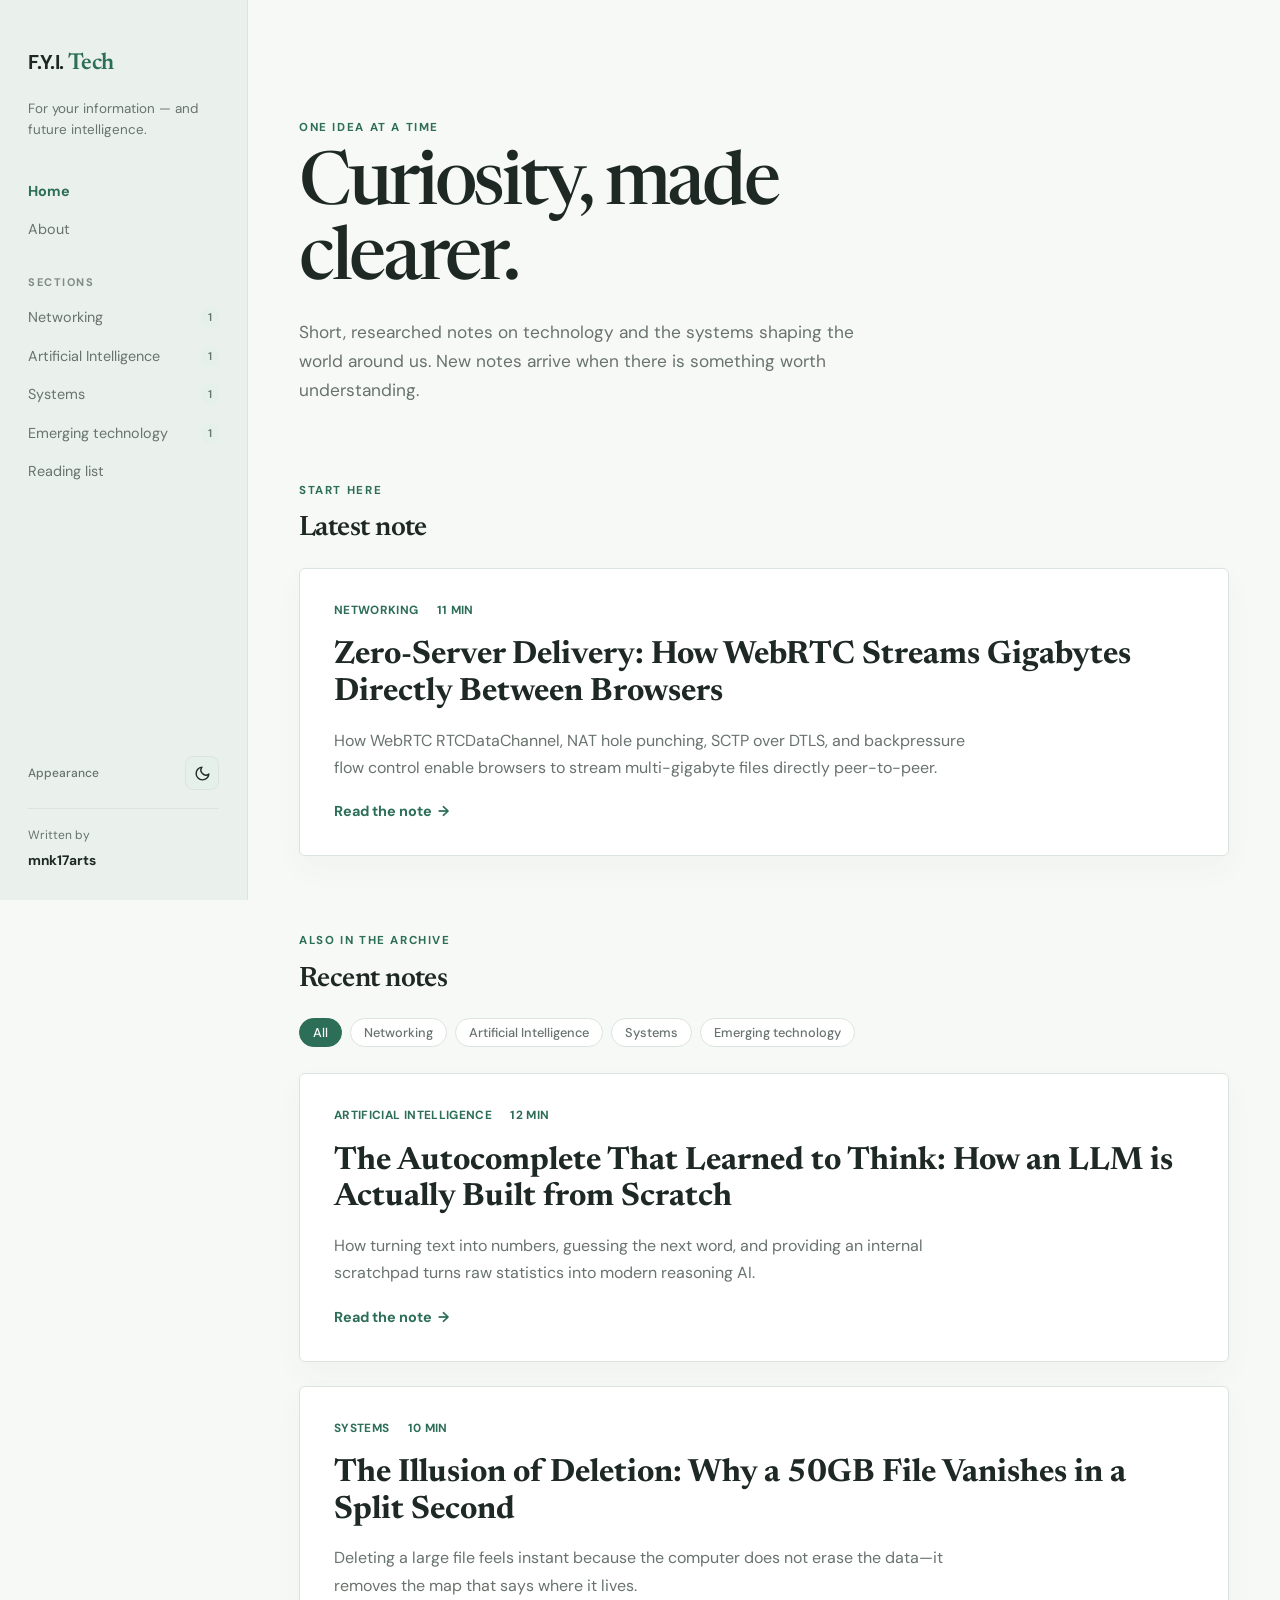
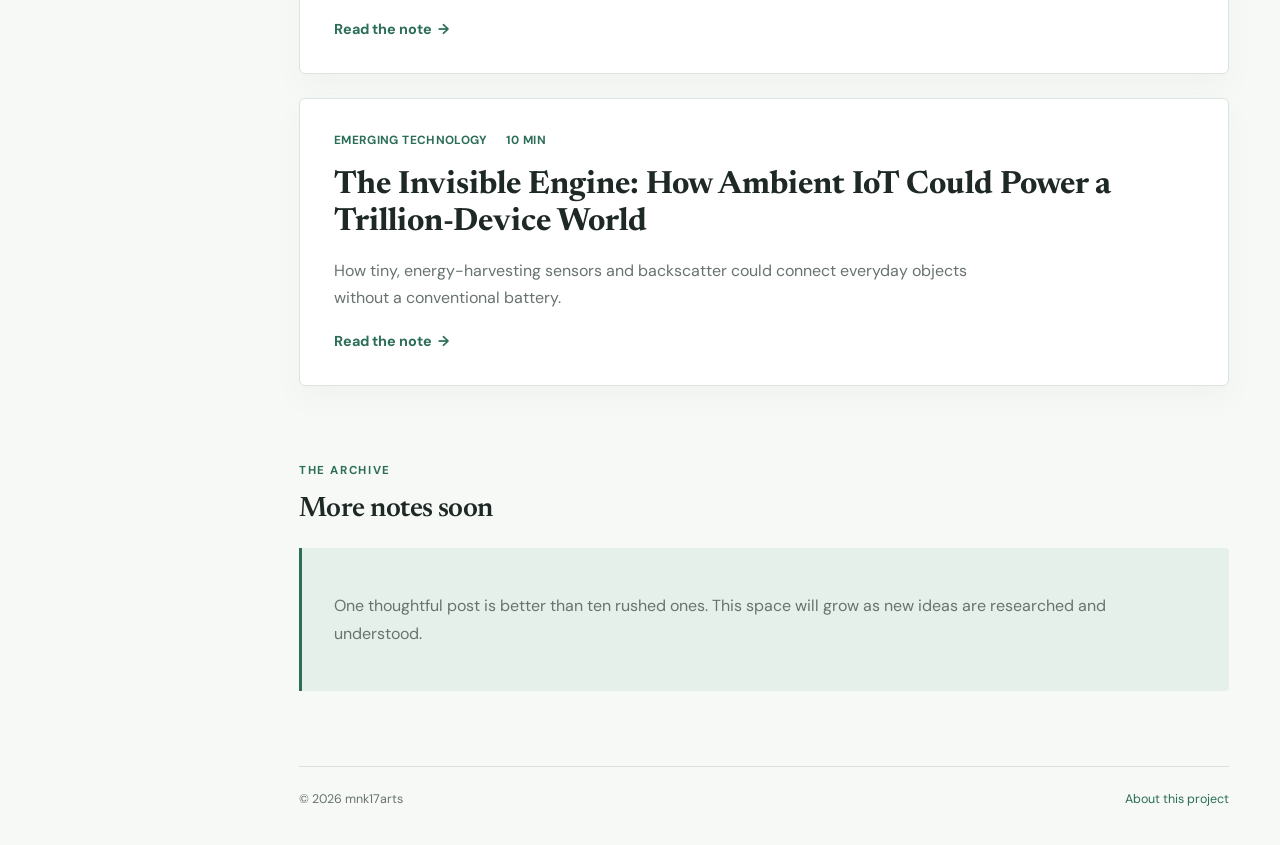
<file: index.html>
<!doctype html>
<html lang="en">
<head>
  <meta charset="utf-8">
  <meta name="viewport" content="width=device-width, initial-scale=1">
  <title>F.Y.I. — Notes on technology, systems, and ideas</title>
  <meta name="description" content="F.Y.I. is a personal publication about software systems, emerging technology, and the concepts worth understanding slowly.">
  <link rel="canonical" href="https://mnk17arts.github.io/my-blogs/">
  <link rel="icon" type="image/svg+xml" href="favicon.svg">

  <!-- OpenGraph Social Metadata -->
  <meta property="og:site_name" content="F.Y.I.">
  <meta property="og:type" content="website">
  <meta property="og:title" content="F.Y.I. — Notes on technology, systems, and ideas">
  <meta property="og:description" content="F.Y.I. is a personal publication exploring software systems, computer architecture, and emerging technology.">
  <meta property="og:url" content="https://mnk17arts.github.io/my-blogs/">
  <meta property="og:image" content="https://mnk17arts.github.io/my-blogs/assets/og-cover.jpg">
  <meta property="og:image:width" content="1200">
  <meta property="og:image:height" content="675">
  <meta property="og:image:alt" content="F.Y.I. Tech Journal Cover">

  <!-- Twitter / X Card Metadata -->
  <meta name="twitter:card" content="summary_large_image">
  <meta name="twitter:title" content="F.Y.I. — Notes on technology, systems, and ideas">
  <meta name="twitter:description" content="F.Y.I. is a personal publication exploring software systems, computer architecture, and emerging technology.">
  <meta name="twitter:image" content="https://mnk17arts.github.io/my-blogs/assets/og-cover.jpg">

  <!-- Theme & Browser Color -->
  <meta name="theme-color" content="#2c6e57" media="(prefers-color-scheme: light)">
  <meta name="theme-color" content="#0f1412" media="(prefers-color-scheme: dark)">

  <link rel="stylesheet" href="styles.css">
  <script>
    (function() {
      const saved = localStorage.getItem('fyi_theme');
      const prefersDark = window.matchMedia('(prefers-color-scheme: dark)').matches;
      if (saved === 'dark' || (!saved && prefersDark)) {
        document.documentElement.setAttribute('data-theme', 'dark');
      } else {
        document.documentElement.setAttribute('data-theme', 'light');
      }
    })();
  </script>
  <script defer src="script.js"></script>
</head>
<body>
  <a class="skip-link" href="#main-content">Skip to content</a>
  <header class="mobile-header">
    <a class="brand" href="index.html">F.Y.I. <span>Tech</span></a>
    <div class="mobile-header-actions">
      <button class="theme-toggle-btn" aria-label="Toggle theme" title="Toggle theme">
        <svg class="theme-icon-moon" viewBox="0 0 24 24"><path d="M21 12.79A9 9 0 1 1 11.21 3 7 7 0 0 0 21 12.79z"></path></svg>
        <svg class="theme-icon-sun" viewBox="0 0 24 24"><circle cx="12" cy="12" r="5"></circle><line x1="12" y1="1" x2="12" y2="3"></line><line x1="12" y1="21" x2="12" y2="23"></line><line x1="4.22" y1="4.22" x2="5.64" y2="5.64"></line><line x1="18.36" y1="18.36" x2="19.78" y2="19.78"></line><line x1="1" y1="12" x2="3" y2="12"></line><line x1="21" y1="12" x2="23" y2="12"></line><line x1="4.22" y1="19.78" x2="5.64" y2="18.36"></line><line x1="18.36" y1="5.64" x2="19.78" y2="4.22"></line></svg>
      </button>
      <button class="menu-toggle" aria-expanded="false" aria-controls="site-nav">Menu</button>
    </div>
  </header>

  <aside class="sidebar" id="site-nav">
    <a class="brand desktop-brand" href="index.html">F.Y.I. <span>Tech</span></a>
    <p class="tagline">For your information — and future intelligence.</p>
    <nav aria-label="Primary navigation">
      <a class="nav-link active" href="index.html">Home</a>
      <a class="nav-link" href="about.html">About</a>
      <p class="nav-label">Sections</p>
      <div id="nav-sections">
        <a class="nav-link" href="posts/deletion-illusion.html"><span>Systems</span><span class="nav-count">1</span></a>
        <a class="nav-link" href="posts/ambient-iot.html"><span>Emerging technology</span><span class="nav-count">1</span></a>
      </div>
      <a class="nav-link" href="#reading-list">Reading list</a>
    </nav>

    <div class="theme-toggle-row">
      <span class="theme-toggle-label">Appearance</span>
      <button class="theme-toggle-btn" aria-label="Toggle theme" title="Toggle theme">
        <svg class="theme-icon-moon" viewBox="0 0 24 24"><path d="M21 12.79A9 9 0 1 1 11.21 3 7 7 0 0 0 21 12.79z"></path></svg>
        <svg class="theme-icon-sun" viewBox="0 0 24 24"><circle cx="12" cy="12" r="5"></circle><line x1="12" y1="1" x2="12" y2="3"></line><line x1="12" y1="21" x2="12" y2="23"></line><line x1="4.22" y1="4.22" x2="5.64" y2="5.64"></line><line x1="18.36" y1="18.36" x2="19.78" y2="19.78"></line><line x1="1" y1="12" x2="3" y2="12"></line><line x1="21" y1="12" x2="23" y2="12"></line><line x1="4.22" y1="19.78" x2="5.64" y2="18.36"></line><line x1="18.36" y1="5.64" x2="19.78" y2="4.22"></line></svg>
      </button>
    </div>

    <div class="sidebar-footer"><span>Written by</span><strong>mnk17arts</strong></div>
  </aside>

  <main id="main-content" class="content-wrap">
    <section class="hero" aria-labelledby="intro-title">
      <p class="eyebrow">One idea at a time</p>
      <h1 id="intro-title">Curiosity, made clearer.</h1>
      <p class="hero-copy">Short, researched notes on technology and the systems shaping the world around us. New notes arrive when there is something worth understanding.</p>
    </section>

    <section class="section-block" aria-labelledby="latest-title">
      <div class="section-heading"><p class="eyebrow">Start here</p><h2 id="latest-title">Latest note</h2></div>
      <div id="latest-note-container">
        <article class="featured-card">
          <div class="card-meta"><span>Systems</span><span>10 min read</span></div>
          <h3><a href="posts/deletion-illusion.html">The Illusion of Deletion: Why a 50GB File Vanishes in a Split Second</a></h3>
          <p>Deleting a large file feels instant because the computer does not erase the data—it removes the map that says where it lives.</p>
          <a class="text-link" href="posts/deletion-illusion.html">Read the note <span aria-hidden="true">&rarr;</span></a>
        </article>
      </div>
    </section>

    <section class="section-block" aria-labelledby="recent-title">
      <div class="section-heading"><p class="eyebrow">Also in the archive</p><h2 id="recent-title">Recent notes</h2></div>
      <div id="category-filters" class="category-pills"></div>
      <div id="recent-notes-container" class="recent-cards-list">
        <article class="featured-card">
          <div class="card-meta"><span>Emerging technology</span><span>10 min read</span></div>
          <h3><a href="posts/ambient-iot.html">The Invisible Engine: How Ambient IoT Could Power a Trillion-Device World</a></h3>
          <p>How tiny, energy-harvesting sensors and backscatter could connect everyday objects without a conventional battery.</p>
          <a class="text-link" href="posts/ambient-iot.html">Read the note <span aria-hidden="true">&rarr;</span></a>
        </article>
      </div>
    </section>

    <section class="section-block" id="reading-list" aria-labelledby="archive-title">
      <div class="section-heading"><p class="eyebrow">The archive</p><h2 id="archive-title">More notes soon</h2></div>
      <div class="empty-state"><p>One thoughtful post is better than ten rushed ones. This space will grow as new ideas are researched and understood.</p></div>
    </section>

    <footer class="site-footer"><span>&copy; 2026 mnk17arts</span><a href="about.html">About this project</a></footer>
  </main>
</body>
</html>
</file>
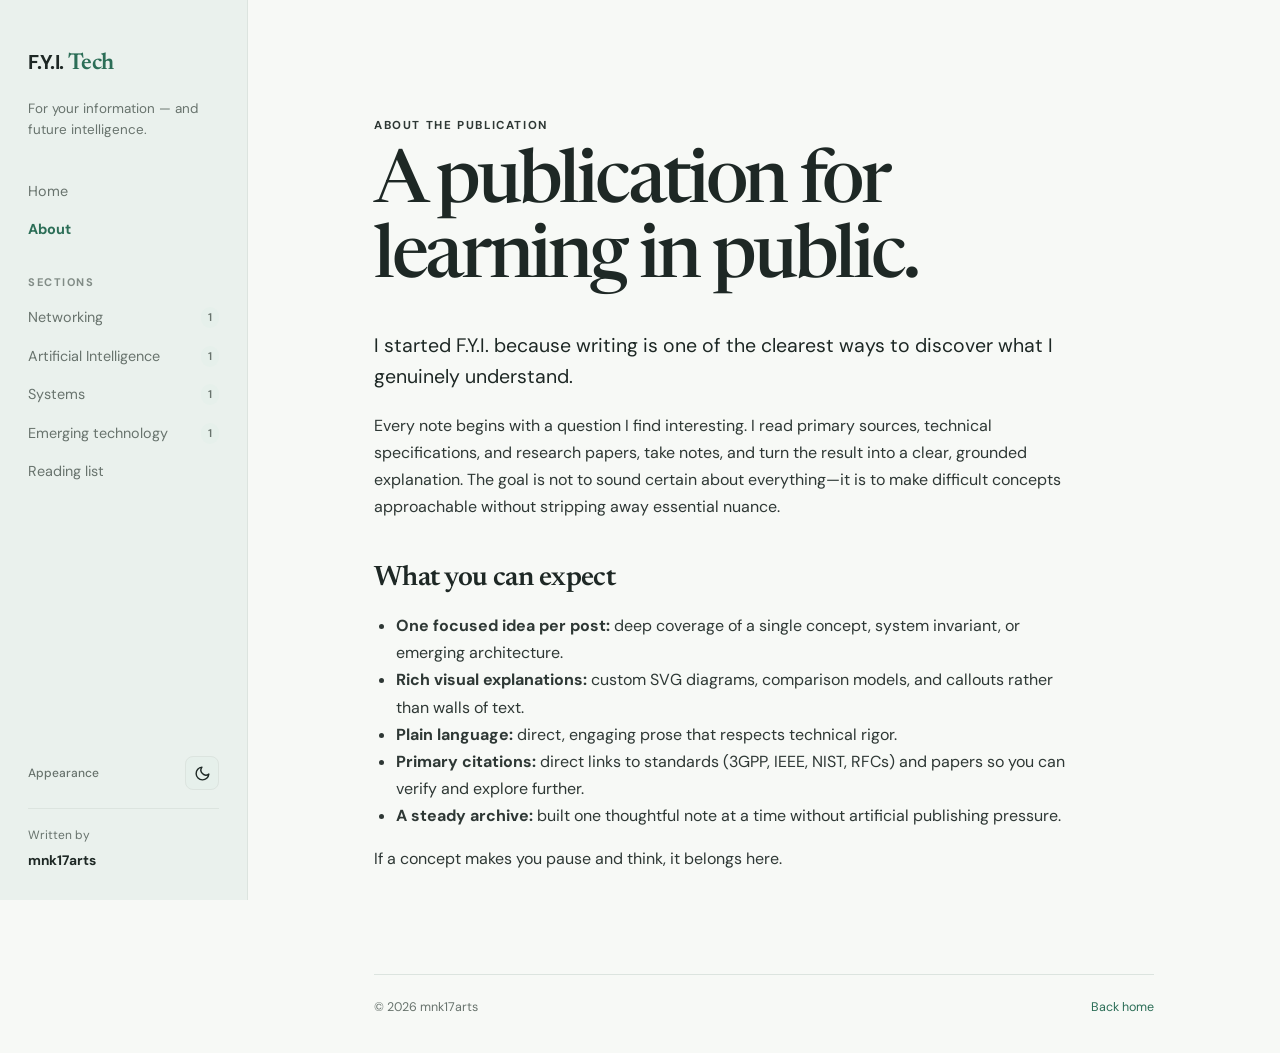
<file: about.html>
<!doctype html>
<html lang="en">
<head>
  <meta charset="utf-8">
  <meta name="viewport" content="width=device-width, initial-scale=1">
  <title>About — F.Y.I.</title>
  <meta name="description" content="About F.Y.I., a personal publication for understanding technology and systems through research and writing.">
  <link rel="canonical" href="https://mnk17arts.github.io/my-blogs/about.html">
  <link rel="icon" type="image/svg+xml" href="favicon.svg">

  <!-- OpenGraph Social Metadata -->
  <meta property="og:site_name" content="F.Y.I.">
  <meta property="og:type" content="website">
  <meta property="og:title" content="About — F.Y.I.">
  <meta property="og:description" content="About F.Y.I., a personal publication for understanding technology, computer systems, and architecture slowly.">
  <meta property="og:url" content="https://mnk17arts.github.io/my-blogs/about.html">
  <meta property="og:image" content="https://mnk17arts.github.io/my-blogs/assets/og-cover.jpg">
  <meta property="og:image:width" content="1200">
  <meta property="og:image:height" content="675">
  <meta property="og:image:alt" content="About F.Y.I. Publication">

  <!-- Twitter / X Card Metadata -->
  <meta name="twitter:card" content="summary_large_image">
  <meta name="twitter:title" content="About — F.Y.I.">
  <meta name="twitter:description" content="About F.Y.I., a personal publication for understanding technology, computer systems, and architecture slowly.">
  <meta name="twitter:image" content="https://mnk17arts.github.io/my-blogs/assets/og-cover.jpg">

  <!-- Theme & Browser Color -->
  <meta name="theme-color" content="#2c6e57" media="(prefers-color-scheme: light)">
  <meta name="theme-color" content="#0f1412" media="(prefers-color-scheme: dark)">

  <link rel="stylesheet" href="styles.css">
  <script>
    (function() {
      const saved = localStorage.getItem('fyi_theme');
      const prefersDark = window.matchMedia('(prefers-color-scheme: dark)').matches;
      if (saved === 'dark' || (!saved && prefersDark)) {
        document.documentElement.setAttribute('data-theme', 'dark');
      } else {
        document.documentElement.setAttribute('data-theme', 'light');
      }
    })();
  </script>
  <script defer src="script.js"></script>
</head>
<body>
  <a class="skip-link" href="#main-content">Skip to content</a>
  <header class="mobile-header">
    <a class="brand" href="index.html">F.Y.I. <span>Tech</span></a>
    <div class="mobile-header-actions">
      <button class="theme-toggle-btn" aria-label="Toggle theme" title="Toggle theme">
        <svg class="theme-icon-moon" viewBox="0 0 24 24"><path d="M21 12.79A9 9 0 1 1 11.21 3 7 7 0 0 0 21 12.79z"></path></svg>
        <svg class="theme-icon-sun" viewBox="0 0 24 24"><circle cx="12" cy="12" r="5"></circle><line x1="12" y1="1" x2="12" y2="3"></line><line x1="12" y1="21" x2="12" y2="23"></line><line x1="4.22" y1="4.22" x2="5.64" y2="5.64"></line><line x1="18.36" y1="18.36" x2="19.78" y2="19.78"></line><line x1="1" y1="12" x2="3" y2="12"></line><line x1="21" y1="12" x2="23" y2="12"></line><line x1="4.22" y1="19.78" x2="5.64" y2="18.36"></line><line x1="18.36" y1="5.64" x2="19.78" y2="4.22"></line></svg>
      </button>
      <button class="menu-toggle" aria-expanded="false" aria-controls="site-nav">Menu</button>
    </div>
  </header>

  <aside class="sidebar" id="site-nav">
    <a class="brand desktop-brand" href="index.html">F.Y.I. <span>Tech</span></a>
    <p class="tagline">For your information — and future intelligence.</p>
    <nav aria-label="Primary navigation">
      <a class="nav-link" href="index.html">Home</a>
      <a class="nav-link active" href="about.html">About</a>
      <p class="nav-label">Sections</p>
      <div id="nav-sections">
        <a class="nav-link" href="posts/deletion-illusion.html"><span>Systems</span><span class="nav-count">1</span></a>
        <a class="nav-link" href="posts/ambient-iot.html"><span>Emerging technology</span><span class="nav-count">1</span></a>
      </div>
      <a class="nav-link" href="index.html#reading-list">Reading list</a>
    </nav>

    <div class="theme-toggle-row">
      <span class="theme-toggle-label">Appearance</span>
      <button class="theme-toggle-btn" aria-label="Toggle theme" title="Toggle theme">
        <svg class="theme-icon-moon" viewBox="0 0 24 24"><path d="M21 12.79A9 9 0 1 1 11.21 3 7 7 0 0 0 21 12.79z"></path></svg>
        <svg class="theme-icon-sun" viewBox="0 0 24 24"><circle cx="12" cy="12" r="5"></circle><line x1="12" y1="1" x2="12" y2="3"></line><line x1="12" y1="21" x2="12" y2="23"></line><line x1="4.22" y1="4.22" x2="5.64" y2="5.64"></line><line x1="18.36" y1="18.36" x2="19.78" y2="19.78"></line><line x1="1" y1="12" x2="3" y2="12"></line><line x1="21" y1="12" x2="23" y2="12"></line><line x1="4.22" y1="19.78" x2="5.64" y2="18.36"></line><line x1="18.36" y1="5.64" x2="19.78" y2="4.22"></line></svg>
      </button>
    </div>

    <div class="sidebar-footer"><span>Written by</span><strong>mnk17arts</strong></div>
  </aside>

  <main id="main-content" class="content-wrap narrow">
    <article class="page-article">
      <p class="eyebrow">About the publication</p>
      <h1>A publication for learning in public.</h1>
      <p class="lead">I started F.Y.I. because writing is one of the clearest ways to discover what I genuinely understand.</p>
      <p>Every note begins with a question I find interesting. I read primary sources, technical specifications, and research papers, take notes, and turn the result into a clear, grounded explanation. The goal is not to sound certain about everything—it is to make difficult concepts approachable without stripping away essential nuance.</p>
      <h2>What you can expect</h2>
      <ul>
        <li><strong>One focused idea per post:</strong> deep coverage of a single concept, system invariant, or emerging architecture.</li>
        <li><strong>Rich visual explanations:</strong> custom SVG diagrams, comparison models, and callouts rather than walls of text.</li>
        <li><strong>Plain language:</strong> direct, engaging prose that respects technical rigor.</li>
        <li><strong>Primary citations:</strong> direct links to standards (3GPP, IEEE, NIST, RFCs) and papers so you can verify and explore further.</li>
        <li><strong>A steady archive:</strong> built one thoughtful note at a time without artificial publishing pressure.</li>
      </ul>
      <p>If a concept makes you pause and think, it belongs here.</p>
    </article>
    <footer class="site-footer">
      <span>&copy; 2026 mnk17arts</span>
      <a href="index.html">Back home</a>
    </footer>
  </main>
</body>
</html>
</file>
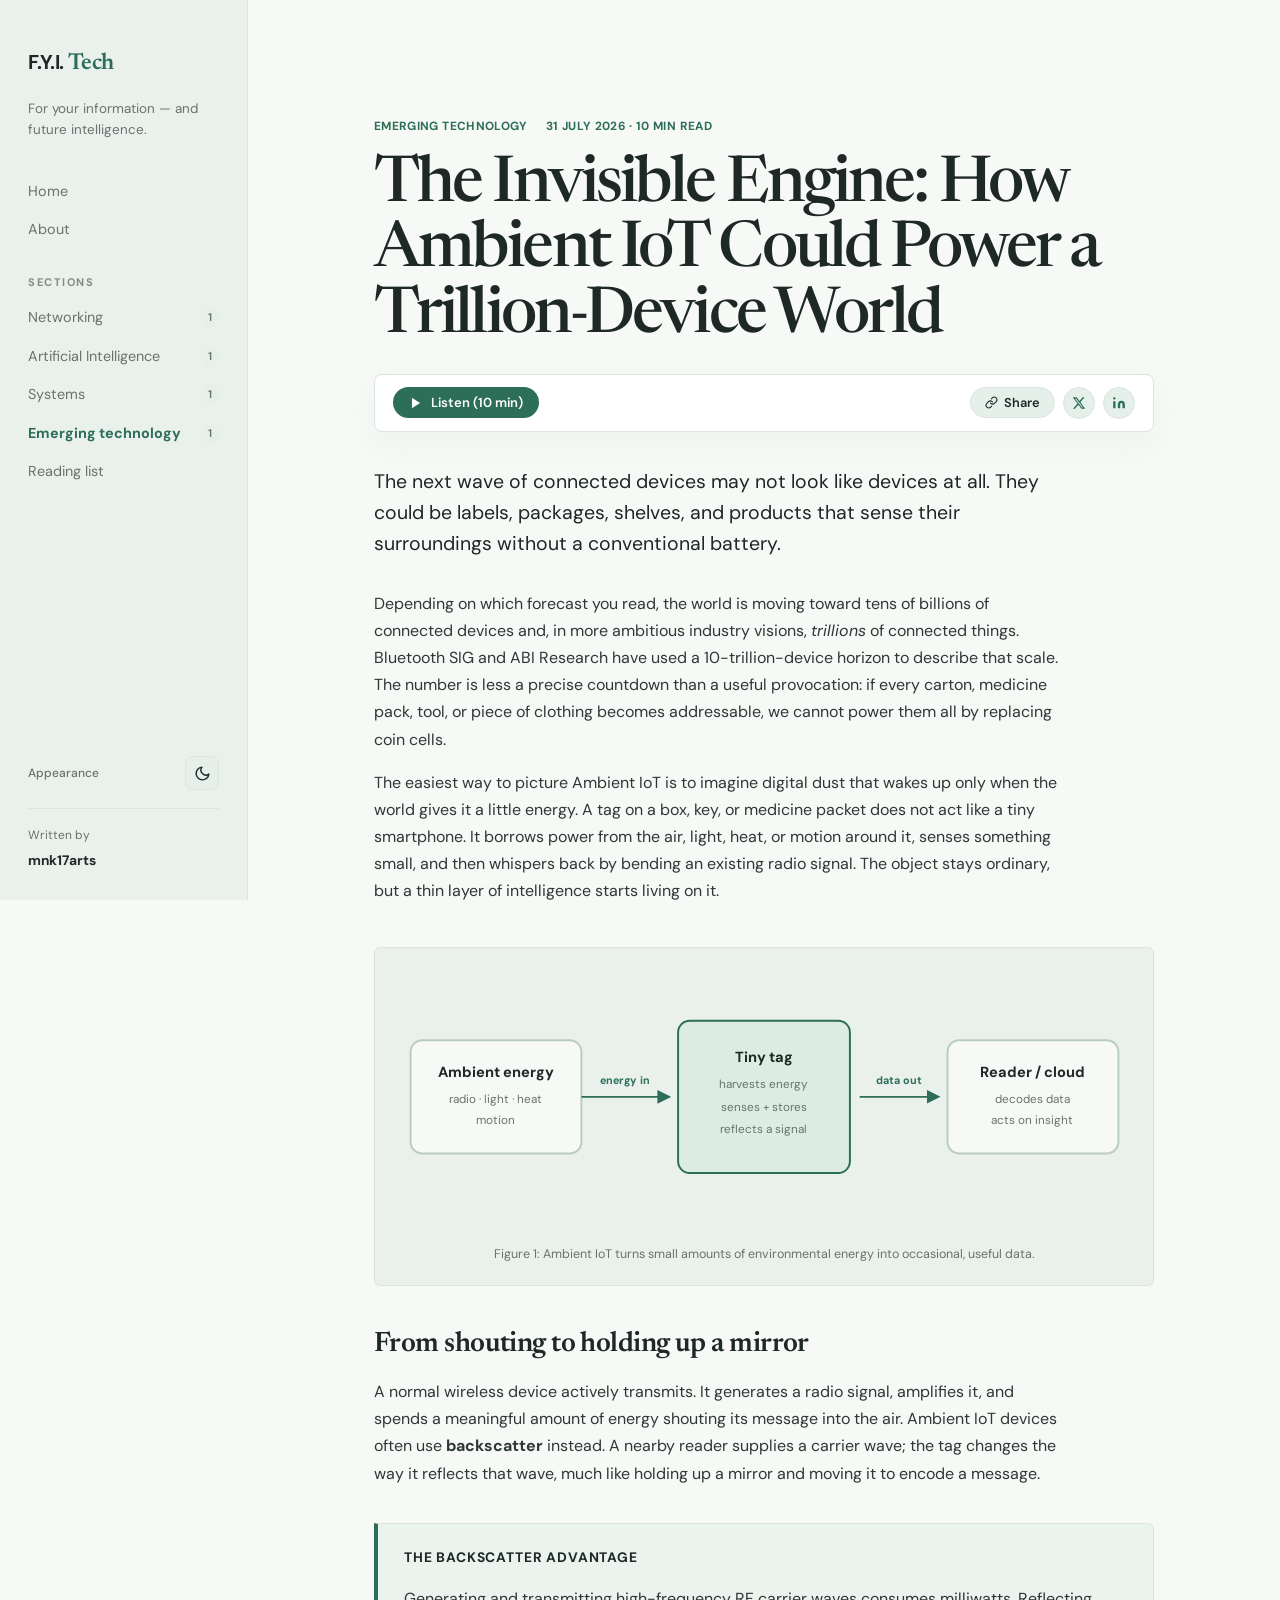
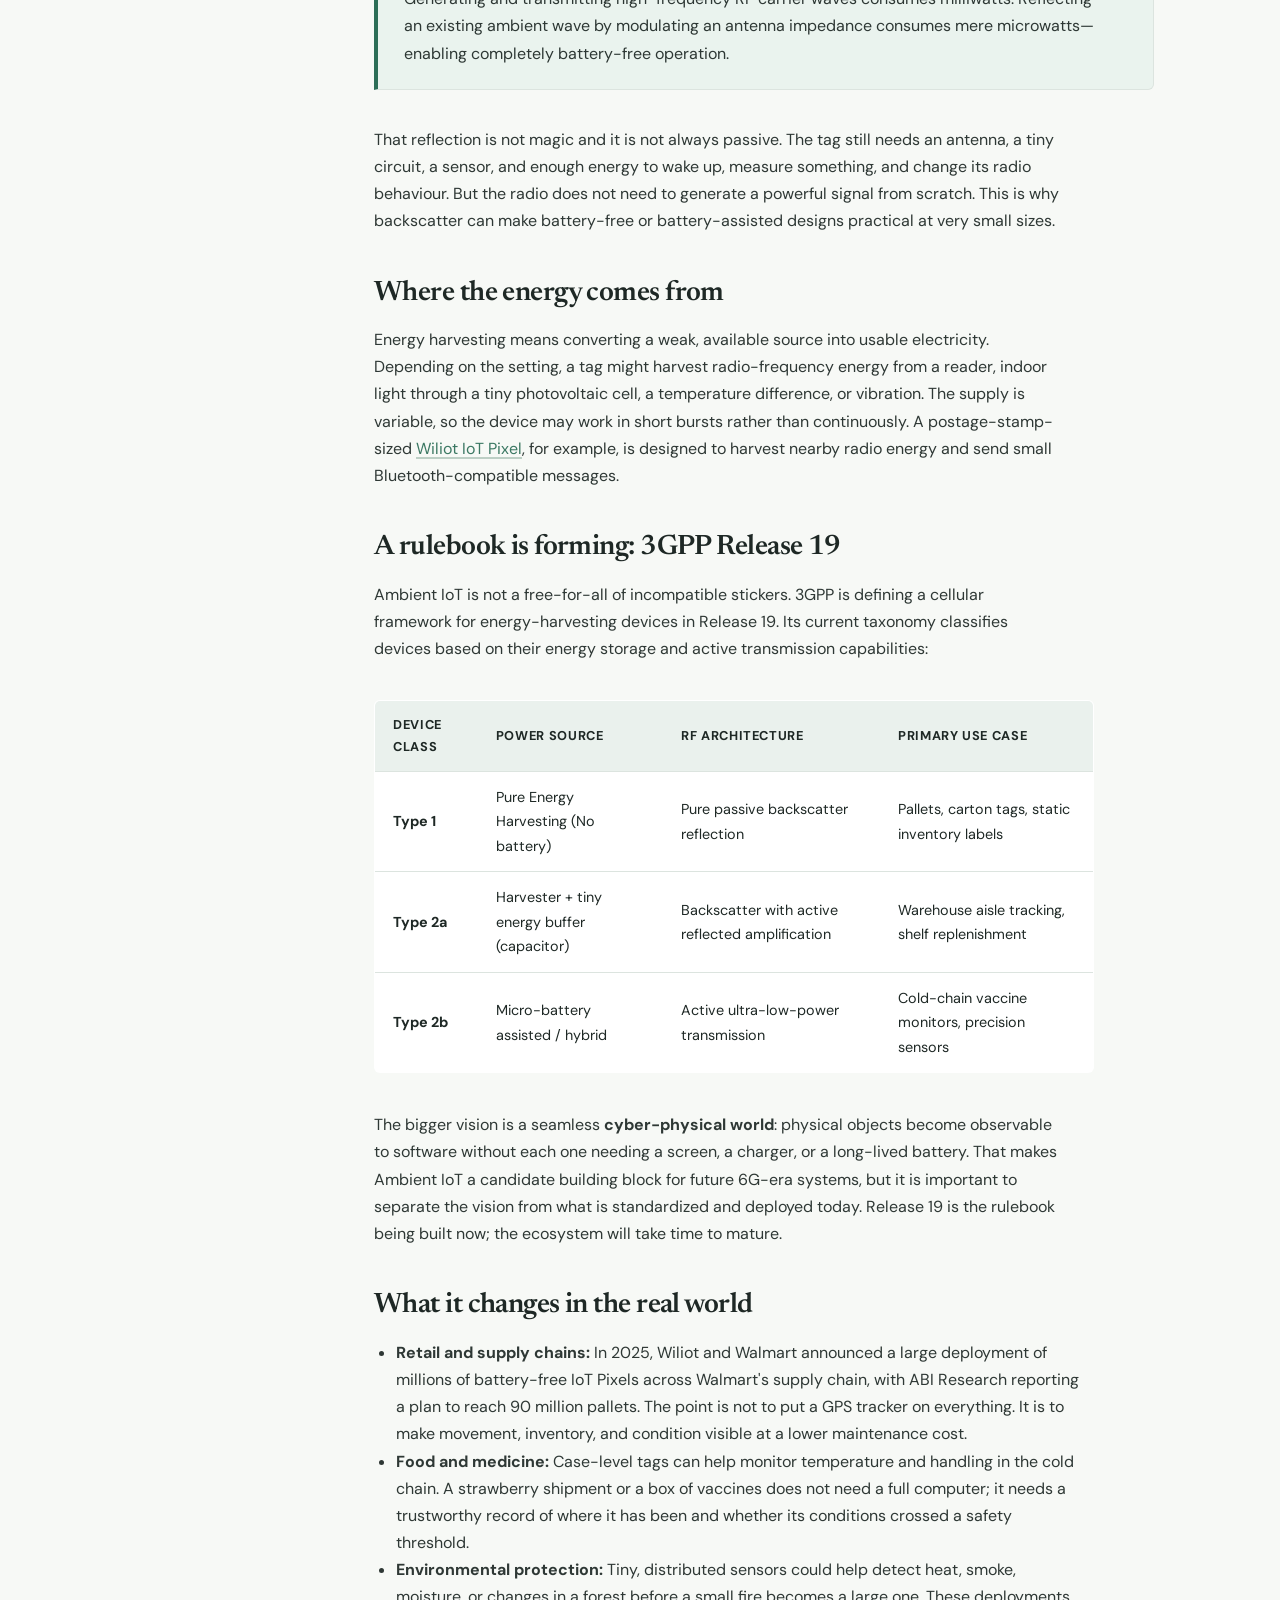
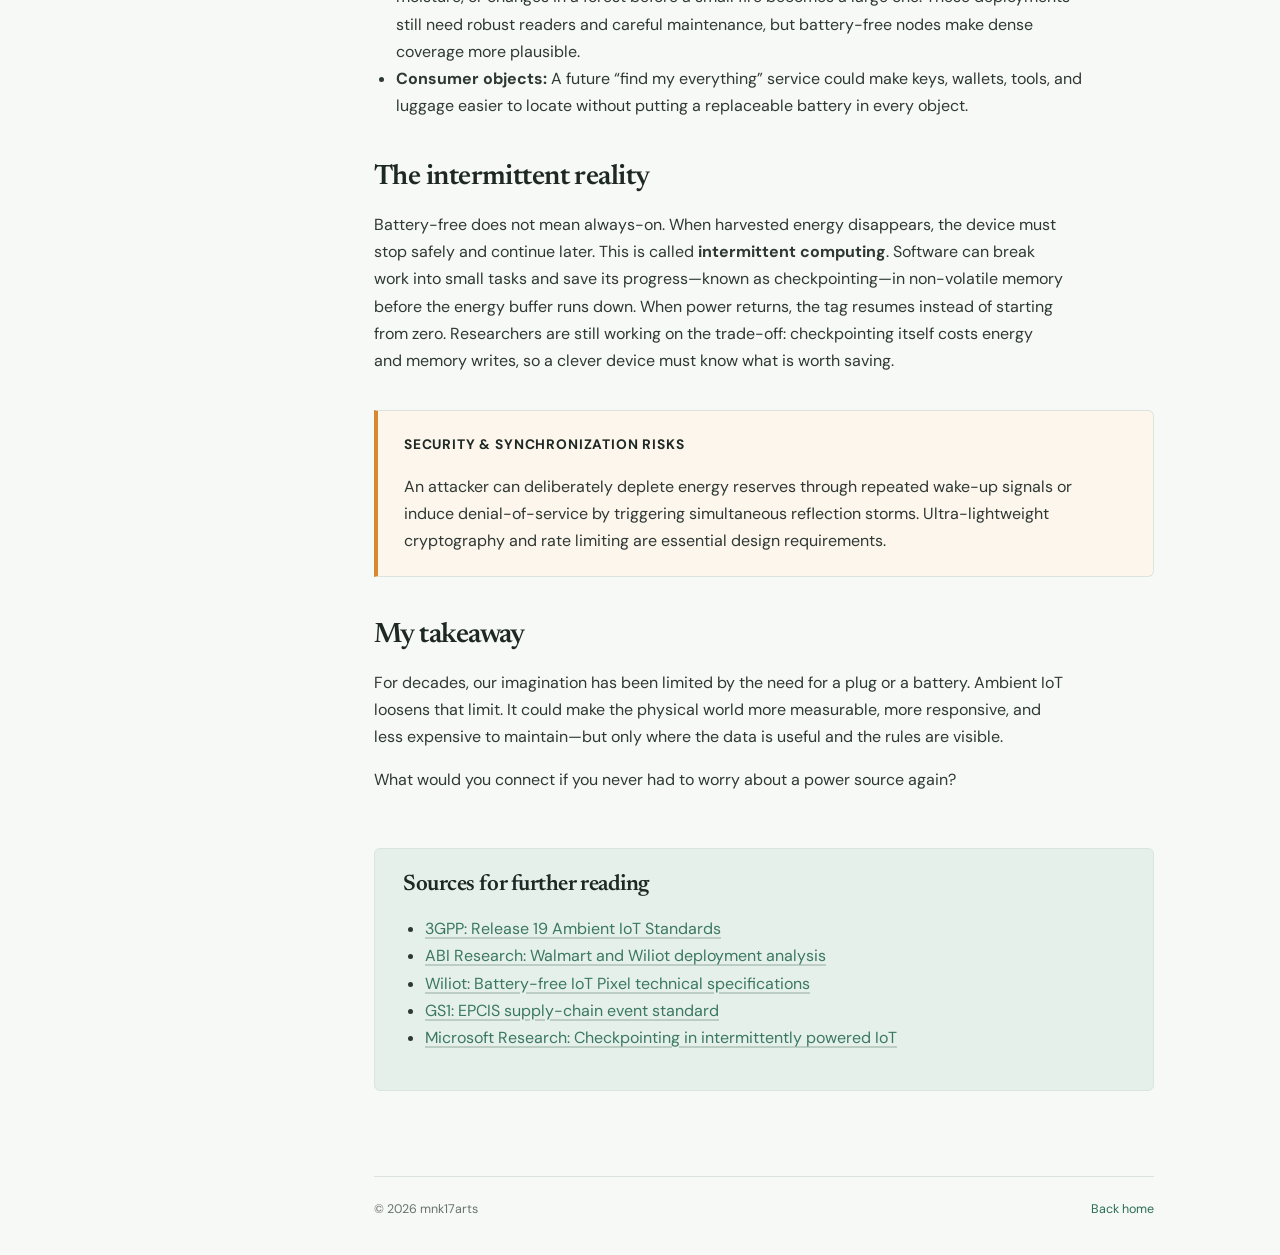
<file: posts/ambient-iot.html>
<!doctype html>
<html lang="en">
<head>
  <meta charset="utf-8">
  <meta name="viewport" content="width=device-width, initial-scale=1">
  <title>The Invisible Engine: How Ambient IoT Could Power a Trillion-Device World — F.Y.I.</title>
  <meta name="description" content="Ambient IoT explained: how battery-free devices harvest energy, use backscatter, fit into 3GPP standards, and change supply chains, retail, and the physical world.">
  <link rel="canonical" href="https://mnk17arts.github.io/my-blogs/posts/ambient-iot.html">
  <link rel="icon" type="image/svg+xml" href="../favicon.svg">

  <!-- OpenGraph Social Metadata -->
  <meta property="og:site_name" content="F.Y.I.">
  <meta property="og:type" content="article">
  <meta property="og:title" content="The Invisible Engine: How Ambient IoT Could Power a Trillion-Device World">
  <meta property="og:description" content="Ambient IoT explained: how battery-free devices harvest energy, use backscatter, fit into 3GPP standards, and change supply chains, retail, and the physical world.">
  <meta property="og:url" content="https://mnk17arts.github.io/my-blogs/posts/ambient-iot.html">
  <meta property="og:image" content="https://mnk17arts.github.io/my-blogs/assets/og-cover.jpg">
  <meta property="og:image:width" content="1200">
  <meta property="og:image:height" content="675">
  <meta property="og:image:alt" content="Ambient IoT Architecture">

  <!-- Twitter / X Card Metadata -->
  <meta name="twitter:card" content="summary_large_image">
  <meta name="twitter:title" content="The Invisible Engine: How Ambient IoT Could Power a Trillion-Device World">
  <meta name="twitter:description" content="Ambient IoT explained: how battery-free devices harvest energy, use backscatter, fit into 3GPP standards, and change supply chains, retail, and the physical world.">
  <meta name="twitter:image" content="https://mnk17arts.github.io/my-blogs/assets/og-cover.jpg">

  <!-- Theme & Browser Color -->
  <meta name="theme-color" content="#2c6e57" media="(prefers-color-scheme: light)">
  <meta name="theme-color" content="#0f1412" media="(prefers-color-scheme: dark)">

  <link rel="stylesheet" href="../styles.css">
  <script>
    (function() {
      const saved = localStorage.getItem('fyi_theme');
      const prefersDark = window.matchMedia('(prefers-color-scheme: dark)').matches;
      if (saved === 'dark' || (!saved && prefersDark)) {
        document.documentElement.setAttribute('data-theme', 'dark');
      } else {
        document.documentElement.setAttribute('data-theme', 'light');
      }
    })();
  </script>
  <script defer src="../script.js"></script>
</head>
<body>
  <a class="skip-link" href="#main-content">Skip to content</a>
  <header class="mobile-header">
    <a class="brand" href="../index.html">F.Y.I. <span>Tech</span></a>
    <div class="mobile-header-actions">
      <button class="theme-toggle-btn" aria-label="Toggle theme" title="Toggle theme">
        <svg class="theme-icon-moon" viewBox="0 0 24 24"><path d="M21 12.79A9 9 0 1 1 11.21 3 7 7 0 0 0 21 12.79z"></path></svg>
        <svg class="theme-icon-sun" viewBox="0 0 24 24"><circle cx="12" cy="12" r="5"></circle><line x1="12" y1="1" x2="12" y2="3"></line><line x1="12" y1="21" x2="12" y2="23"></line><line x1="4.22" y1="4.22" x2="5.64" y2="5.64"></line><line x1="18.36" y1="18.36" x2="19.78" y2="19.78"></line><line x1="1" y1="12" x2="3" y2="12"></line><line x1="21" y1="12" x2="23" y2="12"></line><line x1="4.22" y1="19.78" x2="5.64" y2="18.36"></line><line x1="18.36" y1="5.64" x2="19.78" y2="4.22"></line></svg>
      </button>
      <button class="menu-toggle" aria-expanded="false" aria-controls="site-nav">Menu</button>
    </div>
  </header>
  <aside class="sidebar" id="site-nav">
    <a class="brand desktop-brand" href="../index.html">F.Y.I. <span>Tech</span></a>
    <p class="tagline">For your information — and future intelligence.</p>
    <nav aria-label="Primary navigation">
      <a class="nav-link" href="../index.html">Home</a>
      <a class="nav-link" href="../about.html">About</a>
      <p class="nav-label">Sections</p>
      <div id="nav-sections">
        <a class="nav-link" href="deletion-illusion.html"><span>Systems</span><span class="nav-count">1</span></a>
        <a class="nav-link active" href="ambient-iot.html"><span>Emerging technology</span><span class="nav-count">1</span></a>
      </div>
      <a class="nav-link" href="../index.html#reading-list">Reading list</a>
    </nav>

    <div class="theme-toggle-row">
      <span class="theme-toggle-label">Appearance</span>
      <button class="theme-toggle-btn" aria-label="Toggle theme" title="Toggle theme">
        <svg class="theme-icon-moon" viewBox="0 0 24 24"><path d="M21 12.79A9 9 0 1 1 11.21 3 7 7 0 0 0 21 12.79z"></path></svg>
        <svg class="theme-icon-sun" viewBox="0 0 24 24"><circle cx="12" cy="12" r="5"></circle><line x1="12" y1="1" x2="12" y2="3"></line><line x1="12" y1="21" x2="12" y2="23"></line><line x1="4.22" y1="4.22" x2="5.64" y2="5.64"></line><line x1="18.36" y1="18.36" x2="19.78" y2="19.78"></line><line x1="1" y1="12" x2="3" y2="12"></line><line x1="21" y1="12" x2="23" y2="12"></line><line x1="4.22" y1="19.78" x2="5.64" y2="18.36"></line><line x1="18.36" y1="5.64" x2="19.78" y2="4.22"></line></svg>
      </button>
    </div>

    <div class="sidebar-footer">
      <span>Written by</span>
      <strong>mnk17arts</strong>
    </div>
  </aside>

  <main id="main-content" class="content-wrap narrow">
    <article class="post">
      <div class="card-meta">
        <span>Emerging technology</span>
        <span>31 July 2026 &middot; 10 min read</span>
      </div>
      <h1>The Invisible Engine: How Ambient IoT Could Power a Trillion-Device World</h1>

      <!-- Article Toolbar: Audio Reader & Share -->
      <div class="article-toolbar">
        <div class="audio-group" id="audio-group">
          <button class="audio-play-btn" id="audio-play-btn" aria-label="Listen to this note">
            <svg class="icon-play" viewBox="0 0 24 24"><polygon points="5 3 19 12 5 21 5 3"></polygon></svg>
            <svg class="icon-pause" viewBox="0 0 24 24"><rect x="6" y="4" width="4" height="16"></rect><rect x="14" y="4" width="4" height="16"></rect></svg>
            <span id="audio-label">Listen (10 min)</span>
          </button>
          <div class="audio-controls" id="audio-controls">
            <button class="audio-speed-btn" id="audio-speed-btn" title="Playback speed">1.0x</button>
            <button class="audio-stop-btn" id="audio-stop-btn" title="Stop audio" aria-label="Stop audio">
              <svg viewBox="0 0 24 24"><rect x="6" y="6" width="12" height="12"></rect></svg>
            </button>
            <span class="audio-status" id="audio-status">Playing...</span>
          </div>
        </div>
        <div class="share-group">
          <button class="share-btn" id="share-copy-btn" title="Copy link" aria-label="Share note">
            <svg viewBox="0 0 24 24"><path d="M10 13a5 5 0 0 0 7.54.54l3-3a5 5 0 0 0-7.07-7.07l-1.72 1.71"></path><path d="M14 11a5 5 0 0 0-7.54-.54l-3 3a5 5 0 0 0 7.07 7.07l1.71-1.71"></path></svg>
            <span>Share</span>
          </button>
          <a class="share-icon-btn" id="share-x-btn" target="_blank" rel="noopener" title="Share on X" aria-label="Share on X">
            <svg viewBox="0 0 24 24"><path d="M18.244 2.25h3.308l-7.227 8.26 8.502 11.24H16.17l-5.214-6.817L4.99 21.75H1.68l7.73-8.835L1.254 2.25H8.08l4.713 6.231zm-1.161 17.52h1.833L7.084 4.126H5.117z"></path></svg>
          </a>
          <a class="share-icon-btn" id="share-li-btn" target="_blank" rel="noopener" title="Share on LinkedIn" aria-label="Share on LinkedIn">
            <svg viewBox="0 0 24 24"><path d="M16 8a6 6 0 0 1 6 6v7h-4v-7a2 2 0 0 0-2-2 2 2 0 0 0-2 2v7h-4v-7a6 6 0 0 1 6-6z"></path><rect x="2" y="9" width="4" height="12"></rect><circle cx="4" cy="4" r="2"></circle></svg>
          </a>
          <div class="share-toast" id="share-toast">Link copied!</div>
        </div>
      </div>

      <p class="lead">
        The next wave of connected devices may not look like devices at all. They could be labels, packages, shelves, and products that sense their surroundings without a conventional battery.
      </p>

      <p>
        Depending on which forecast you read, the world is moving toward tens of billions of connected devices and, in more ambitious industry visions, <em>trillions</em> of connected things. Bluetooth SIG and ABI Research have used a 10-trillion-device horizon to describe that scale. The number is less a precise countdown than a useful provocation: if every carton, medicine pack, tool, or piece of clothing becomes addressable, we cannot power them all by replacing coin cells.
      </p>

      <p>
        The easiest way to picture Ambient IoT is to imagine digital dust that wakes up only when the world gives it a little energy. A tag on a box, key, or medicine packet does not act like a tiny smartphone. It borrows power from the air, light, heat, or motion around it, senses something small, and then whispers back by bending an existing radio signal. The object stays ordinary, but a thin layer of intelligence starts living on it.
      </p>

      <figure class="post-diagram" aria-labelledby="diagram-caption">
        <svg viewBox="0 0 760 270" role="img" aria-label="A radio signal powers a small ambient IoT tag, which reflects data to a reader and then to the cloud">
          <defs>
            <marker id="arrow" viewBox="0 0 10 10" refX="8" refY="5" markerWidth="7" markerHeight="7" orient="auto-start-reverse">
              <path d="M 0 0 L 10 5 L 0 10 z" fill="currentColor"/>
            </marker>
          </defs>
          <rect x="18" y="74" width="175" height="116" rx="12" class="diagram-box"/>
          <text x="105" y="112" text-anchor="middle" class="diagram-title">Ambient energy</text>
          <text x="105" y="138" text-anchor="middle" class="diagram-label">radio · light · heat</text>
          <text x="105" y="160" text-anchor="middle" class="diagram-label">motion</text>

          <rect x="292" y="54" width="176" height="156" rx="12" class="diagram-box diagram-focus"/>
          <text x="380" y="96" text-anchor="middle" class="diagram-title">Tiny tag</text>
          <text x="380" y="123" text-anchor="middle" class="diagram-label">harvests energy</text>
          <text x="380" y="146" text-anchor="middle" class="diagram-label">senses + stores</text>
          <text x="380" y="169" text-anchor="middle" class="diagram-label">reflects a signal</text>

          <rect x="568" y="74" width="175" height="116" rx="12" class="diagram-box"/>
          <text x="655" y="112" text-anchor="middle" class="diagram-title">Reader / cloud</text>
          <text x="655" y="138" text-anchor="middle" class="diagram-label">decodes data</text>
          <text x="655" y="160" text-anchor="middle" class="diagram-label">acts on insight</text>

          <path d="M 193 132 H 282" class="diagram-arrow" marker-end="url(#arrow)" stroke="#2c6e57" stroke-width="2"/>
          <path d="M 478 132 H 558" class="diagram-arrow" marker-end="url(#arrow)" stroke="#2c6e57" stroke-width="2"/>
          <text x="238" y="119" text-anchor="middle" class="diagram-note">energy in</text>
          <text x="518" y="119" text-anchor="middle" class="diagram-note">data out</text>
        </svg>
        <figcaption id="diagram-caption">Figure 1: Ambient IoT turns small amounts of environmental energy into occasional, useful data.</figcaption>
      </figure>

      <h2>From shouting to holding up a mirror</h2>
      <p>
        A normal wireless device actively transmits. It generates a radio signal, amplifies it, and spends a meaningful amount of energy shouting its message into the air. Ambient IoT devices often use <strong>backscatter</strong> instead. A nearby reader supplies a carrier wave; the tag changes the way it reflects that wave, much like holding up a mirror and moving it to encode a message.
      </p>

      <aside class="callout-box info" aria-label="Key Concept">
        <div class="callout-title">The Backscatter Advantage</div>
        <p>Generating and transmitting high-frequency RF carrier waves consumes milliwatts. Reflecting an existing ambient wave by modulating an antenna impedance consumes mere microwatts—enabling completely battery-free operation.</p>
      </aside>

      <p>
        That reflection is not magic and it is not always passive. The tag still needs an antenna, a tiny circuit, a sensor, and enough energy to wake up, measure something, and change its radio behaviour. But the radio does not need to generate a powerful signal from scratch. This is why backscatter can make battery-free or battery-assisted designs practical at very small sizes.
      </p>

      <h2>Where the energy comes from</h2>
      <p>
        Energy harvesting means converting a weak, available source into usable electricity. Depending on the setting, a tag might harvest radio-frequency energy from a reader, indoor light through a tiny photovoltaic cell, a temperature difference, or vibration. The supply is variable, so the device may work in short bursts rather than continuously. A postage-stamp-sized <a href="https://www.wiliot.com/product/iot-pixels" rel="noopener" target="_blank">Wiliot IoT Pixel</a>, for example, is designed to harvest nearby radio energy and send small Bluetooth-compatible messages.
      </p>

      <h2>A rulebook is forming: 3GPP Release 19</h2>
      <p>
        Ambient IoT is not a free-for-all of incompatible stickers. 3GPP is defining a cellular framework for energy-harvesting devices in Release 19. Its current taxonomy classifies devices based on their energy storage and active transmission capabilities:
      </p>

      <div class="table-wrap">
        <table class="data-table">
          <thead>
            <tr>
              <th>Device Class</th>
              <th>Power Source</th>
              <th>RF Architecture</th>
              <th>Primary Use Case</th>
            </tr>
          </thead>
          <tbody>
            <tr>
              <td><strong>Type 1</strong></td>
              <td>Pure Energy Harvesting (No battery)</td>
              <td>Pure passive backscatter reflection</td>
              <td>Pallets, carton tags, static inventory labels</td>
            </tr>
            <tr>
              <td><strong>Type 2a</strong></td>
              <td>Harvester + tiny energy buffer (capacitor)</td>
              <td>Backscatter with active reflected amplification</td>
              <td>Warehouse aisle tracking, shelf replenishment</td>
            </tr>
            <tr>
              <td><strong>Type 2b</strong></td>
              <td>Micro-battery assisted / hybrid</td>
              <td>Active ultra-low-power transmission</td>
              <td>Cold-chain vaccine monitors, precision sensors</td>
            </tr>
          </tbody>
        </table>
      </div>

      <p>
        The bigger vision is a seamless <strong>cyber-physical world</strong>: physical objects become observable to software without each one needing a screen, a charger, or a long-lived battery. That makes Ambient IoT a candidate building block for future 6G-era systems, but it is important to separate the vision from what is standardized and deployed today. Release 19 is the rulebook being built now; the ecosystem will take time to mature.
      </p>

      <h2>What it changes in the real world</h2>
      <ul>
        <li><strong>Retail and supply chains:</strong> In 2025, Wiliot and Walmart announced a large deployment of millions of battery-free IoT Pixels across Walmart's supply chain, with ABI Research reporting a plan to reach 90 million pallets. The point is not to put a GPS tracker on everything. It is to make movement, inventory, and condition visible at a lower maintenance cost.</li>
        <li><strong>Food and medicine:</strong> Case-level tags can help monitor temperature and handling in the cold chain. A strawberry shipment or a box of vaccines does not need a full computer; it needs a trustworthy record of where it has been and whether its conditions crossed a safety threshold.</li>
        <li><strong>Environmental protection:</strong> Tiny, distributed sensors could help detect heat, smoke, moisture, or changes in a forest before a small fire becomes a large one. These deployments still need robust readers and careful maintenance, but battery-free nodes make dense coverage more plausible.</li>
        <li><strong>Consumer objects:</strong> A future “find my everything” service could make keys, wallets, tools, and luggage easier to locate without putting a replaceable battery in every object.</li>
      </ul>

      <h2>The intermittent reality</h2>
      <p>
        Battery-free does not mean always-on. When harvested energy disappears, the device must stop safely and continue later. This is called <strong>intermittent computing</strong>. Software can break work into small tasks and save its progress—known as checkpointing—in non-volatile memory before the energy buffer runs down. When power returns, the tag resumes instead of starting from zero. Researchers are still working on the trade-off: checkpointing itself costs energy and memory writes, so a clever device must know what is worth saving.
      </p>

      <aside class="callout-box warning" aria-label="Security Insight">
        <div class="callout-title">Security & Synchronization Risks</div>
        <p>An attacker can deliberately deplete energy reserves through repeated wake-up signals or induce denial-of-service by triggering simultaneous reflection storms. Ultra-lightweight cryptography and rate limiting are essential design requirements.</p>
      </aside>

      <h2>My takeaway</h2>
      <p>
        For decades, our imagination has been limited by the need for a plug or a battery. Ambient IoT loosens that limit. It could make the physical world more measurable, more responsive, and less expensive to maintain—but only where the data is useful and the rules are visible.
      </p>
      <p>What would you connect if you never had to worry about a power source again?</p>

      <div class="sources">
        <h2>Sources for further reading</h2>
        <ul>
          <li><a href="https://www.3gpp.org/technologies/rel19-aiot" rel="noopener" target="_blank">3GPP: Release 19 Ambient IoT Standards</a></li>
          <li><a href="https://www.abiresearch.com/market-research/insight/7787010-walmart-goes-full-steam-ahead-on-wiliot-hi" rel="noopener" target="_blank">ABI Research: Walmart and Wiliot deployment analysis</a></li>
          <li><a href="https://www.wiliot.com/product/iot-pixels" rel="noopener" target="_blank">Wiliot: Battery-free IoT Pixel technical specifications</a></li>
          <li><a href="https://www.gs1.org/standards/epcis" rel="noopener" target="_blank">GS1: EPCIS supply-chain event standard</a></li>
          <li><a href="https://www.microsoft.com/en-us/research/publication/chime-checkpointing-long-computations-on-intermittently-energized-iot-device/" rel="noopener" target="_blank">Microsoft Research: Checkpointing in intermittently powered IoT</a></li>
        </ul>
      </div>
    </article>

    <footer class="site-footer">
      <span>&copy; 2026 mnk17arts</span>
      <a href="../index.html">Back home</a>
    </footer>
  </main>
</body>
</html>
</file>
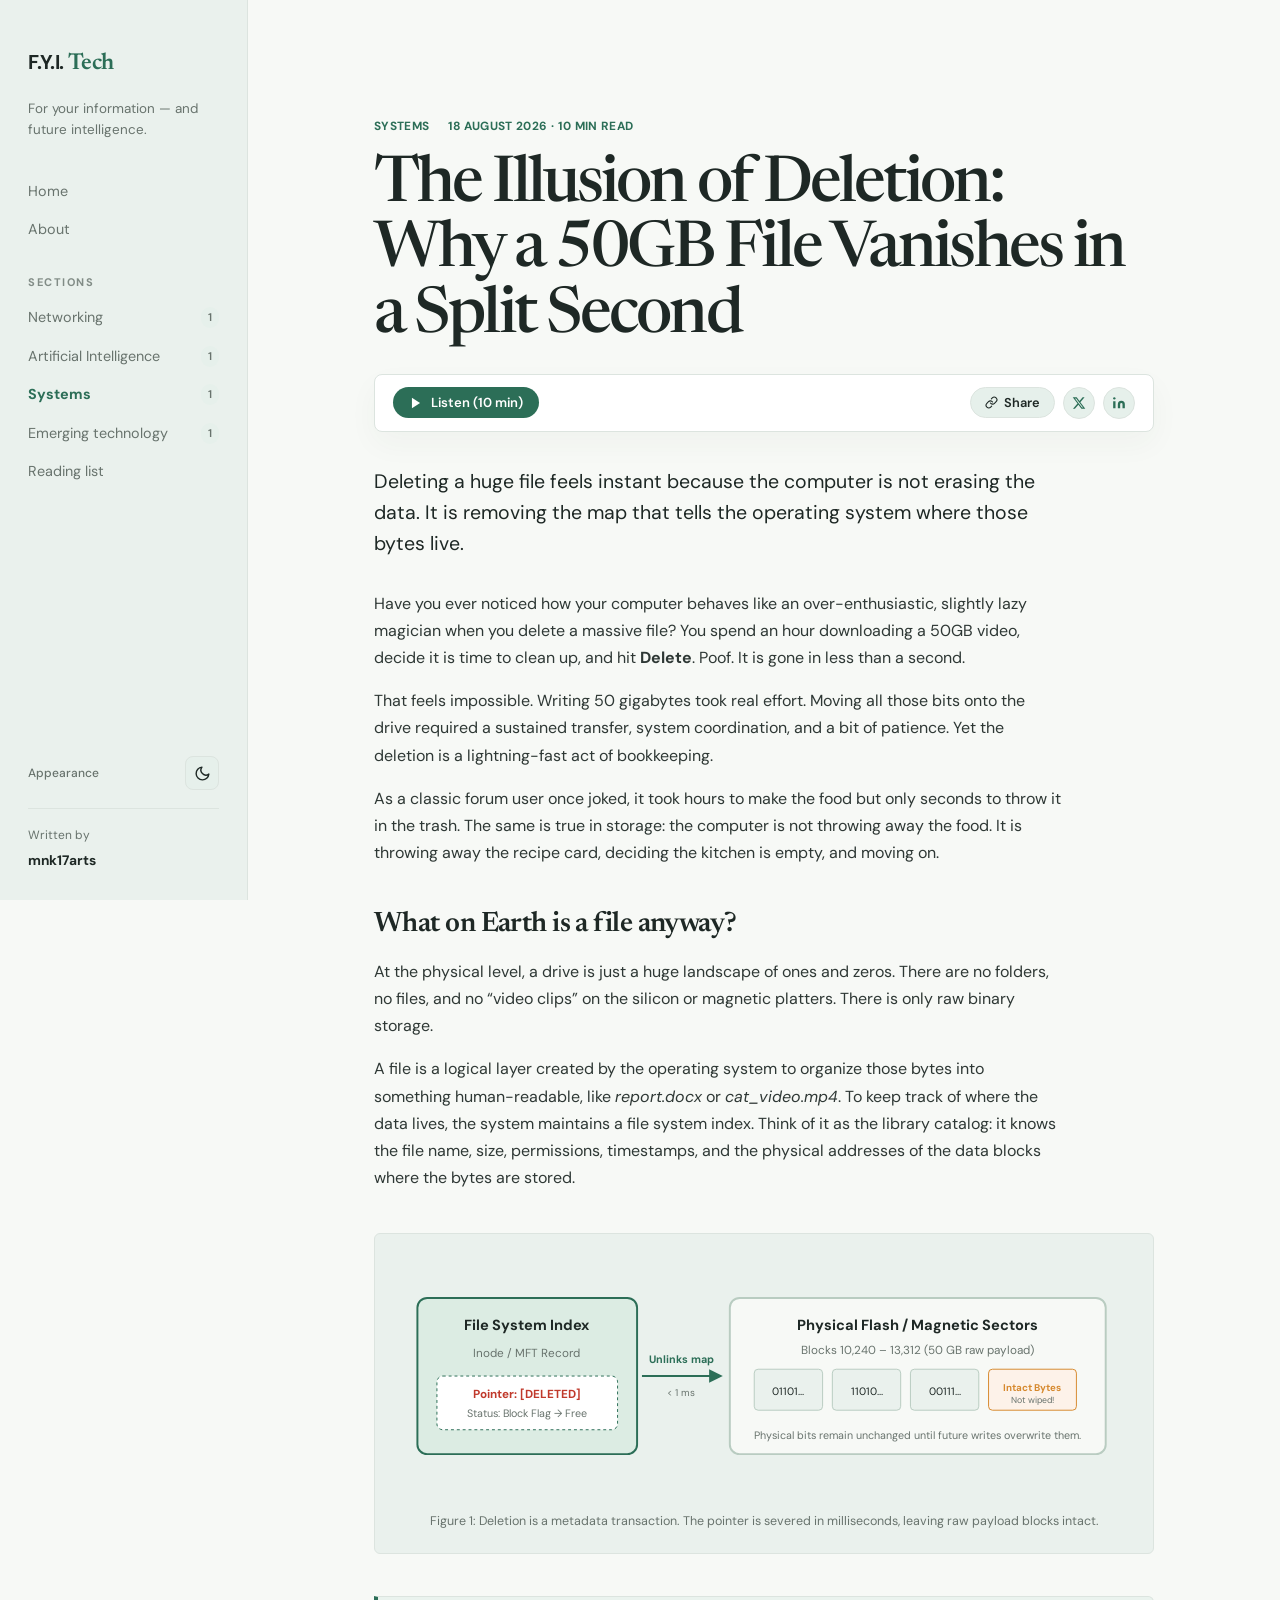
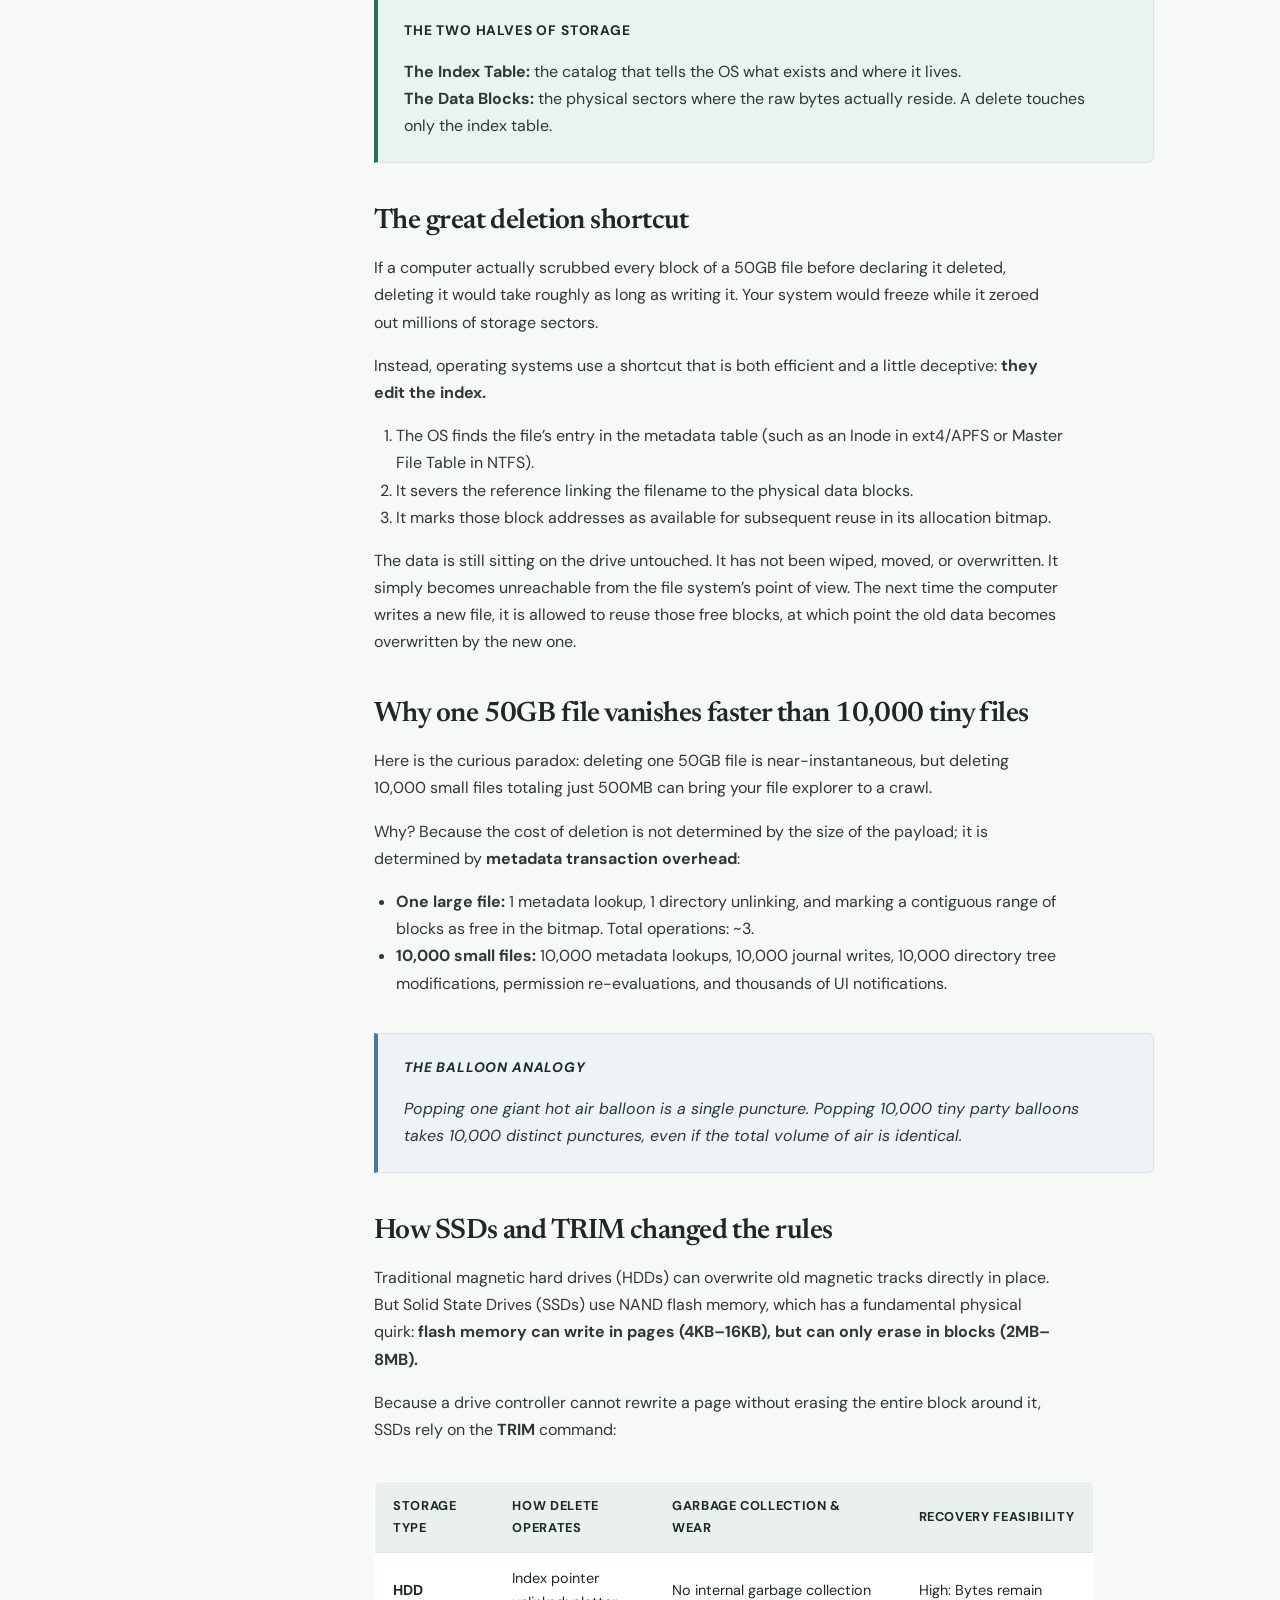
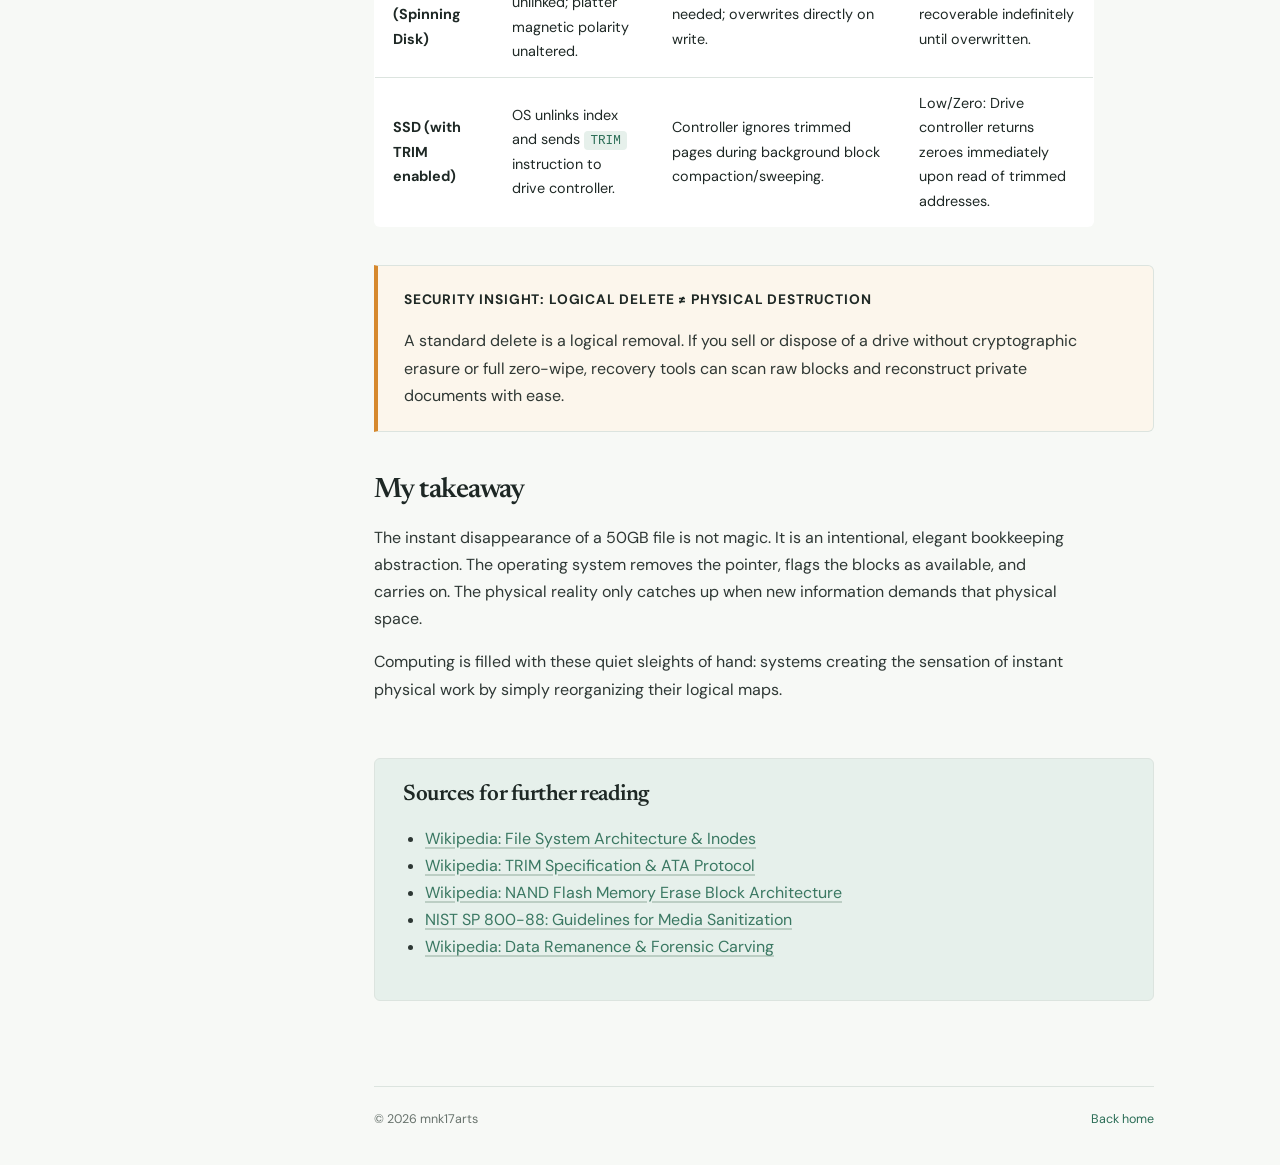
<file: posts/deletion-illusion.html>
<!doctype html>
<html lang="en">
<head>
  <meta charset="utf-8">
  <meta name="viewport" content="width=device-width, initial-scale=1">
  <title>The Illusion of Deletion: Why a 50GB File Vanishes in a Split Second — F.Y.I.</title>
  <meta name="description" content="Why deleting a large file feels instant, how file systems track data, and why deleted bytes can still be recovered until they are overwritten.">
  <link rel="canonical" href="https://mnk17arts.github.io/my-blogs/posts/deletion-illusion.html">
  <link rel="icon" type="image/svg+xml" href="../favicon.svg">

  <!-- OpenGraph Social Metadata -->
  <meta property="og:site_name" content="F.Y.I.">
  <meta property="og:type" content="article">
  <meta property="og:title" content="The Illusion of Deletion: Why a 50GB File Vanishes in a Split Second">
  <meta property="og:description" content="Why deleting a large file feels instant, how file systems track data, and why deleted bytes can still be recovered until they are overwritten.">
  <meta property="og:url" content="https://mnk17arts.github.io/my-blogs/posts/deletion-illusion.html">
  <meta property="og:image" content="https://mnk17arts.github.io/my-blogs/assets/og-cover.jpg">
  <meta property="og:image:width" content="1200">
  <meta property="og:image:height" content="675">
  <meta property="og:image:alt" content="File System Deletion Illusion">

  <!-- Twitter / X Card Metadata -->
  <meta name="twitter:card" content="summary_large_image">
  <meta name="twitter:title" content="The Illusion of Deletion: Why a 50GB File Vanishes in a Split Second">
  <meta name="twitter:description" content="Why deleting a large file feels instant, how file systems track data, and why deleted bytes can still be recovered until they are overwritten.">
  <meta name="twitter:image" content="https://mnk17arts.github.io/my-blogs/assets/og-cover.jpg">

  <!-- Theme & Browser Color -->
  <meta name="theme-color" content="#2c6e57" media="(prefers-color-scheme: light)">
  <meta name="theme-color" content="#0f1412" media="(prefers-color-scheme: dark)">

  <link rel="stylesheet" href="../styles.css">
  <script>
    (function() {
      const saved = localStorage.getItem('fyi_theme');
      const prefersDark = window.matchMedia('(prefers-color-scheme: dark)').matches;
      if (saved === 'dark' || (!saved && prefersDark)) {
        document.documentElement.setAttribute('data-theme', 'dark');
      } else {
        document.documentElement.setAttribute('data-theme', 'light');
      }
    })();
  </script>
  <script defer src="../script.js"></script>
</head>
<body>
  <a class="skip-link" href="#main-content">Skip to content</a>
  <header class="mobile-header">
    <a class="brand" href="../index.html">F.Y.I. <span>Tech</span></a>
    <div class="mobile-header-actions">
      <button class="theme-toggle-btn" aria-label="Toggle theme" title="Toggle theme">
        <svg class="theme-icon-moon" viewBox="0 0 24 24"><path d="M21 12.79A9 9 0 1 1 11.21 3 7 7 0 0 0 21 12.79z"></path></svg>
        <svg class="theme-icon-sun" viewBox="0 0 24 24"><circle cx="12" cy="12" r="5"></circle><line x1="12" y1="1" x2="12" y2="3"></line><line x1="12" y1="21" x2="12" y2="23"></line><line x1="4.22" y1="4.22" x2="5.64" y2="5.64"></line><line x1="18.36" y1="18.36" x2="19.78" y2="19.78"></line><line x1="1" y1="12" x2="3" y2="12"></line><line x1="21" y1="12" x2="23" y2="12"></line><line x1="4.22" y1="19.78" x2="5.64" y2="18.36"></line><line x1="18.36" y1="5.64" x2="19.78" y2="4.22"></line></svg>
      </button>
      <button class="menu-toggle" aria-expanded="false" aria-controls="site-nav">Menu</button>
    </div>
  </header>
  <aside class="sidebar" id="site-nav">
    <a class="brand desktop-brand" href="../index.html">F.Y.I. <span>Tech</span></a>
    <p class="tagline">For your information — and future intelligence.</p>
    <nav aria-label="Primary navigation">
      <a class="nav-link" href="../index.html">Home</a>
      <a class="nav-link" href="../about.html">About</a>
      <p class="nav-label">Sections</p>
      <div id="nav-sections">
        <a class="nav-link active" href="deletion-illusion.html"><span>Systems</span><span class="nav-count">1</span></a>
        <a class="nav-link" href="ambient-iot.html"><span>Emerging technology</span><span class="nav-count">1</span></a>
      </div>
      <a class="nav-link" href="../index.html#reading-list">Reading list</a>
    </nav>

    <div class="theme-toggle-row">
      <span class="theme-toggle-label">Appearance</span>
      <button class="theme-toggle-btn" aria-label="Toggle theme" title="Toggle theme">
        <svg class="theme-icon-moon" viewBox="0 0 24 24"><path d="M21 12.79A9 9 0 1 1 11.21 3 7 7 0 0 0 21 12.79z"></path></svg>
        <svg class="theme-icon-sun" viewBox="0 0 24 24"><circle cx="12" cy="12" r="5"></circle><line x1="12" y1="1" x2="12" y2="3"></line><line x1="12" y1="21" x2="12" y2="23"></line><line x1="4.22" y1="4.22" x2="5.64" y2="5.64"></line><line x1="18.36" y1="18.36" x2="19.78" y2="19.78"></line><line x1="1" y1="12" x2="3" y2="12"></line><line x1="21" y1="12" x2="23" y2="12"></line><line x1="4.22" y1="19.78" x2="5.64" y2="18.36"></line><line x1="18.36" y1="5.64" x2="19.78" y2="4.22"></line></svg>
      </button>
    </div>

    <div class="sidebar-footer">
      <span>Written by</span>
      <strong>mnk17arts</strong>
    </div>
  </aside>

  <main id="main-content" class="content-wrap narrow">
    <article class="post">
      <div class="card-meta">
        <span>Systems</span>
        <span>18 August 2026 &middot; 10 min read</span>
      </div>
      <h1>The Illusion of Deletion: Why a 50GB File Vanishes in a Split Second</h1>

      <!-- Article Toolbar: Audio Reader & Share -->
      <div class="article-toolbar">
        <div class="audio-group" id="audio-group">
          <button class="audio-play-btn" id="audio-play-btn" aria-label="Listen to this note">
            <svg class="icon-play" viewBox="0 0 24 24"><polygon points="5 3 19 12 5 21 5 3"></polygon></svg>
            <svg class="icon-pause" viewBox="0 0 24 24"><rect x="6" y="4" width="4" height="16"></rect><rect x="14" y="4" width="4" height="16"></rect></svg>
            <span id="audio-label">Listen (10 min)</span>
          </button>
          <div class="audio-controls" id="audio-controls">
            <button class="audio-speed-btn" id="audio-speed-btn" title="Playback speed">1.0x</button>
            <button class="audio-stop-btn" id="audio-stop-btn" title="Stop audio" aria-label="Stop audio">
              <svg viewBox="0 0 24 24"><rect x="6" y="6" width="12" height="12"></rect></svg>
            </button>
            <span class="audio-status" id="audio-status">Playing...</span>
          </div>
        </div>
        <div class="share-group">
          <button class="share-btn" id="share-copy-btn" title="Copy link" aria-label="Share note">
            <svg viewBox="0 0 24 24"><path d="M10 13a5 5 0 0 0 7.54.54l3-3a5 5 0 0 0-7.07-7.07l-1.72 1.71"></path><path d="M14 11a5 5 0 0 0-7.54-.54l-3 3a5 5 0 0 0 7.07 7.07l1.71-1.71"></path></svg>
            <span>Share</span>
          </button>
          <a class="share-icon-btn" id="share-x-btn" target="_blank" rel="noopener" title="Share on X" aria-label="Share on X">
            <svg viewBox="0 0 24 24"><path d="M18.244 2.25h3.308l-7.227 8.26 8.502 11.24H16.17l-5.214-6.817L4.99 21.75H1.68l7.73-8.835L1.254 2.25H8.08l4.713 6.231zm-1.161 17.52h1.833L7.084 4.126H5.117z"></path></svg>
          </a>
          <a class="share-icon-btn" id="share-li-btn" target="_blank" rel="noopener" title="Share on LinkedIn" aria-label="Share on LinkedIn">
            <svg viewBox="0 0 24 24"><path d="M16 8a6 6 0 0 1 6 6v7h-4v-7a2 2 0 0 0-2-2 2 2 0 0 0-2 2v7h-4v-7a6 6 0 0 1 6-6z"></path><rect x="2" y="9" width="4" height="12"></rect><circle cx="4" cy="4" r="2"></circle></svg>
          </a>
          <div class="share-toast" id="share-toast">Link copied!</div>
        </div>
      </div>

      <p class="lead">
        Deleting a huge file feels instant because the computer is not erasing the data. It is removing the map that tells the operating system where those bytes live.
      </p>

      <p>
        Have you ever noticed how your computer behaves like an over-enthusiastic, slightly lazy magician when you delete a massive file? You spend an hour downloading a 50GB video, decide it is time to clean up, and hit <strong>Delete</strong>. Poof. It is gone in less than a second.
      </p>

      <p>
        That feels impossible. Writing 50 gigabytes took real effort. Moving all those bits onto the drive required a sustained transfer, system coordination, and a bit of patience. Yet the deletion is a lightning-fast act of bookkeeping.
      </p>

      <p>
        As a classic forum user once joked, it took hours to make the food but only seconds to throw it in the trash. The same is true in storage: the computer is not throwing away the food. It is throwing away the recipe card, deciding the kitchen is empty, and moving on.
      </p>

      <h2>What on Earth is a file anyway?</h2>
      <p>
        At the physical level, a drive is just a huge landscape of ones and zeros. There are no folders, no files, and no “video clips” on the silicon or magnetic platters. There is only raw binary storage.
      </p>

      <p>
        A file is a logical layer created by the operating system to organize those bytes into something human-readable, like <em>report.docx</em> or <em>cat_video.mp4</em>. To keep track of where the data lives, the system maintains a file system index. Think of it as the library catalog: it knows the file name, size, permissions, timestamps, and the physical addresses of the data blocks where the bytes are stored.
      </p>

      <!-- SVG Diagram: Deletion Architecture -->
      <figure class="post-diagram" aria-labelledby="deletion-diagram-caption">
        <svg viewBox="0 0 760 250" role="img" aria-label="Diagram showing metadata pointer removal vs physical storage blocks">
          <defs>
            <marker id="del-arrow" viewBox="0 0 10 10" refX="8" refY="5" markerWidth="7" markerHeight="7" orient="auto-start-reverse">
              <path d="M 0 0 L 10 5 L 0 10 z" fill="#2c6e57"/>
            </marker>
          </defs>
          <!-- Metadata Table -->
          <rect x="25" y="45" width="225" height="160" rx="10" class="diagram-box diagram-focus"/>
          <text x="137" y="78" text-anchor="middle" class="diagram-title">File System Index</text>
          <text x="137" y="105" text-anchor="middle" class="diagram-label">Inode / MFT Record</text>
          <rect x="45" y="125" width="185" height="55" rx="6" fill="#ffffff" stroke="#2c6e57" stroke-dasharray="3 3"/>
          <text x="137" y="147" text-anchor="middle" font-size="12" fill="#c0392b" font-weight="700">Pointer: [DELETED]</text>
          <text x="137" y="167" text-anchor="middle" font-size="11" fill="#68736d">Status: Block Flag &rarr; Free</text>

          <!-- Middle Action Indicator -->
          <path d="M 255 125 H 335" stroke="#2c6e57" stroke-width="2" marker-end="url(#del-arrow)"/>
          <text x="295" y="112" text-anchor="middle" class="diagram-note">Unlinks map</text>
          <text x="295" y="145" text-anchor="middle" font-size="10" fill="#68736d">&lt; 1 ms</text>

          <!-- Physical Blocks Area -->
          <rect x="345" y="45" width="385" height="160" rx="10" class="diagram-box"/>
          <text x="537" y="78" text-anchor="middle" class="diagram-title">Physical Flash / Magnetic Sectors</text>
          <text x="537" y="102" text-anchor="middle" class="diagram-label">Blocks 10,240 &ndash; 13,312 (50 GB raw payload)</text>

          <!-- Raw block grid preview -->
          <g transform="translate(370, 118)">
            <rect x="0" y="0" width="70" height="42" rx="4" fill="#eaf1ed" stroke="#b9ccc1"/>
            <text x="35" y="26" text-anchor="middle" font-size="11" fill="#1e2825">01101...</text>
            <rect x="80" y="0" width="70" height="42" rx="4" fill="#eaf1ed" stroke="#b9ccc1"/>
            <text x="115" y="26" text-anchor="middle" font-size="11" fill="#1e2825">11010...</text>
            <rect x="160" y="0" width="70" height="42" rx="4" fill="#eaf1ed" stroke="#b9ccc1"/>
            <text x="195" y="26" text-anchor="middle" font-size="11" fill="#1e2825">00111...</text>
            <rect x="240" y="0" width="90" height="42" rx="4" fill="#fdf2e9" stroke="#d6892e"/>
            <text x="285" y="22" text-anchor="middle" font-size="10" fill="#d6892e" font-weight="700">Intact Bytes</text>
            <text x="285" y="35" text-anchor="middle" font-size="9" fill="#68736d">Not wiped!</text>
          </g>
          <text x="537" y="190" text-anchor="middle" font-size="11" fill="#68736d">Physical bits remain unchanged until future writes overwrite them.</text>
        </svg>
        <figcaption id="deletion-diagram-caption">Figure 1: Deletion is a metadata transaction. The pointer is severed in milliseconds, leaving raw payload blocks intact.</figcaption>
      </figure>

      <aside class="callout-box info" aria-label="Key Concept">
        <div class="callout-title">The Two Halves of Storage</div>
        <p><strong>The Index Table:</strong> the catalog that tells the OS what exists and where it lives.<br>
        <strong>The Data Blocks:</strong> the physical sectors where the raw bytes actually reside. A delete touches only the index table.</p>
      </aside>

      <h2>The great deletion shortcut</h2>
      <p>
        If a computer actually scrubbed every block of a 50GB file before declaring it deleted, deleting it would take roughly as long as writing it. Your system would freeze while it zeroed out millions of storage sectors.
      </p>

      <p>
        Instead, operating systems use a shortcut that is both efficient and a little deceptive: <strong>they edit the index.</strong>
      </p>

      <ol>
        <li>The OS finds the file’s entry in the metadata table (such as an Inode in ext4/APFS or Master File Table in NTFS).</li>
        <li>It severs the reference linking the filename to the physical data blocks.</li>
        <li>It marks those block addresses as available for subsequent reuse in its allocation bitmap.</li>
      </ol>

      <p>
        The data is still sitting on the drive untouched. It has not been wiped, moved, or overwritten. It simply becomes unreachable from the file system’s point of view. The next time the computer writes a new file, it is allowed to reuse those free blocks, at which point the old data becomes overwritten by the new one.
      </p>

      <h2>Why one 50GB file vanishes faster than 10,000 tiny files</h2>
      <p>
        Here is the curious paradox: deleting one 50GB file is near-instantaneous, but deleting 10,000 small files totaling just 500MB can bring your file explorer to a crawl.
      </p>
      <p>
        Why? Because the cost of deletion is not determined by the size of the payload; it is determined by <strong>metadata transaction overhead</strong>:
      </p>

      <ul>
        <li><strong>One large file:</strong> 1 metadata lookup, 1 directory unlinking, and marking a contiguous range of blocks as free in the bitmap. Total operations: ~3.</li>
        <li><strong>10,000 small files:</strong> 10,000 metadata lookups, 10,000 journal writes, 10,000 directory tree modifications, permission re-evaluations, and thousands of UI notifications.</li>
      </ul>

      <aside class="callout-box quote" aria-label="Analogy">
        <div class="callout-title">The Balloon Analogy</div>
        <p>Popping one giant hot air balloon is a single puncture. Popping 10,000 tiny party balloons takes 10,000 distinct punctures, even if the total volume of air is identical.</p>
      </aside>

      <h2>How SSDs and TRIM changed the rules</h2>
      <p>
        Traditional magnetic hard drives (HDDs) can overwrite old magnetic tracks directly in place. But Solid State Drives (SSDs) use NAND flash memory, which has a fundamental physical quirk: <strong>flash memory can write in pages (4KB&ndash;16KB), but can only erase in blocks (2MB&ndash;8MB).</strong>
      </p>

      <p>
        Because a drive controller cannot rewrite a page without erasing the entire block around it, SSDs rely on the <strong>TRIM</strong> command:
      </p>

      <div class="table-wrap">
        <table class="data-table">
          <thead>
            <tr>
              <th>Storage Type</th>
              <th>How Delete Operates</th>
              <th>Garbage Collection &amp; Wear</th>
              <th>Recovery Feasibility</th>
            </tr>
          </thead>
          <tbody>
            <tr>
              <td><strong>HDD (Spinning Disk)</strong></td>
              <td>Index pointer unlinked; platter magnetic polarity unaltered.</td>
              <td>No internal garbage collection needed; overwrites directly on write.</td>
              <td>High: Bytes remain recoverable indefinitely until overwritten.</td>
            </tr>
            <tr>
              <td><strong>SSD (with TRIM enabled)</strong></td>
              <td>OS unlinks index and sends <code>TRIM</code> instruction to drive controller.</td>
              <td>Controller ignores trimmed pages during background block compaction/sweeping.</td>
              <td>Low/Zero: Drive controller returns zeroes immediately upon read of trimmed addresses.</td>
            </tr>
          </tbody>
        </table>
      </div>

      <aside class="callout-box warning" aria-label="Security Warning">
        <div class="callout-title">Security Insight: Logical Delete &ne; Physical Destruction</div>
        <p>A standard delete is a logical removal. If you sell or dispose of a drive without cryptographic erasure or full zero-wipe, recovery tools can scan raw blocks and reconstruct private documents with ease.</p>
      </aside>

      <h2>My takeaway</h2>
      <p>
        The instant disappearance of a 50GB file is not magic. It is an intentional, elegant bookkeeping abstraction. The operating system removes the pointer, flags the blocks as available, and carries on. The physical reality only catches up when new information demands that physical space.
      </p>
      <p>
        Computing is filled with these quiet sleights of hand: systems creating the sensation of instant physical work by simply reorganizing their logical maps.
      </p>

      <div class="sources">
        <h2>Sources for further reading</h2>
        <ul>
          <li><a href="https://en.wikipedia.org/wiki/File_system" rel="noopener" target="_blank">Wikipedia: File System Architecture &amp; Inodes</a></li>
          <li><a href="https://en.wikipedia.org/wiki/Trim_(computing)" rel="noopener" target="_blank">Wikipedia: TRIM Specification &amp; ATA Protocol</a></li>
          <li><a href="https://en.wikipedia.org/wiki/Flash_memory" rel="noopener" target="_blank">Wikipedia: NAND Flash Memory Erase Block Architecture</a></li>
          <li><a href="https://www.nist.gov/itl/ssd" rel="noopener" target="_blank">NIST SP 800-88: Guidelines for Media Sanitization</a></li>
          <li><a href="https://en.wikipedia.org/wiki/Data_remanence" rel="noopener" target="_blank">Wikipedia: Data Remanence &amp; Forensic Carving</a></li>
        </ul>
      </div>
    </article>

    <footer class="site-footer">
      <span>&copy; 2026 mnk17arts</span>
      <a href="../index.html">Back home</a>
    </footer>
  </main>
</body>
</html>
</file>
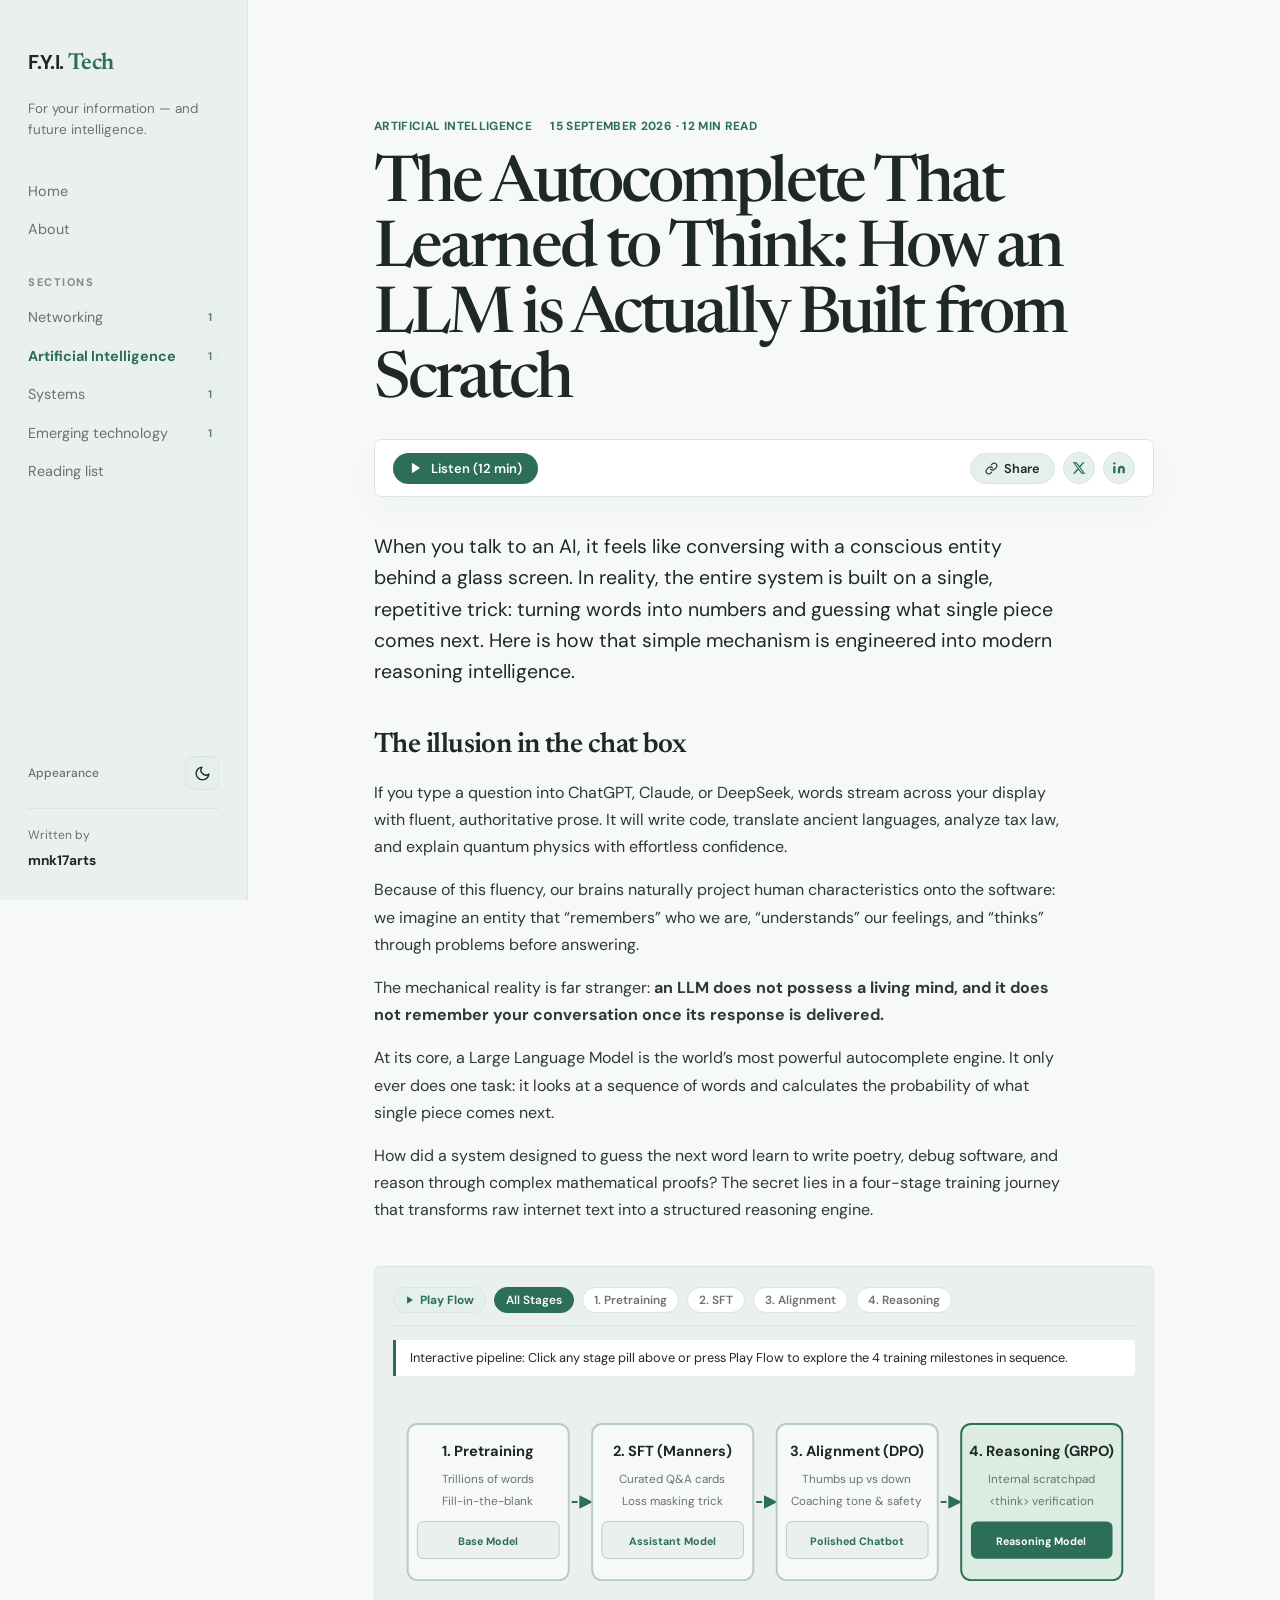
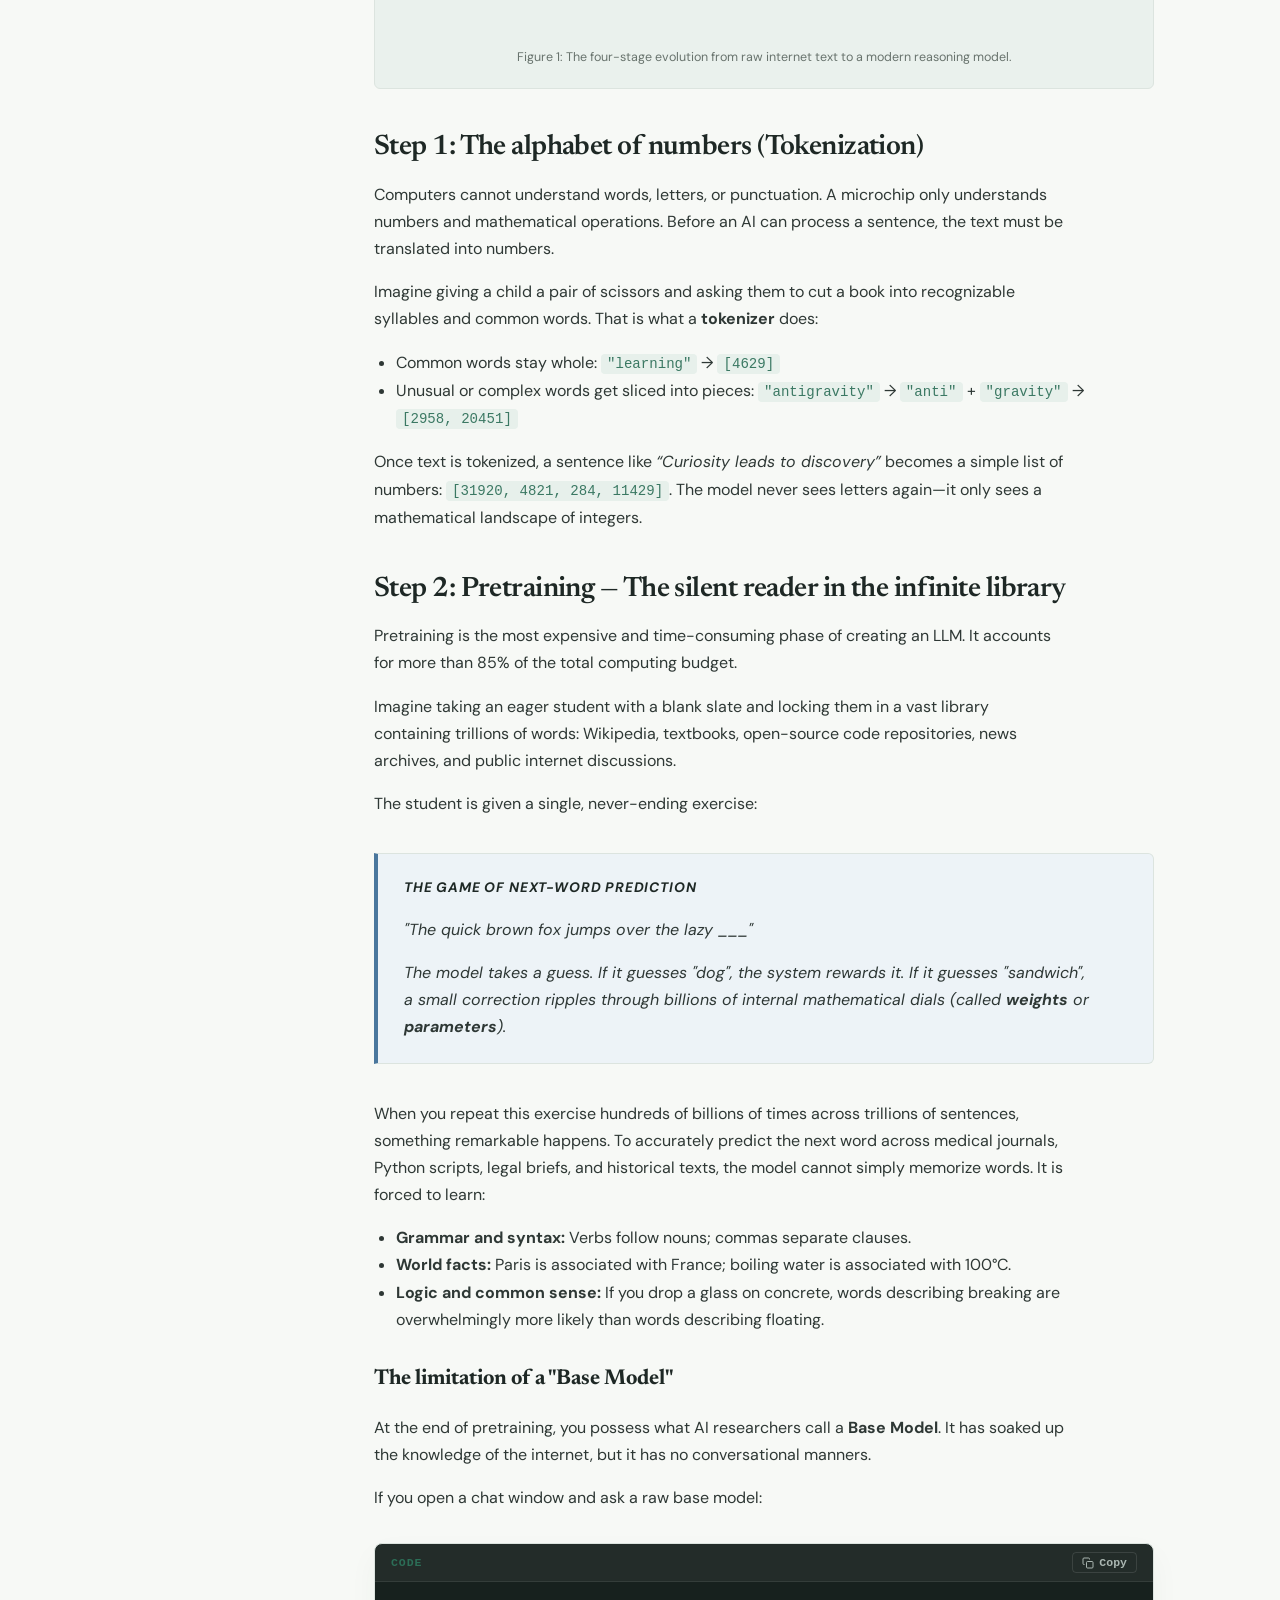
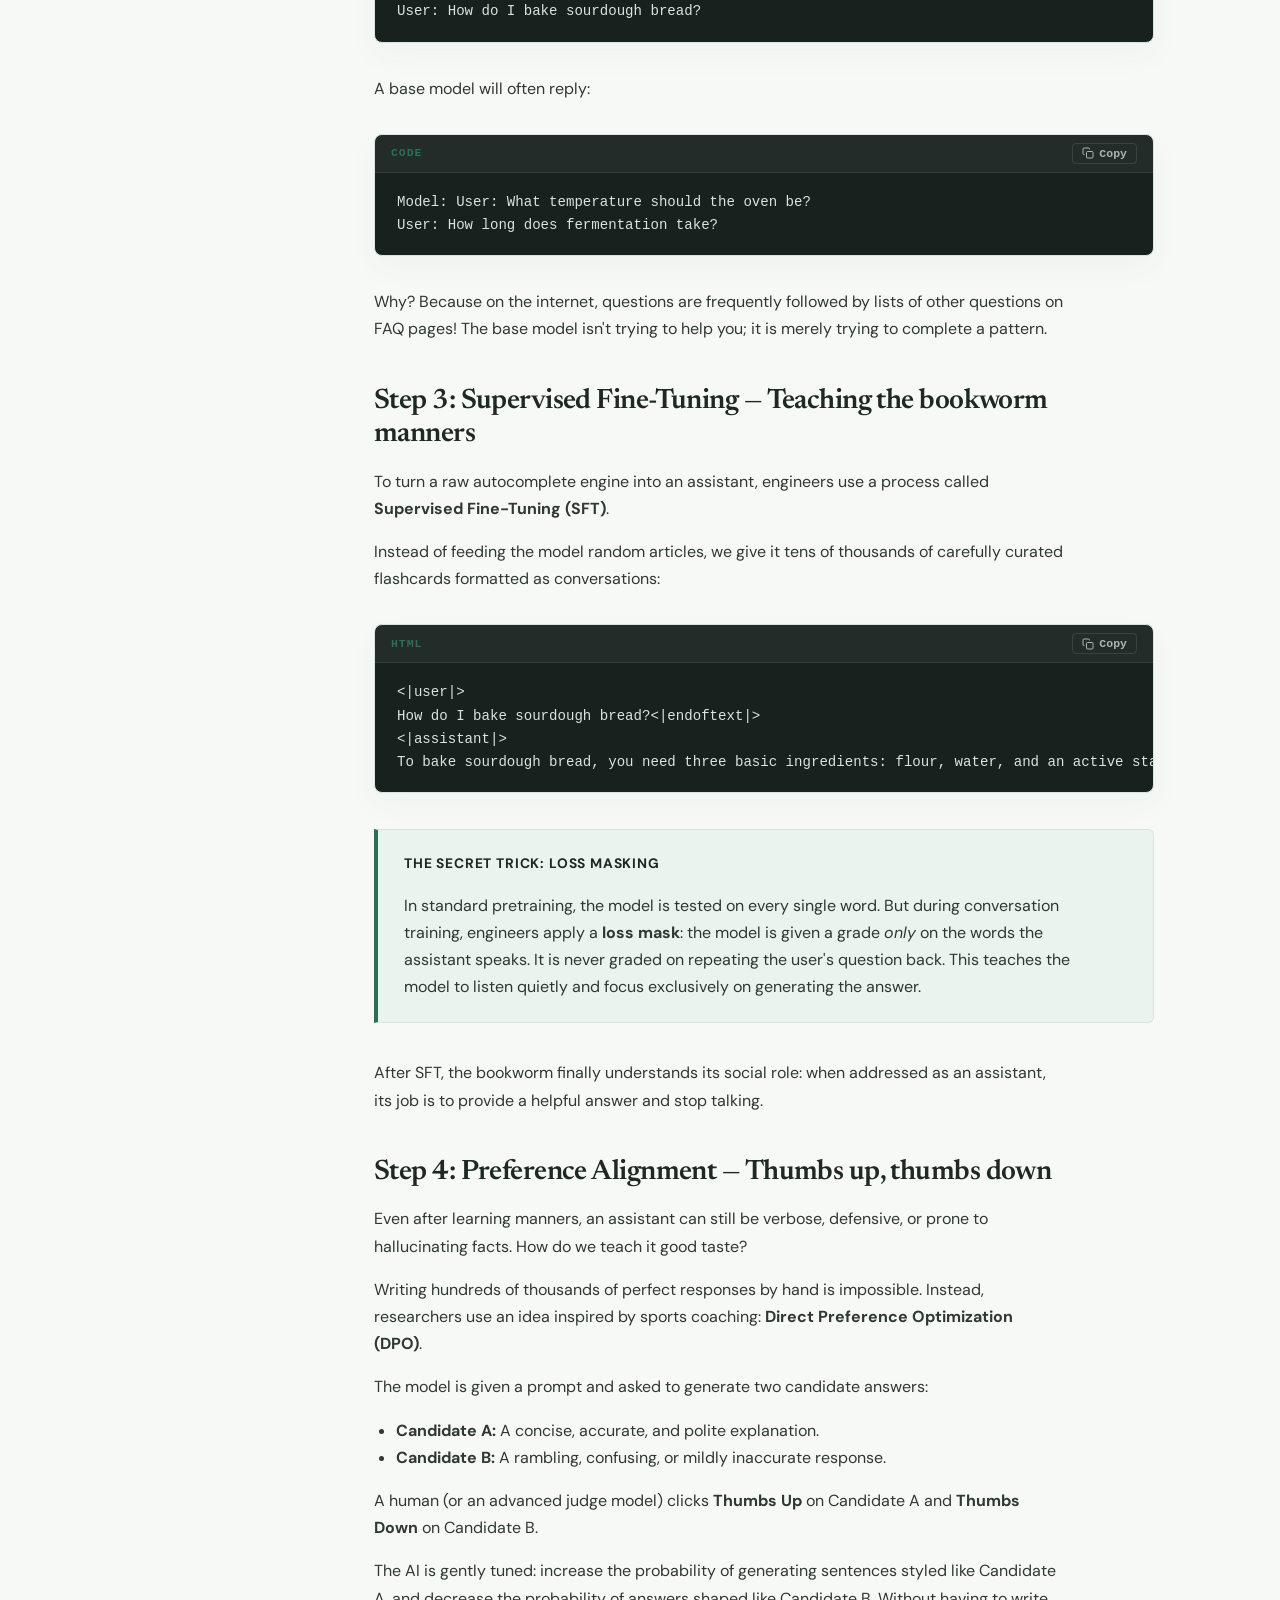
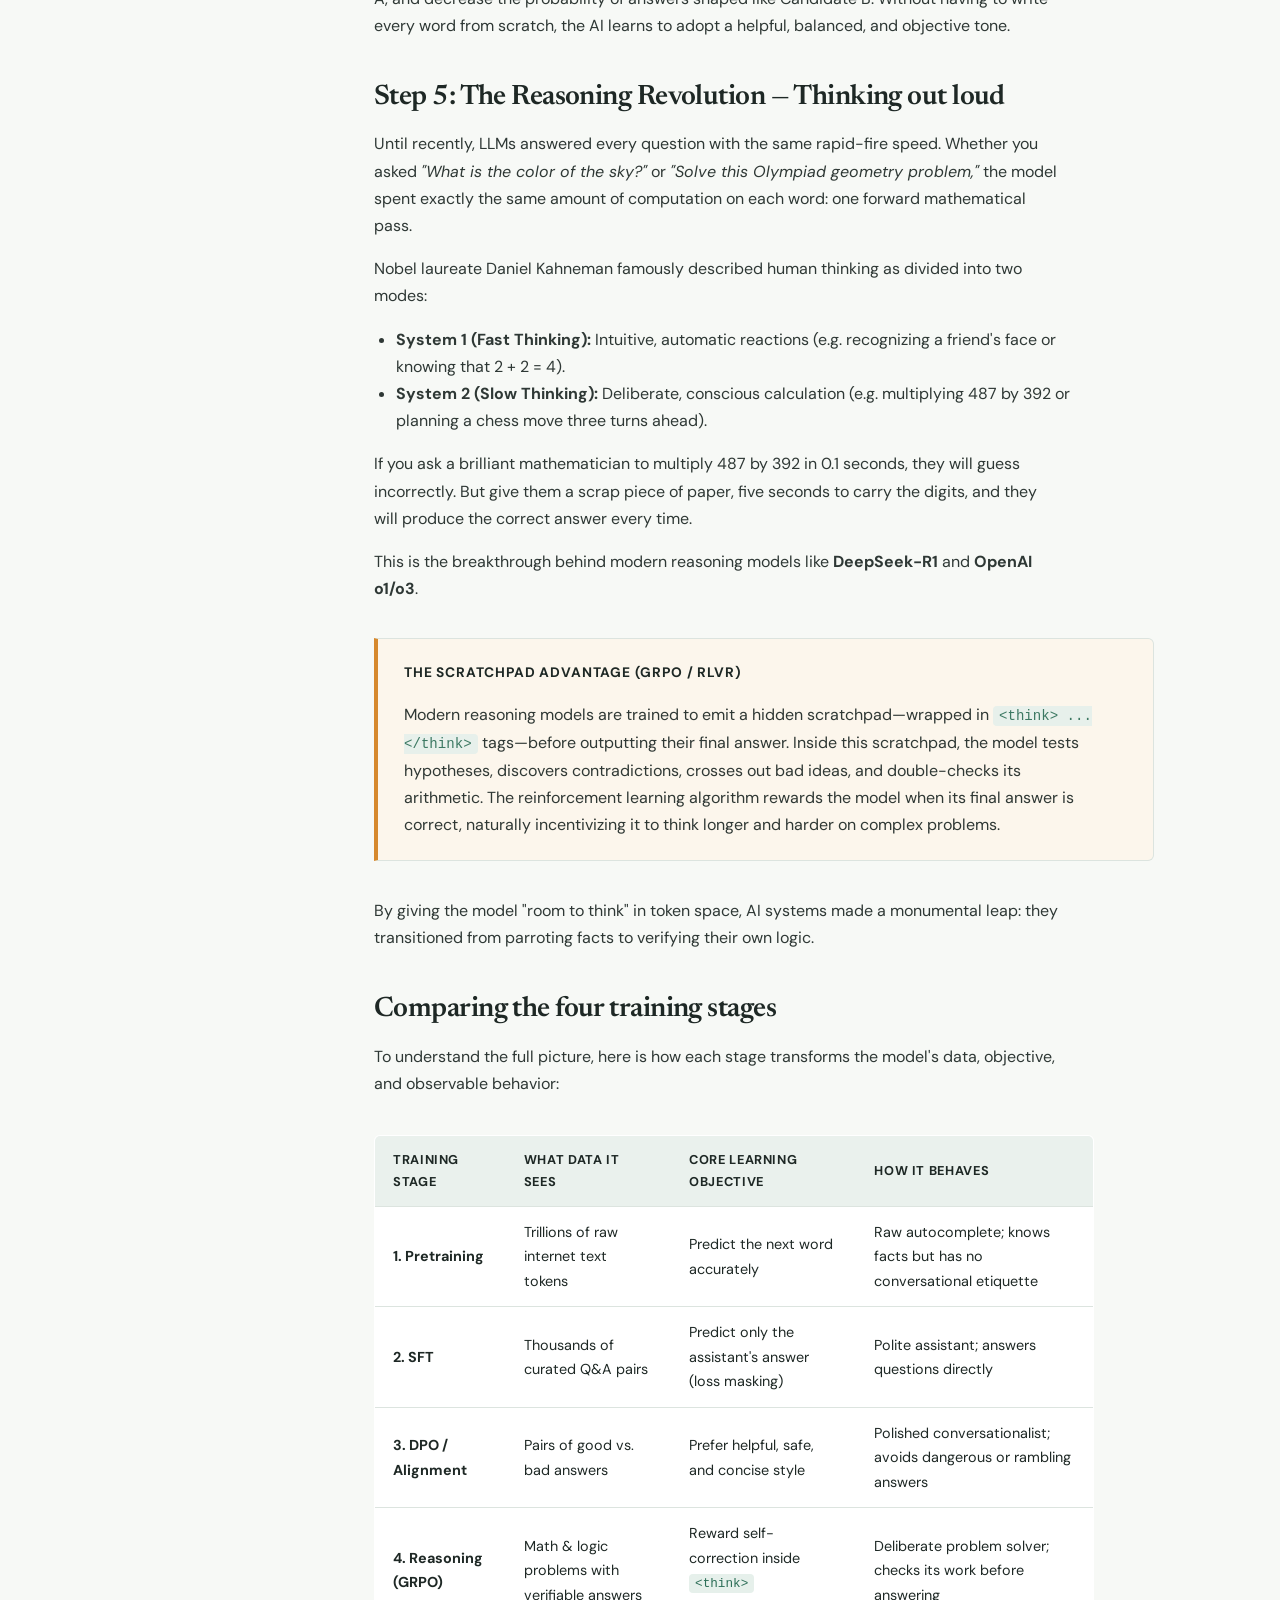
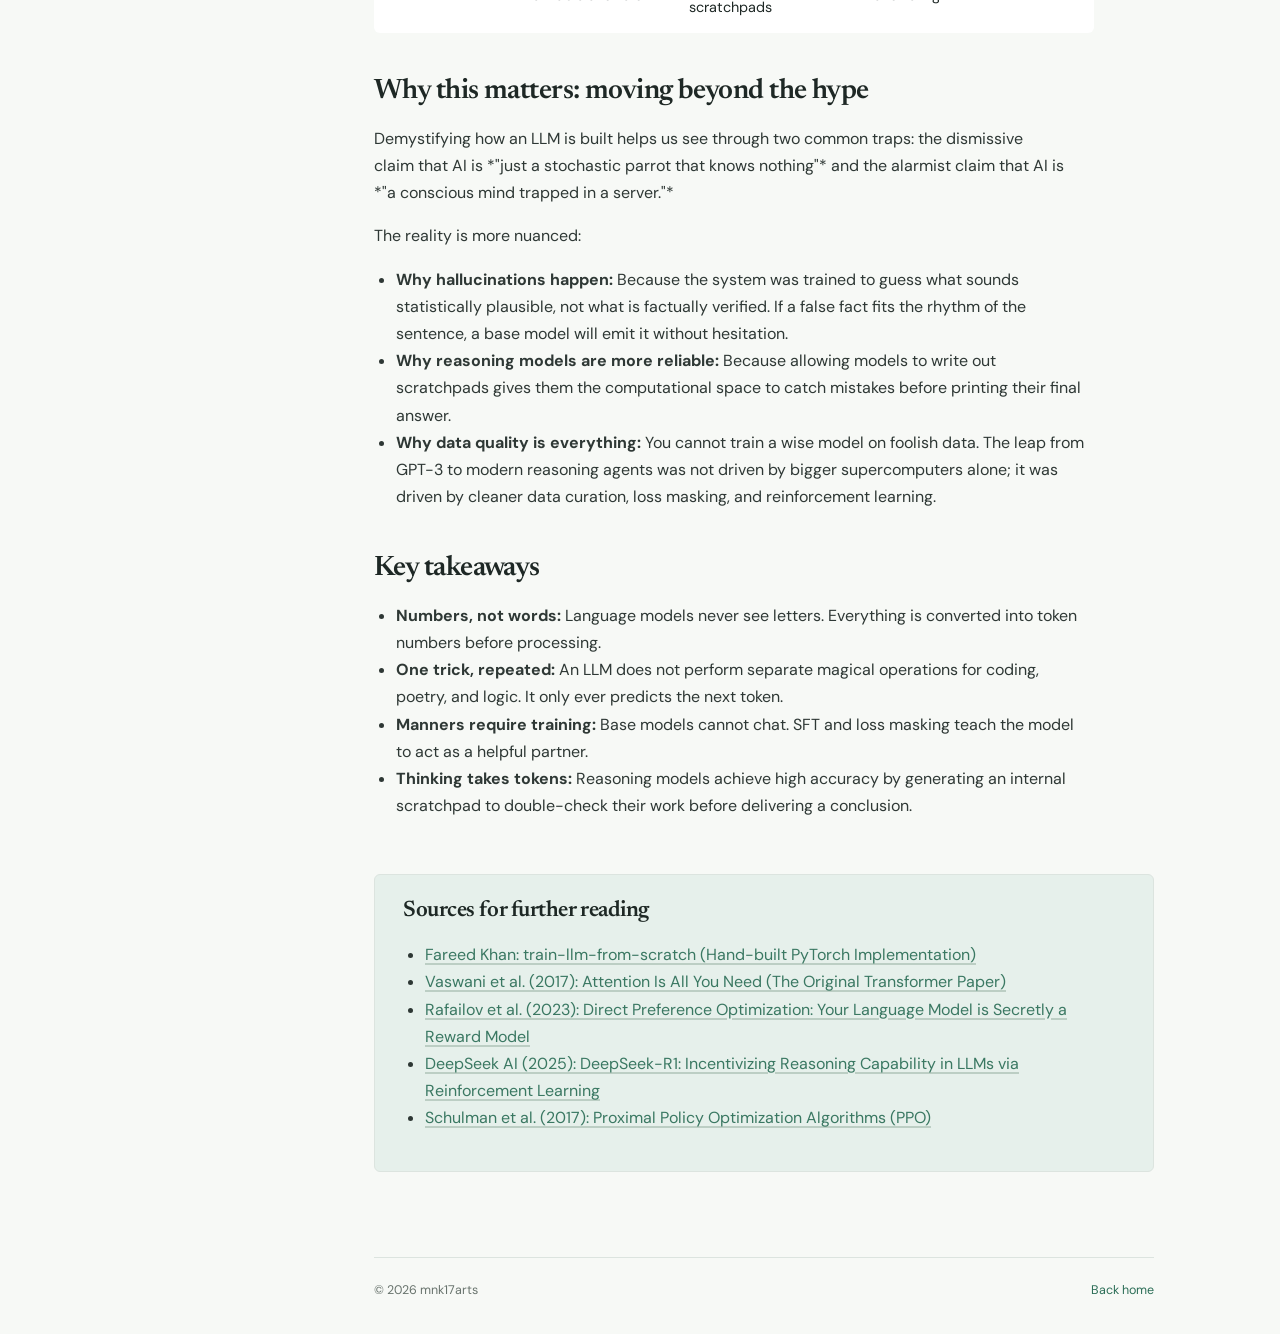
<file: posts/how-llms-are-built.html>
<!doctype html>
<html lang="en">
<head>
  <meta charset="utf-8">
  <meta name="viewport" content="width=device-width, initial-scale=1">
  <title>The Autocomplete That Learned to Think: How an LLM is Actually Built from Scratch — F.Y.I.</title>
  <meta name="description" content="How turning text into numbers, guessing the next word, and providing an internal scratchpad turns raw statistics into modern reasoning AI.">
  <link rel="canonical" href="https://mnk17arts.github.io/my-blogs/posts/how-llms-are-built.html">
  <link rel="icon" type="image/svg+xml" href="../favicon.svg">

  <!-- OpenGraph Social Metadata -->
  <meta property="og:site_name" content="F.Y.I.">
  <meta property="og:type" content="article">
  <meta property="og:title" content="The Autocomplete That Learned to Think: How an LLM is Actually Built from Scratch">
  <meta property="og:description" content="How turning text into numbers, guessing the next word, and providing an internal scratchpad turns raw statistics into modern reasoning AI.">
  <meta property="og:url" content="https://mnk17arts.github.io/my-blogs/posts/how-llms-are-built.html">
  <meta property="og:image" content="https://mnk17arts.github.io/my-blogs/assets/og-cover.jpg">
  <meta property="og:image:width" content="1200">
  <meta property="og:image:height" content="675">
  <meta property="og:image:alt" content="How LLMs Are Built Architecture">

  <!-- Twitter / X Card Metadata -->
  <meta name="twitter:card" content="summary_large_image">
  <meta name="twitter:title" content="The Autocomplete That Learned to Think: How an LLM is Actually Built from Scratch">
  <meta name="twitter:description" content="How turning text into numbers, guessing the next word, and providing an internal scratchpad turns raw statistics into modern reasoning AI.">
  <meta name="twitter:image" content="https://mnk17arts.github.io/my-blogs/assets/og-cover.jpg">

  <!-- Theme & Browser Color -->
  <meta name="theme-color" content="#2c6e57" media="(prefers-color-scheme: light)">
  <meta name="theme-color" content="#0f1412" media="(prefers-color-scheme: dark)">

  <link rel="stylesheet" href="../styles.css">
  <script>
    (function() {
      const saved = localStorage.getItem('fyi_theme');
      const prefersDark = window.matchMedia('(prefers-color-scheme: dark)').matches;
      if (saved === 'dark' || (!saved && prefersDark)) {
        document.documentElement.setAttribute('data-theme', 'dark');
      } else {
        document.documentElement.setAttribute('data-theme', 'light');
      }
    })();
  </script>
  <script defer src="../script.js"></script>
</head>
<body>
  <a class="skip-link" href="#main-content">Skip to content</a>

  <!-- Mobile Header -->
  <header class="mobile-header">
    <a class="brand" href="../index.html">F.Y.I. <span>Tech</span></a>
    <div class="mobile-header-actions">
      <button class="theme-toggle-btn" aria-label="Toggle theme" title="Toggle theme">
        <svg class="theme-icon-moon" viewBox="0 0 24 24"><path d="M21 12.79A9 9 0 1 1 11.21 3 7 7 0 0 0 21 12.79z"></path></svg>
        <svg class="theme-icon-sun" viewBox="0 0 24 24"><circle cx="12" cy="12" r="5"></circle><line x1="12" y1="1" x2="12" y2="3"></line><line x1="12" y1="21" x2="12" y2="23"></line><line x1="4.22" y1="4.22" x2="5.64" y2="5.64"></line><line x1="18.36" y1="18.36" x2="19.78" y2="19.78"></line><line x1="1" y1="12" x2="3" y2="12"></line><line x1="21" y1="12" x2="23" y2="12"></line><line x1="4.22" y1="19.78" x2="5.64" y2="18.36"></line><line x1="18.36" y1="5.64" x2="19.78" y2="4.22"></line></svg>
      </button>
      <button class="menu-toggle" aria-expanded="false" aria-controls="site-nav">Menu</button>
    </div>
  </header>

  <!-- Sidebar Navigation (Auto-synced via script.js from posts.json) -->
  <aside class="sidebar" id="site-nav">
    <a class="brand desktop-brand" href="../index.html">F.Y.I. <span>Tech</span></a>
    <p class="tagline">For your information — and future intelligence.</p>
    <nav aria-label="Primary navigation">
      <a class="nav-link" href="../index.html">Home</a>
      <a class="nav-link" href="../about.html">About</a>
      <p class="nav-label">Sections</p>
      <div id="nav-sections">
        <a class="nav-link active" href="how-llms-are-built.html"><span>Artificial Intelligence</span><span class="nav-count">1</span></a>
        <a class="nav-link" href="deletion-illusion.html"><span>Systems</span><span class="nav-count">1</span></a>
        <a class="nav-link" href="ambient-iot.html"><span>Emerging technology</span><span class="nav-count">1</span></a>
      </div>
      <a class="nav-link" href="../index.html#reading-list">Reading list</a>
    </nav>

    <div class="theme-toggle-row">
      <span class="theme-toggle-label">Appearance</span>
      <button class="theme-toggle-btn" aria-label="Toggle theme" title="Toggle theme">
        <svg class="theme-icon-moon" viewBox="0 0 24 24"><path d="M21 12.79A9 9 0 1 1 11.21 3 7 7 0 0 0 21 12.79z"></path></svg>
        <svg class="theme-icon-sun" viewBox="0 0 24 24"><circle cx="12" cy="12" r="5"></circle><line x1="12" y1="1" x2="12" y2="3"></line><line x1="12" y1="21" x2="12" y2="23"></line><line x1="4.22" y1="4.22" x2="5.64" y2="5.64"></line><line x1="18.36" y1="18.36" x2="19.78" y2="19.78"></line><line x1="1" y1="12" x2="3" y2="12"></line><line x1="21" y1="12" x2="23" y2="12"></line><line x1="4.22" y1="19.78" x2="5.64" y2="18.36"></line><line x1="18.36" y1="5.64" x2="19.78" y2="4.22"></line></svg>
      </button>
    </div>

    <div class="sidebar-footer">
      <span>Written by</span>
      <strong>mnk17arts</strong>
    </div>
  </aside>

  <!-- Main Article Content -->
  <main id="main-content" class="content-wrap narrow">
    <article class="post">
      <div class="card-meta">
        <span>Artificial Intelligence</span>
        <span>15 September 2026 &middot; 12 min read</span>
      </div>

      <h1>The Autocomplete That Learned to Think: How an LLM is Actually Built from Scratch</h1>

      <!-- Article Toolbar: In-Browser Audio Player & Share Group -->
      <div class="article-toolbar">
        <div class="audio-group" id="audio-group">
          <button class="audio-play-btn" id="audio-play-btn" aria-label="Listen to this note">
            <svg class="icon-play" viewBox="0 0 24 24"><polygon points="5 3 19 12 5 21 5 3"></polygon></svg>
            <svg class="icon-pause" viewBox="0 0 24 24"><rect x="6" y="4" width="4" height="16"></rect><rect x="14" y="4" width="4" height="16"></rect></svg>
            <span id="audio-label">Listen (12 min)</span>
          </button>
          <div class="audio-controls" id="audio-controls">
            <button class="audio-speed-btn" id="audio-speed-btn" title="Playback speed">1.0x</button>
            <button class="audio-stop-btn" id="audio-stop-btn" title="Stop audio" aria-label="Stop audio">
              <svg viewBox="0 0 24 24"><rect x="6" y="6" width="12" height="12"></rect></svg>
            </button>
            <span class="audio-status" id="audio-status">Playing...</span>
          </div>
        </div>
        <div class="share-group">
          <button class="share-btn" id="share-copy-btn" title="Copy link" aria-label="Share note">
            <svg viewBox="0 0 24 24"><path d="M10 13a5 5 0 0 0 7.54.54l3-3a5 5 0 0 0-7.07-7.07l-1.72 1.71"></path><path d="M14 11a5 5 0 0 0-7.54-.54l-3 3a5 5 0 0 0 7.07 7.07l1.71-1.71"></path></svg>
            <span>Share</span>
          </button>
          <a class="share-icon-btn" id="share-x-btn" target="_blank" rel="noopener" title="Share on X" aria-label="Share on X">
            <svg viewBox="0 0 24 24"><path d="M18.244 2.25h3.308l-7.227 8.26 8.502 11.24H16.17l-5.214-6.817L4.99 21.75H1.68l7.73-8.835L1.254 2.25H8.08l4.713 6.231zm-1.161 17.52h1.833L7.084 4.126H5.117z"></path></svg>
          </a>
          <a class="share-icon-btn" id="share-li-btn" target="_blank" rel="noopener" title="Share on LinkedIn" aria-label="Share on LinkedIn">
            <svg viewBox="0 0 24 24"><path d="M16 8a6 6 0 0 1 6 6v7h-4v-7a2 2 0 0 0-2-2 2 2 0 0 0-2 2v7h-4v-7a6 6 0 0 1 6-6z"></path><rect x="2" y="9" width="4" height="12"></rect><circle cx="4" cy="4" r="2"></circle></svg>
          </a>
          <div class="share-toast" id="share-toast">Link copied!</div>
        </div>
      </div>

      <p class="lead">
        When you talk to an AI, it feels like conversing with a conscious entity behind a glass screen. In reality, the entire system is built on a single, repetitive trick: turning words into numbers and guessing what single piece comes next. Here is how that simple mechanism is engineered into modern reasoning intelligence.
      </p>

      <h2>The illusion in the chat box</h2>
      <p>
        If you type a question into ChatGPT, Claude, or DeepSeek, words stream across your display with fluent, authoritative prose. It will write code, translate ancient languages, analyze tax law, and explain quantum physics with effortless confidence.
      </p>
      <p>
        Because of this fluency, our brains naturally project human characteristics onto the software: we imagine an entity that “remembers” who we are, “understands” our feelings, and “thinks” through problems before answering.
      </p>
      <p>
        The mechanical reality is far stranger: <strong>an LLM does not possess a living mind, and it does not remember your conversation once its response is delivered.</strong>
      </p>
      <p>
        At its core, a Large Language Model is the world’s most powerful autocomplete engine. It only ever does one task: it looks at a sequence of words and calculates the probability of what single piece comes next.
      </p>
      <p>
        How did a system designed to guess the next word learn to write poetry, debug software, and reason through complex mathematical proofs? The secret lies in a four-stage training journey that transforms raw internet text into a structured reasoning engine.
      </p>

      <!-- SVG Pipeline Diagram with Interactive Flow Stepper -->
      <figure class="post-diagram" data-active-step="all" aria-labelledby="llm-pipeline-caption">
        <div class="diagram-stepper">
          <button class="diagram-play-btn" title="Auto-cycle through pipeline stages">
            <svg width="10" height="10" viewBox="0 0 24 24" fill="currentColor"><polygon points="5 3 19 12 5 21 5 3"></polygon></svg>
            <span>Play Flow</span>
          </button>
          <button class="diagram-step-pill active" data-target-step="all" data-desc="Complete 4-stage pipeline showing the evolution from raw internet text into reasoning AI.">All Stages</button>
          <button class="diagram-step-pill" data-target-step="1" data-desc="Stage 1: Pretraining. The model reads trillions of words playing fill-in-the-blank to build a raw Base Model.">1. Pretraining</button>
          <button class="diagram-step-pill" data-target-step="2" data-desc="Stage 2: Supervised Fine-Tuning. High-quality Q&amp;A cards teach conversational etiquette, producing an Assistant Model.">2. SFT</button>
          <button class="diagram-step-pill" data-target-step="3" data-desc="Stage 3: Preference Alignment (DPO). Thumbs up/down comparisons train the model on tone, safety, and conciseness.">3. Alignment</button>
          <button class="diagram-step-pill" data-target-step="4" data-desc="Stage 4: Reasoning (GRPO / RLVR). An internal &lt;think&gt; scratchpad lets the model verify logic before outputting answers.">4. Reasoning</button>
        </div>
        <div class="diagram-step-caption" data-default="Interactive pipeline: Click any stage pill above or press Play Flow to explore the 4 training milestones in sequence.">Interactive pipeline: Click any stage pill above or press Play Flow to explore the 4 training milestones in sequence.</div>

        <svg viewBox="0 0 760 260" role="img" aria-label="The 4-stage pipeline from raw text to a reasoning model">
          <defs>
            <marker id="flow-arrow" viewBox="0 0 10 10" refX="8" refY="5" markerWidth="7" markerHeight="7" orient="auto-start-reverse">
              <path d="M 0 0 L 10 5 L 0 10 z" fill="#2c6e57"/>
            </marker>
          </defs>

          <!-- Stage 1 -->
          <g data-step="1">
            <rect x="15" y="45" width="165" height="160" rx="10" class="diagram-box" data-step="1"/>
            <text x="97" y="78" text-anchor="middle" class="diagram-title">1. Pretraining</text>
            <text x="97" y="105" text-anchor="middle" class="diagram-label">Trillions of words</text>
            <text x="97" y="128" text-anchor="middle" class="diagram-label">Fill-in-the-blank</text>
            <rect x="25" y="145" width="145" height="38" rx="6" fill="#eaf1ed" stroke="#b9ccc1"/>
            <text x="97" y="169" text-anchor="middle" font-size="11" font-weight="700" fill="#2c6e57">Base Model</text>
          </g>

          <path d="M 183 125 H 202" stroke="#2c6e57" stroke-width="2" class="flow-line" marker-end="url(#flow-arrow)"/>

          <!-- Stage 2 -->
          <g data-step="2">
            <rect x="204" y="45" width="165" height="160" rx="10" class="diagram-box" data-step="2"/>
            <text x="286" y="78" text-anchor="middle" class="diagram-title">2. SFT (Manners)</text>
            <text x="286" y="105" text-anchor="middle" class="diagram-label">Curated Q&amp;A cards</text>
            <text x="286" y="128" text-anchor="middle" class="diagram-label">Loss masking trick</text>
            <rect x="214" y="145" width="145" height="38" rx="6" fill="#eaf1ed" stroke="#b9ccc1"/>
            <text x="286" y="169" text-anchor="middle" font-size="11" font-weight="700" fill="#2c6e57">Assistant Model</text>
          </g>

          <path d="M 372 125 H 391" stroke="#2c6e57" stroke-width="2" class="flow-line" marker-end="url(#flow-arrow)"/>

          <!-- Stage 3 -->
          <g data-step="3">
            <rect x="393" y="45" width="165" height="160" rx="10" class="diagram-box" data-step="3"/>
            <text x="475" y="78" text-anchor="middle" class="diagram-title">3. Alignment (DPO)</text>
            <text x="475" y="105" text-anchor="middle" class="diagram-label">Thumbs up vs down</text>
            <text x="475" y="128" text-anchor="middle" class="diagram-label">Coaching tone &amp; safety</text>
            <rect x="403" y="145" width="145" height="38" rx="6" fill="#eaf1ed" stroke="#b9ccc1"/>
            <text x="475" y="169" text-anchor="middle" font-size="11" font-weight="700" fill="#2c6e57">Polished Chatbot</text>
          </g>

          <path d="M 561 125 H 580" stroke="#2c6e57" stroke-width="2" class="flow-line" marker-end="url(#flow-arrow)"/>

          <!-- Stage 4 -->
          <g data-step="4">
            <rect x="582" y="45" width="165" height="160" rx="10" class="diagram-box diagram-focus" data-step="4"/>
            <text x="664" y="78" text-anchor="middle" class="diagram-title">4. Reasoning (GRPO)</text>
            <text x="664" y="105" text-anchor="middle" class="diagram-label">Internal scratchpad</text>
            <text x="664" y="128" text-anchor="middle" class="diagram-label">&lt;think&gt; verification</text>
            <rect x="592" y="145" width="145" height="38" rx="6" fill="#2c6e57"/>
            <text x="664" y="169" text-anchor="middle" font-size="11" font-weight="700" fill="#ffffff">Reasoning Model</text>
          </g>
        </svg>
        <figcaption id="llm-pipeline-caption">Figure 1: The four-stage evolution from raw internet text to a modern reasoning model.</figcaption>
      </figure>

      <h2>Step 1: The alphabet of numbers (Tokenization)</h2>
      <p>
        Computers cannot understand words, letters, or punctuation. A microchip only understands numbers and mathematical operations. Before an AI can process a sentence, the text must be translated into numbers.
      </p>
      <p>
        Imagine giving a child a pair of scissors and asking them to cut a book into recognizable syllables and common words. That is what a <strong>tokenizer</strong> does:
      </p>
      <ul>
        <li>Common words stay whole: <code>"learning"</code> &rarr; <code>[4629]</code></li>
        <li>Unusual or complex words get sliced into pieces: <code>"antigravity"</code> &rarr; <code>"anti"</code> + <code>"gravity"</code> &rarr; <code>[2958, 20451]</code></li>
      </ul>
      <p>
        Once text is tokenized, a sentence like <em>“Curiosity leads to discovery”</em> becomes a simple list of numbers: <code>[31920, 4821, 284, 11429]</code>. The model never sees letters again—it only sees a mathematical landscape of integers.
      </p>

      <h2>Step 2: Pretraining — The silent reader in the infinite library</h2>
      <p>
        Pretraining is the most expensive and time-consuming phase of creating an LLM. It accounts for more than 85% of the total computing budget.
      </p>
      <p>
        Imagine taking an eager student with a blank slate and locking them in a vast library containing trillions of words: Wikipedia, textbooks, open-source code repositories, news archives, and public internet discussions.
      </p>
      <p>
        The student is given a single, never-ending exercise:
      </p>
      <aside class="callout-box quote" aria-label="The Game of Next-Word Prediction">
        <div class="callout-title">The Game of Next-Word Prediction</div>
        <p><em>"The quick brown fox jumps over the lazy ___"</em></p>
        <p>The model takes a guess. If it guesses <em>"dog"</em>, the system rewards it. If it guesses <em>"sandwich"</em>, a small correction ripples through billions of internal mathematical dials (called <strong>weights</strong> or <strong>parameters</strong>).</p>
      </aside>

      <p>
        When you repeat this exercise hundreds of billions of times across trillions of sentences, something remarkable happens. To accurately predict the next word across medical journals, Python scripts, legal briefs, and historical texts, the model cannot simply memorize words. It is forced to learn:
      </p>
      <ul>
        <li><strong>Grammar and syntax:</strong> Verbs follow nouns; commas separate clauses.</li>
        <li><strong>World facts:</strong> Paris is associated with France; boiling water is associated with 100&deg;C.</li>
        <li><strong>Logic and common sense:</strong> If you drop a glass on concrete, words describing breaking are overwhelmingly more likely than words describing floating.</li>
      </ul>

      <h3>The limitation of a "Base Model"</h3>
      <p>
        At the end of pretraining, you possess what AI researchers call a <strong>Base Model</strong>. It has soaked up the knowledge of the internet, but it has no conversational manners.
      </p>
      <p>
        If you open a chat window and ask a raw base model:
      </p>
      <div class="code-block"><pre><code>User: How do I bake sourdough bread?</code></pre></div>
      <p>
        A base model will often reply:
      </p>
      <div class="code-block"><pre><code>Model: User: What temperature should the oven be?
User: How long does fermentation take?</code></pre></div>
      <p>
        Why? Because on the internet, questions are frequently followed by lists of other questions on FAQ pages! The base model isn't trying to help you; it is merely trying to complete a pattern.
      </p>

      <h2>Step 3: Supervised Fine-Tuning — Teaching the bookworm manners</h2>
      <p>
        To turn a raw autocomplete engine into an assistant, engineers use a process called <strong>Supervised Fine-Tuning (SFT)</strong>.
      </p>
      <p>
        Instead of feeding the model random articles, we give it tens of thousands of carefully curated flashcards formatted as conversations:
      </p>
      <div class="code-block"><pre><code>&lt;|user|&gt;
How do I bake sourdough bread?&lt;|endoftext|&gt;
&lt;|assistant|&gt;
To bake sourdough bread, you need three basic ingredients: flour, water, and an active starter...&lt;|endoftext|&gt;</code></pre></div>

      <aside class="callout-box info" aria-label="Key Concept: Loss Masking">
        <div class="callout-title">The Secret Trick: Loss Masking</div>
        <p>In standard pretraining, the model is tested on every single word. But during conversation training, engineers apply a <strong>loss mask</strong>: the model is given a grade <em>only</em> on the words the assistant speaks. It is never graded on repeating the user's question back. This teaches the model to listen quietly and focus exclusively on generating the answer.</p>
      </aside>

      <p>
        After SFT, the bookworm finally understands its social role: when addressed as an assistant, its job is to provide a helpful answer and stop talking.
      </p>

      <h2>Step 4: Preference Alignment — Thumbs up, thumbs down</h2>
      <p>
        Even after learning manners, an assistant can still be verbose, defensive, or prone to hallucinating facts. How do we teach it good taste?
      </p>
      <p>
        Writing hundreds of thousands of perfect responses by hand is impossible. Instead, researchers use an idea inspired by sports coaching: <strong>Direct Preference Optimization (DPO)</strong>.
      </p>
      <p>
        The model is given a prompt and asked to generate two candidate answers:
      </p>
      <ul>
        <li><strong>Candidate A:</strong> A concise, accurate, and polite explanation.</li>
        <li><strong>Candidate B:</strong> A rambling, confusing, or mildly inaccurate response.</li>
      </ul>
      <p>
        A human (or an advanced judge model) clicks <strong>Thumbs Up</strong> on Candidate A and <strong>Thumbs Down</strong> on Candidate B.
      </p>
      <p>
        The AI is gently tuned: increase the probability of generating sentences styled like Candidate A, and decrease the probability of answers shaped like Candidate B. Without having to write every word from scratch, the AI learns to adopt a helpful, balanced, and objective tone.
      </p>

      <h2>Step 5: The Reasoning Revolution — Thinking out loud</h2>
      <p>
        Until recently, LLMs answered every question with the same rapid-fire speed. Whether you asked <em>"What is the color of the sky?"</em> or <em>"Solve this Olympiad geometry problem,"</em> the model spent exactly the same amount of computation on each word: one forward mathematical pass.
      </p>
      <p>
        Nobel laureate Daniel Kahneman famously described human thinking as divided into two modes:
      </p>
      <ul>
        <li><strong>System 1 (Fast Thinking):</strong> Intuitive, automatic reactions (e.g. recognizing a friend's face or knowing that 2 + 2 = 4).</li>
        <li><strong>System 2 (Slow Thinking):</strong> Deliberate, conscious calculation (e.g. multiplying 487 by 392 or planning a chess move three turns ahead).</li>
      </ul>
      <p>
        If you ask a brilliant mathematician to multiply 487 by 392 in 0.1 seconds, they will guess incorrectly. But give them a scrap piece of paper, five seconds to carry the digits, and they will produce the correct answer every time.
      </p>
      <p>
        This is the breakthrough behind modern reasoning models like <strong>DeepSeek-R1</strong> and <strong>OpenAI o1/o3</strong>.
      </p>

      <aside class="callout-box warning" aria-label="The Scratchpad Advantage">
        <div class="callout-title">The Scratchpad Advantage (GRPO / RLVR)</div>
        <p>Modern reasoning models are trained to emit a hidden scratchpad—wrapped in <code>&lt;think&gt; ... &lt;/think&gt;</code> tags—before outputting their final answer. Inside this scratchpad, the model tests hypotheses, discovers contradictions, crosses out bad ideas, and double-checks its arithmetic. The reinforcement learning algorithm rewards the model when its final answer is correct, naturally incentivizing it to think longer and harder on complex problems.</p>
      </aside>

      <p>
        By giving the model "room to think" in token space, AI systems made a monumental leap: they transitioned from parroting facts to verifying their own logic.
      </p>

      <h2>Comparing the four training stages</h2>
      <p>
        To understand the full picture, here is how each stage transforms the model's data, objective, and observable behavior:
      </p>

      <div class="table-wrap">
        <table class="data-table">
          <thead>
            <tr>
              <th>Training Stage</th>
              <th>What Data It Sees</th>
              <th>Core Learning Objective</th>
              <th>How It Behaves</th>
            </tr>
          </thead>
          <tbody>
            <tr>
              <td><strong>1. Pretraining</strong></td>
              <td>Trillions of raw internet text tokens</td>
              <td>Predict the next word accurately</td>
              <td>Raw autocomplete; knows facts but has no conversational etiquette</td>
            </tr>
            <tr>
              <td><strong>2. SFT</strong></td>
              <td>Thousands of curated Q&amp;A pairs</td>
              <td>Predict only the assistant's answer (loss masking)</td>
              <td>Polite assistant; answers questions directly</td>
            </tr>
            <tr>
              <td><strong>3. DPO / Alignment</strong></td>
              <td>Pairs of good vs. bad answers</td>
              <td>Prefer helpful, safe, and concise style</td>
              <td>Polished conversationalist; avoids dangerous or rambling answers</td>
            </tr>
            <tr>
              <td><strong>4. Reasoning (GRPO)</strong></td>
              <td>Math &amp; logic problems with verifiable answers</td>
              <td>Reward self-correction inside <code>&lt;think&gt;</code> scratchpads</td>
              <td>Deliberate problem solver; checks its work before answering</td>
            </tr>
          </tbody>
        </table>
      </div>

      <h2>Why this matters: moving beyond the hype</h2>
      <p>
        Demystifying how an LLM is built helps us see through two common traps: the dismissive claim that AI is *"just a stochastic parrot that knows nothing"* and the alarmist claim that AI is *"a conscious mind trapped in a server."*
      </p>
      <p>
        The reality is more nuanced:
      </p>
      <ul>
        <li><strong>Why hallucinations happen:</strong> Because the system was trained to guess what sounds statistically plausible, not what is factually verified. If a false fact fits the rhythm of the sentence, a base model will emit it without hesitation.</li>
        <li><strong>Why reasoning models are more reliable:</strong> Because allowing models to write out scratchpads gives them the computational space to catch mistakes before printing their final answer.</li>
        <li><strong>Why data quality is everything:</strong> You cannot train a wise model on foolish data. The leap from GPT-3 to modern reasoning agents was not driven by bigger supercomputers alone; it was driven by cleaner data curation, loss masking, and reinforcement learning.</li>
      </ul>

      <h2>Key takeaways</h2>
      <ul>
        <li><strong>Numbers, not words:</strong> Language models never see letters. Everything is converted into token numbers before processing.</li>
        <li><strong>One trick, repeated:</strong> An LLM does not perform separate magical operations for coding, poetry, and logic. It only ever predicts the next token.</li>
        <li><strong>Manners require training:</strong> Base models cannot chat. SFT and loss masking teach the model to act as a helpful partner.</li>
        <li><strong>Thinking takes tokens:</strong> Reasoning models achieve high accuracy by generating an internal scratchpad to double-check their work before delivering a conclusion.</li>
      </ul>

      <div class="sources">
        <h2>Sources for further reading</h2>
        <ul>
          <li><a href="https://github.com/FareedKhan-dev/train-llm-from-scratch" rel="noopener" target="_blank">Fareed Khan: train-llm-from-scratch (Hand-built PyTorch Implementation)</a></li>
          <li><a href="https://arxiv.org/abs/1706.03762" rel="noopener" target="_blank">Vaswani et al. (2017): Attention Is All You Need (The Original Transformer Paper)</a></li>
          <li><a href="https://arxiv.org/abs/2305.18290" rel="noopener" target="_blank">Rafailov et al. (2023): Direct Preference Optimization: Your Language Model is Secretly a Reward Model</a></li>
          <li><a href="https://arxiv.org/abs/2501.12948" rel="noopener" target="_blank">DeepSeek AI (2025): DeepSeek-R1: Incentivizing Reasoning Capability in LLMs via Reinforcement Learning</a></li>
          <li><a href="https://arxiv.org/abs/1707.06347" rel="noopener" target="_blank">Schulman et al. (2017): Proximal Policy Optimization Algorithms (PPO)</a></li>
        </ul>
      </div>
    </article>

    <footer class="site-footer">
      <span>&copy; 2026 mnk17arts</span>
      <a href="../index.html">Back home</a>
    </footer>
  </main>
</body>
</html>
</file>
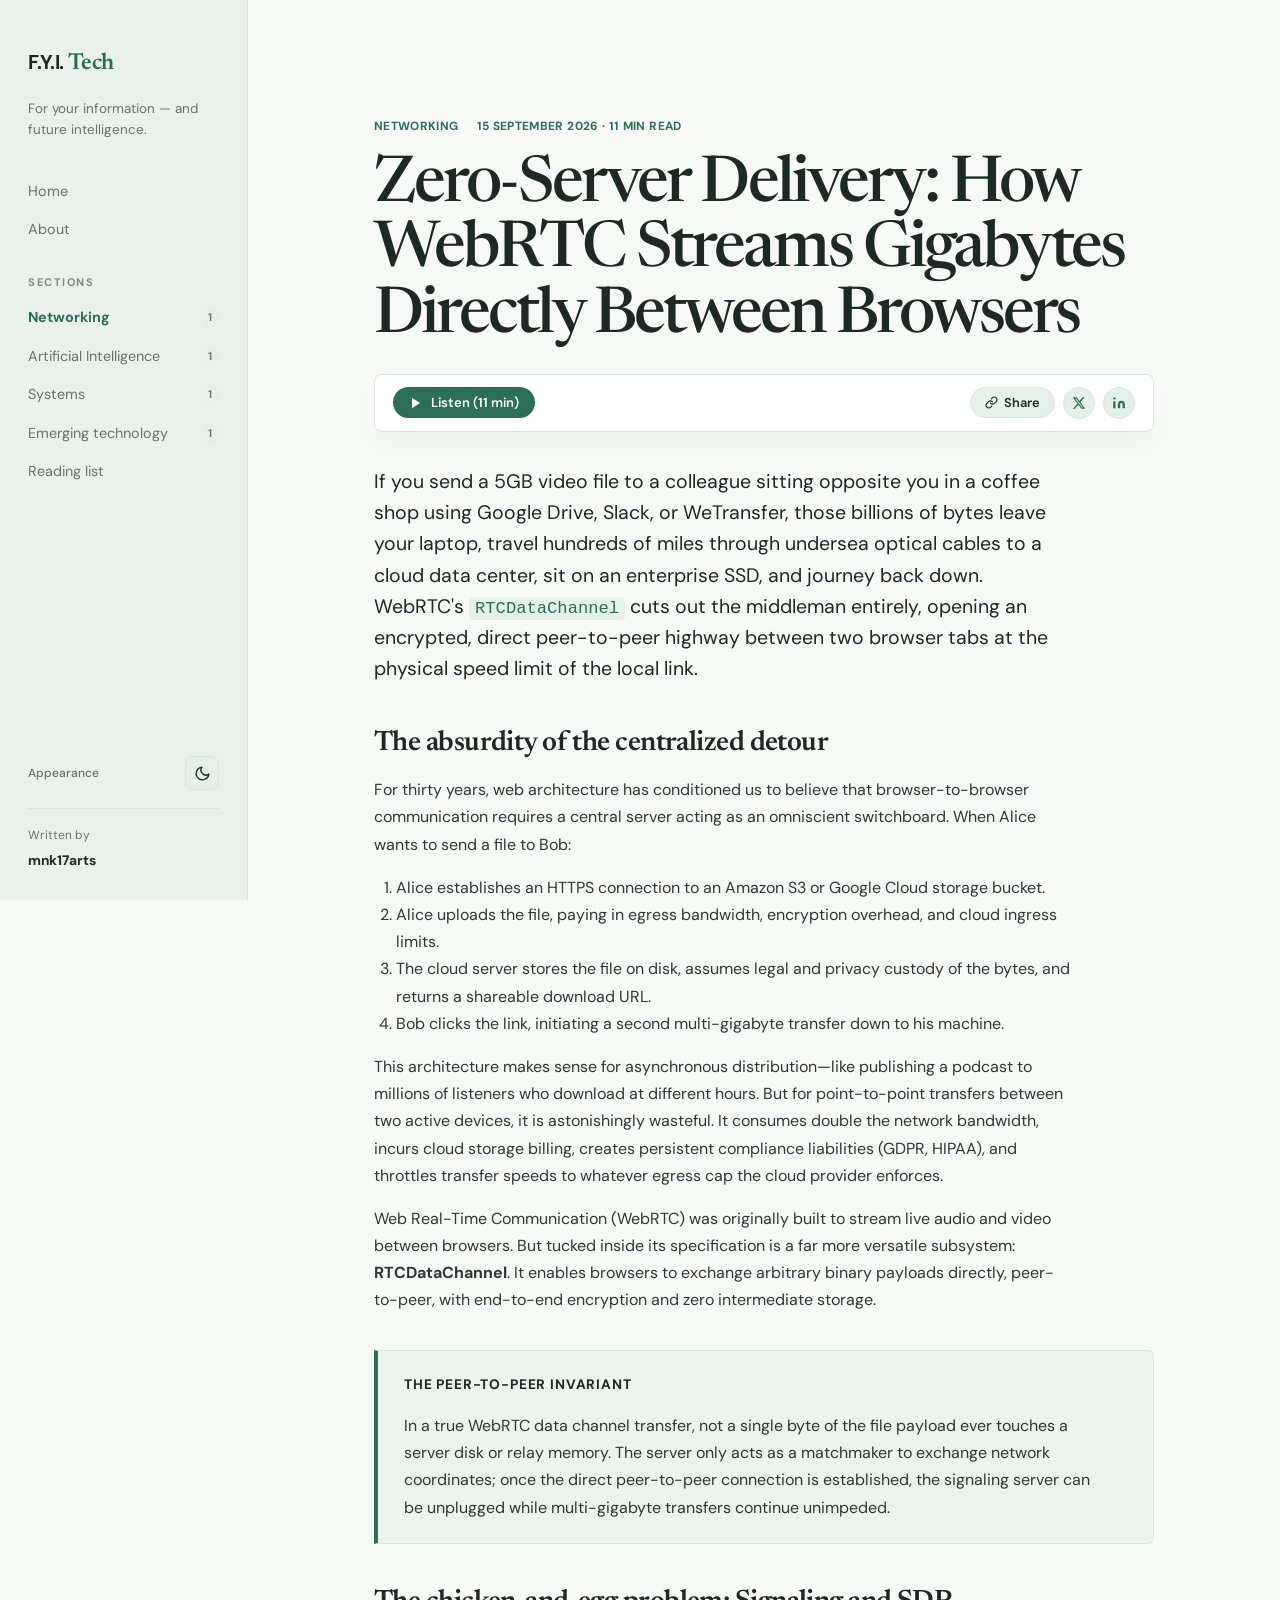
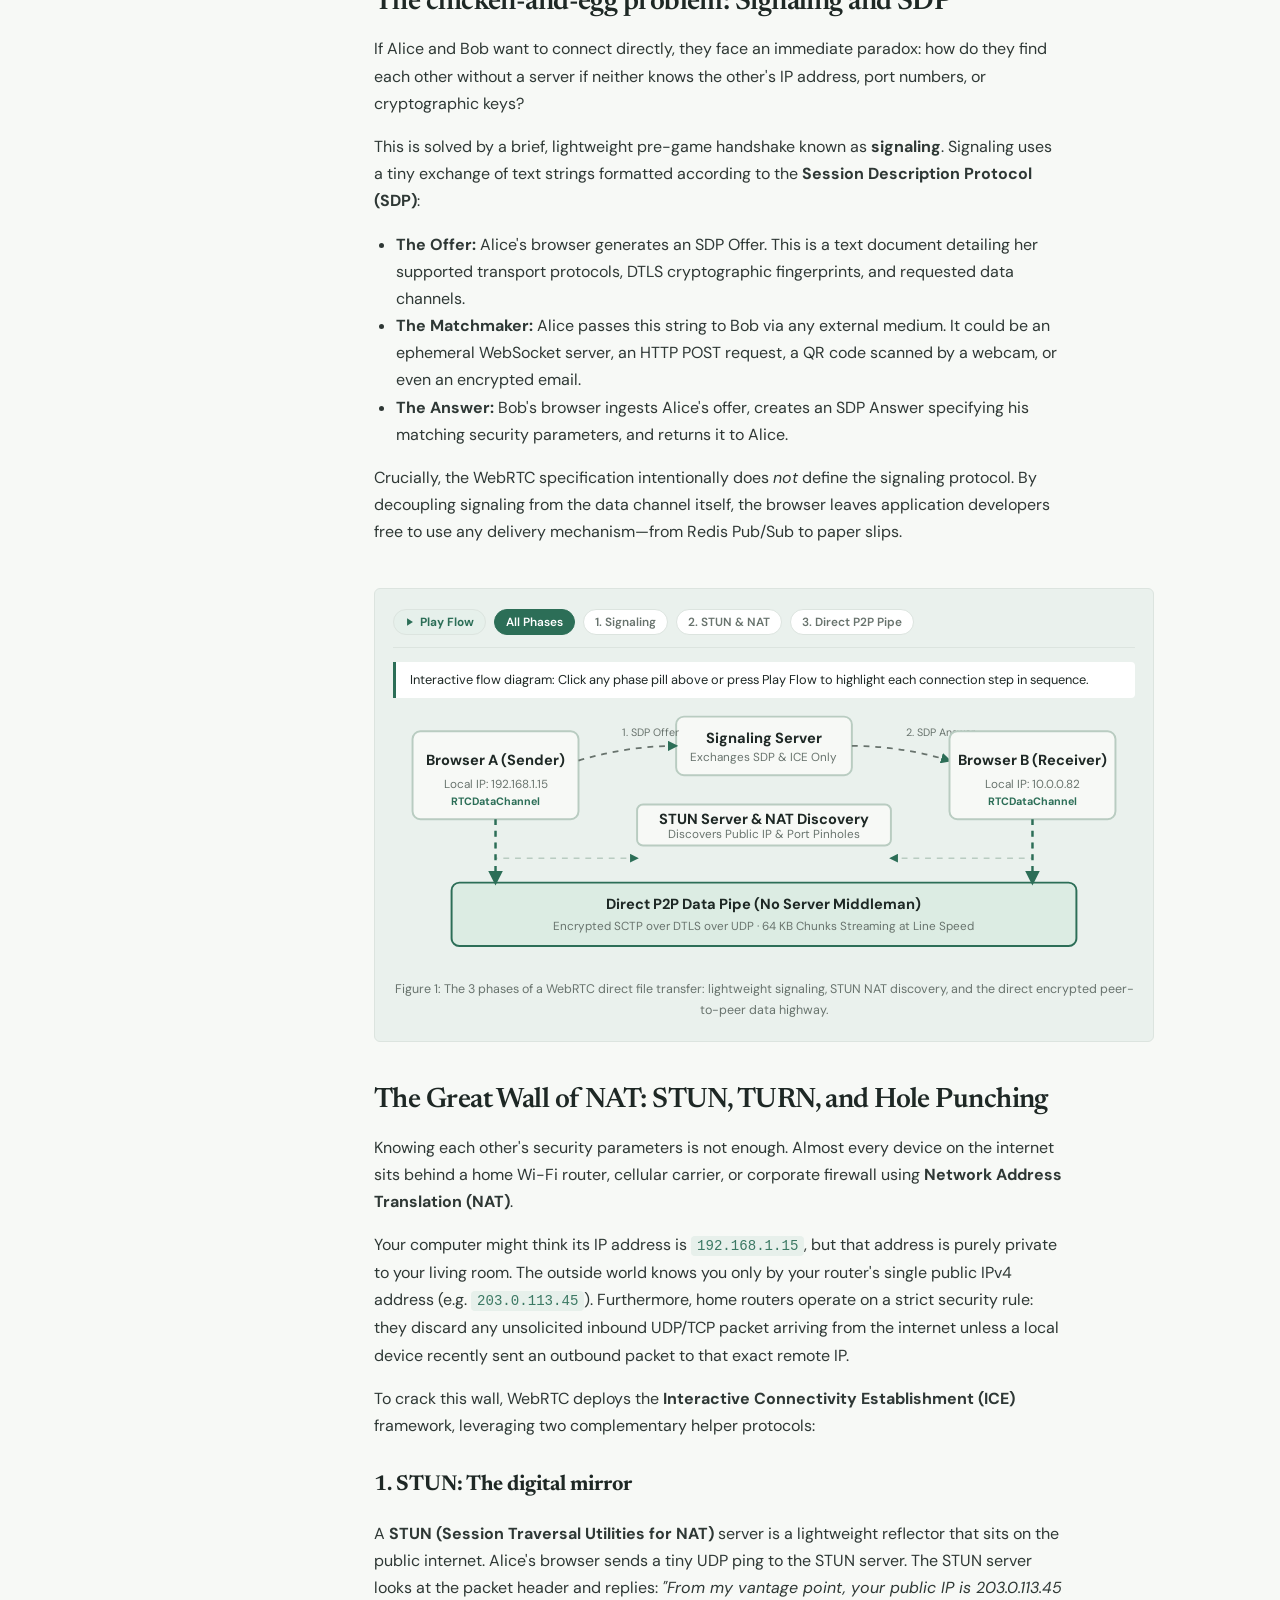
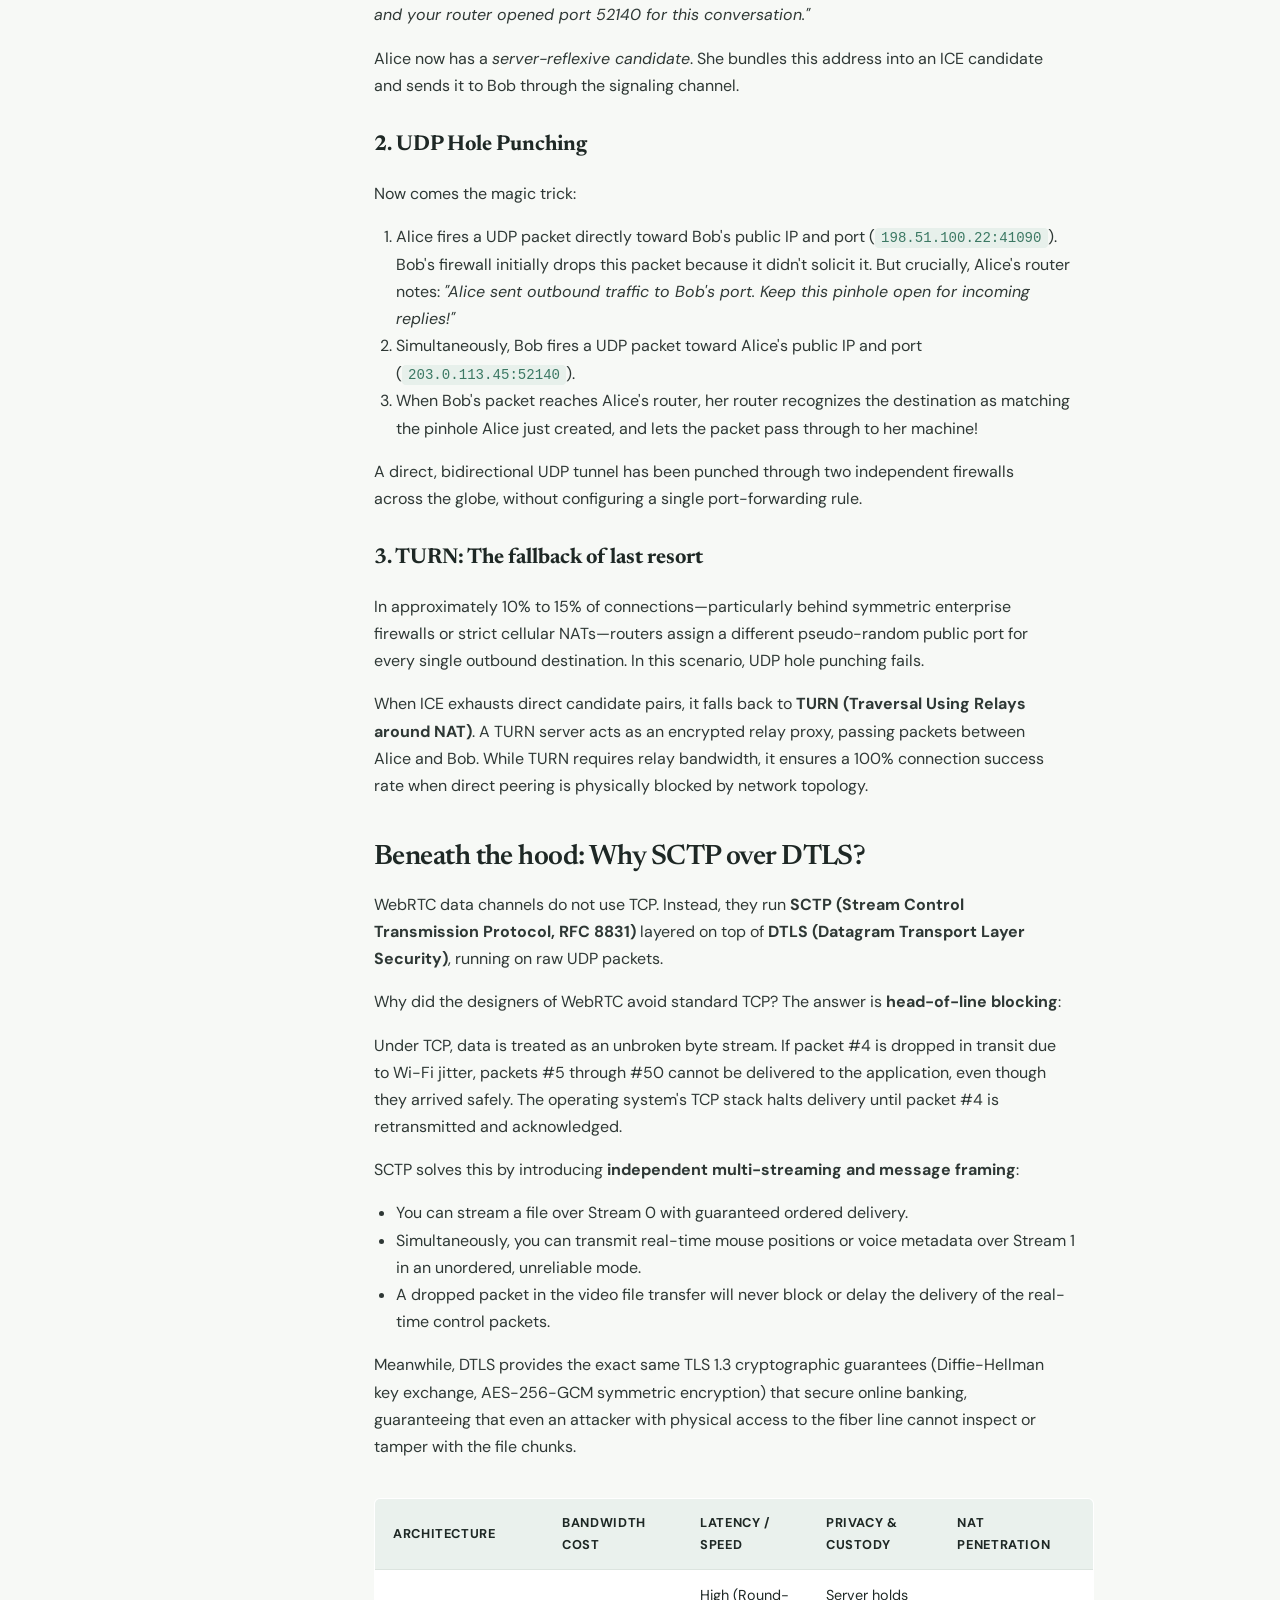
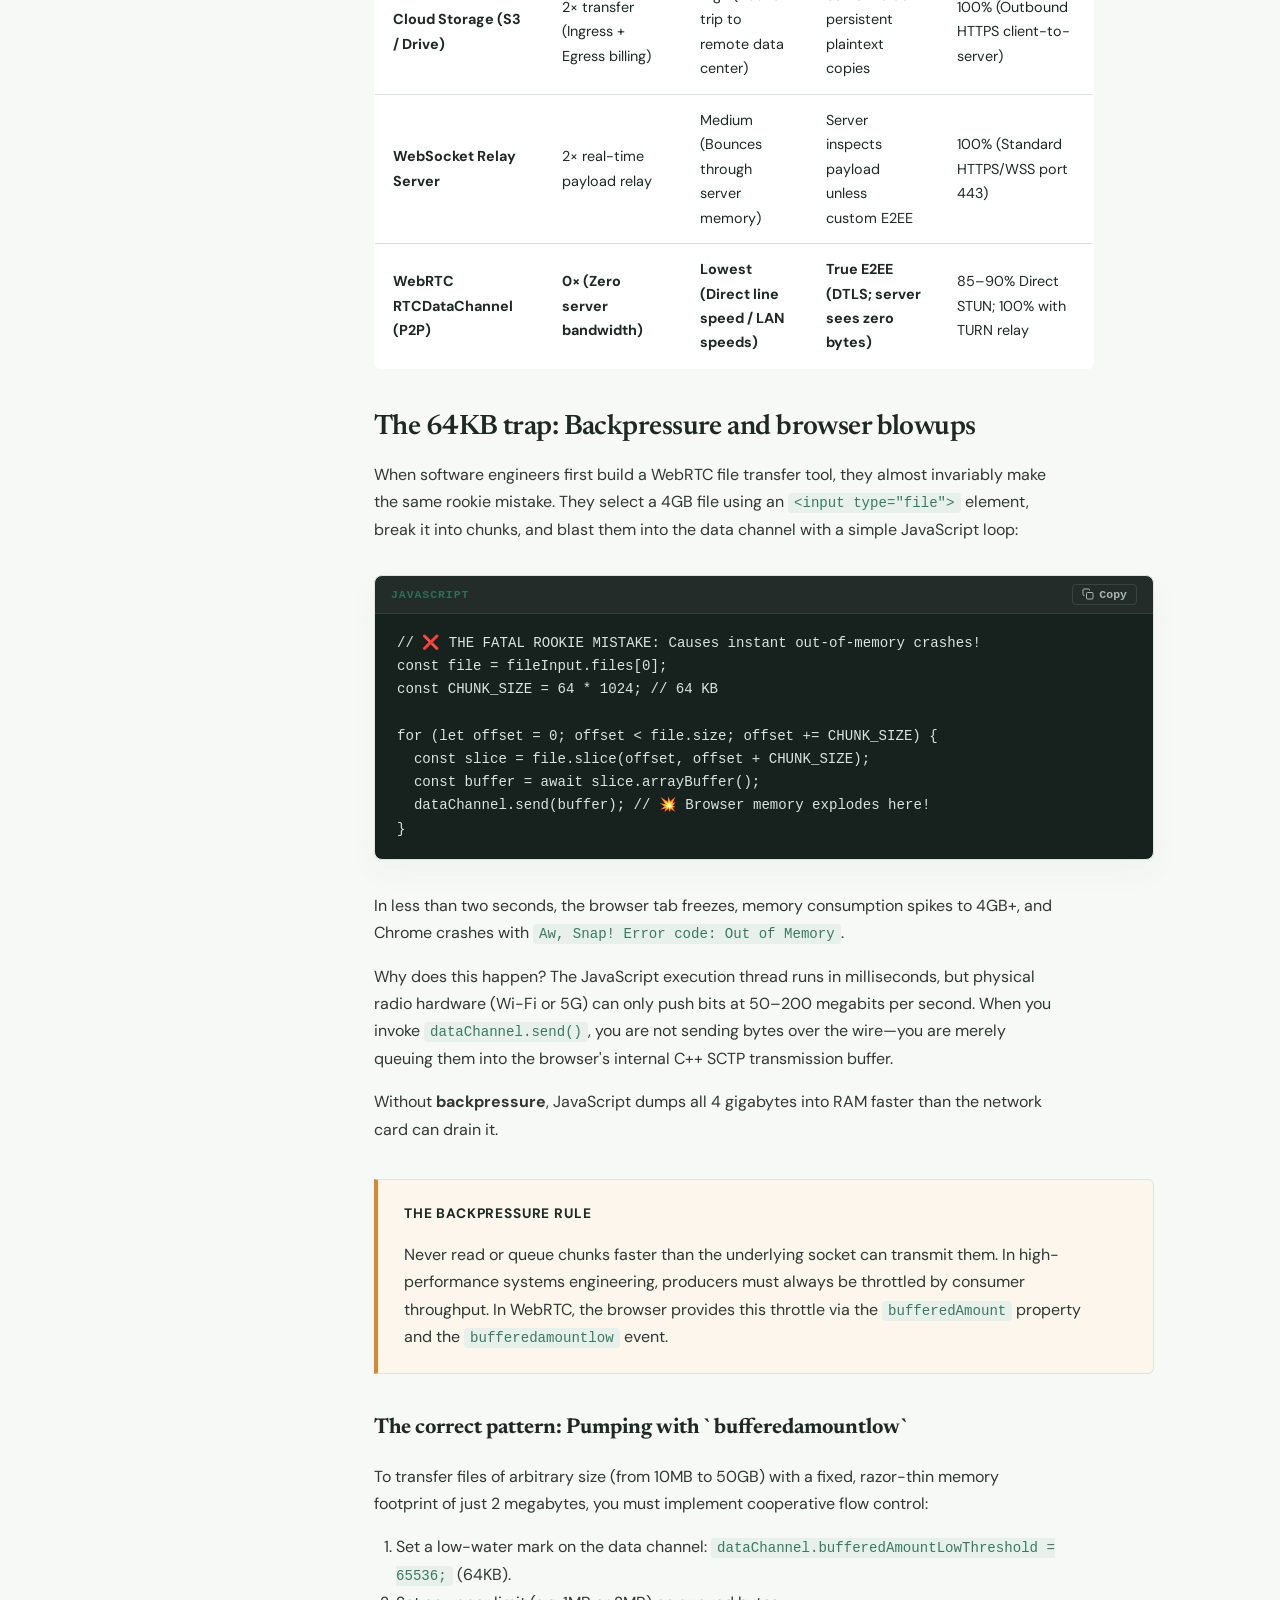
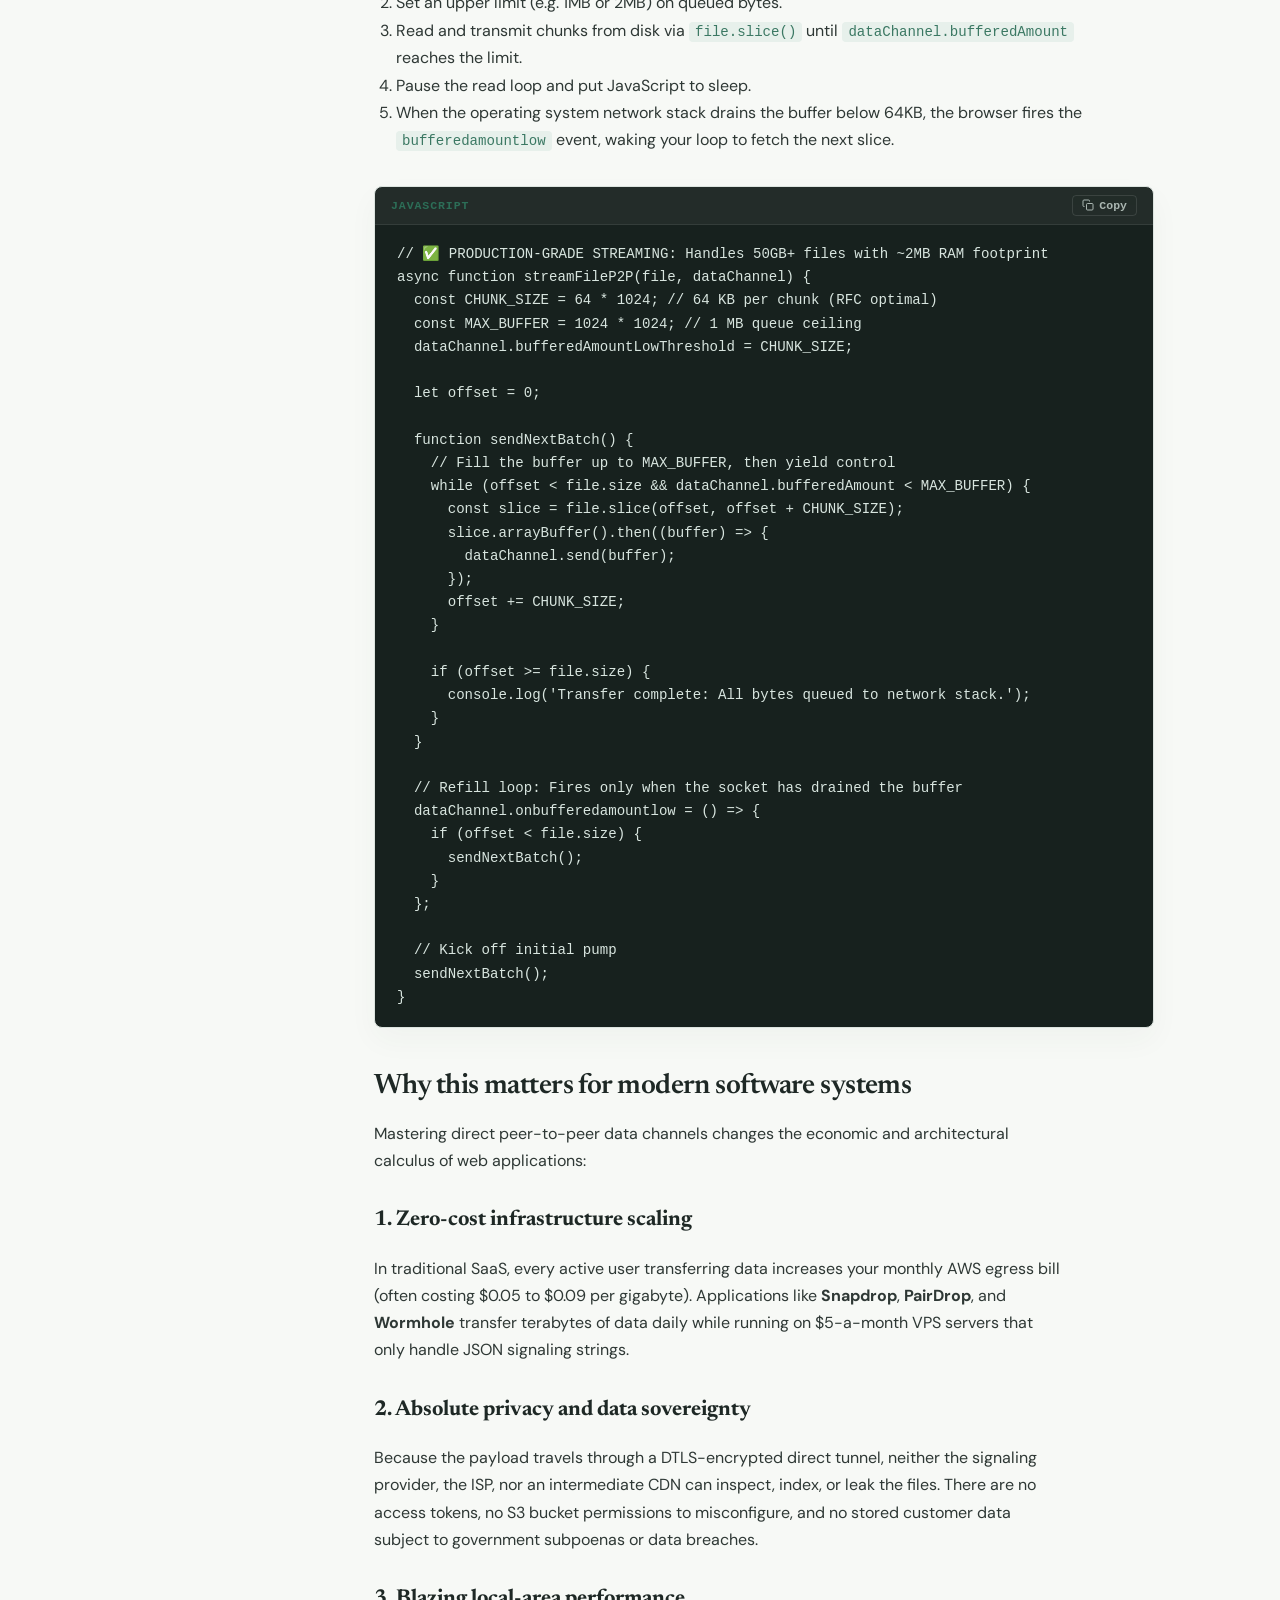
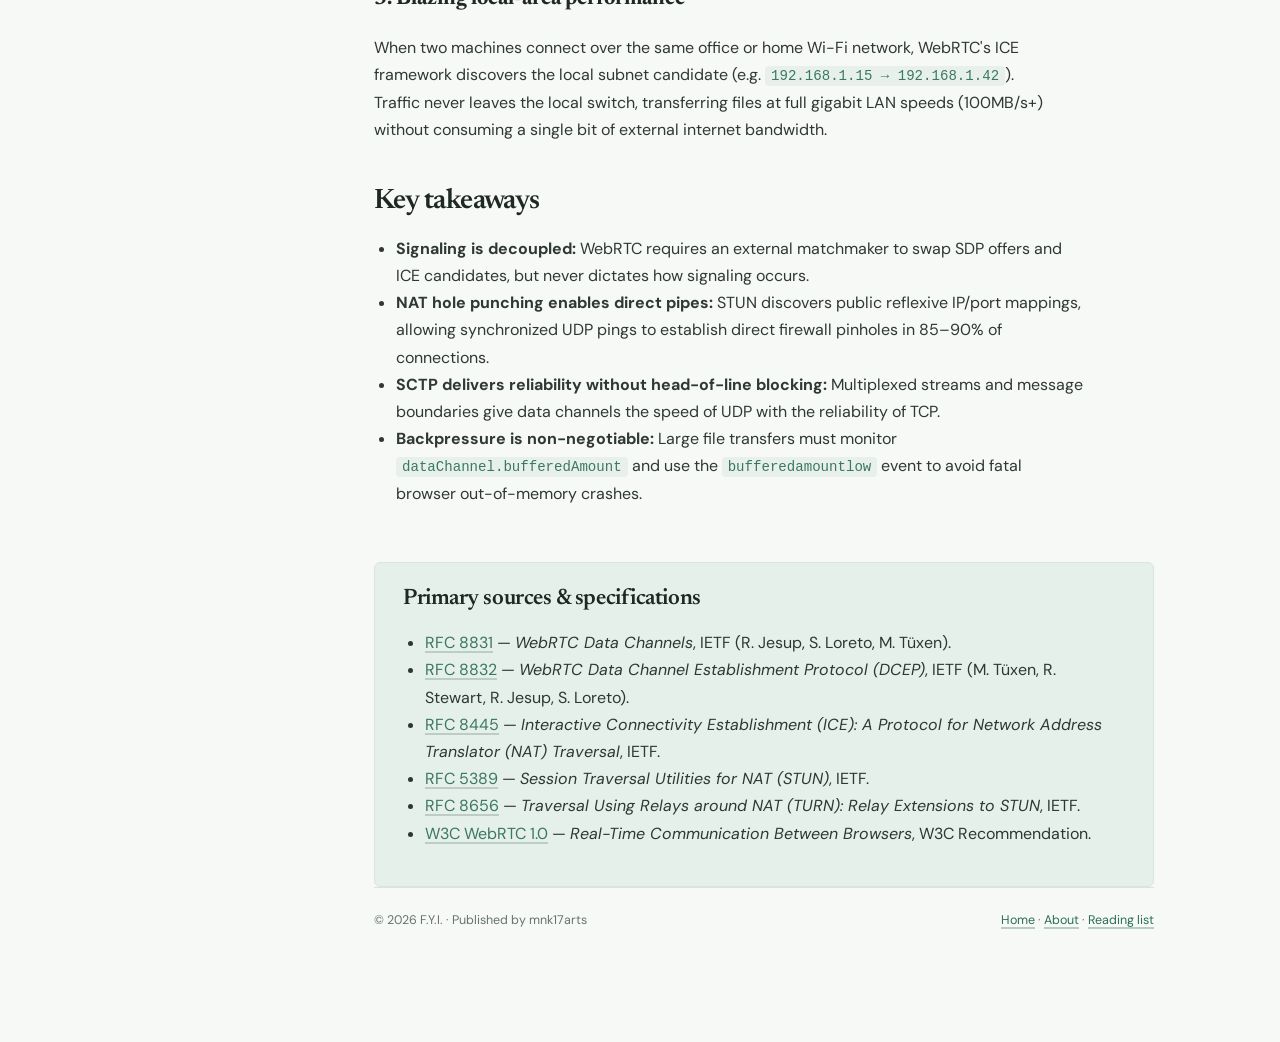
<file: posts/webrtc-p2p-file-transfer.html>
<!doctype html>
<html lang="en">
<head>
  <meta charset="utf-8">
  <meta name="viewport" content="width=device-width, initial-scale=1">
  <title>Zero-Server Delivery: How WebRTC Streams Gigabytes Directly Between Browsers — F.Y.I.</title>
  <meta name="description" content="How WebRTC RTCDataChannel, NAT hole punching, SCTP over DTLS, and backpressure flow control enable browsers to stream multi-gigabyte files directly peer-to-peer.">
  <link rel="canonical" href="https://mnk17arts.github.io/my-blogs/posts/webrtc-p2p-file-transfer.html">
  <link rel="icon" type="image/svg+xml" href="../favicon.svg">

  <!-- OpenGraph Social Metadata -->
  <meta property="og:site_name" content="F.Y.I.">
  <meta property="og:type" content="article">
  <meta property="og:title" content="Zero-Server Delivery: How WebRTC Streams Gigabytes Directly Between Browsers">
  <meta property="og:description" content="How WebRTC RTCDataChannel, NAT hole punching, SCTP over DTLS, and backpressure flow control enable browsers to stream multi-gigabyte files directly peer-to-peer.">
  <meta property="og:url" content="https://mnk17arts.github.io/my-blogs/posts/webrtc-p2p-file-transfer.html">
  <meta property="og:image" content="https://mnk17arts.github.io/my-blogs/assets/og-cover.jpg">
  <meta property="og:image:width" content="1200">
  <meta property="og:image:height" content="675">
  <meta property="og:image:alt" content="WebRTC P2P Data Channel Architecture">

  <!-- Twitter / X Card Metadata -->
  <meta name="twitter:card" content="summary_large_image">
  <meta name="twitter:title" content="Zero-Server Delivery: How WebRTC Streams Gigabytes Directly Between Browsers">
  <meta name="twitter:description" content="How WebRTC RTCDataChannel, NAT hole punching, SCTP over DTLS, and backpressure flow control enable browsers to stream multi-gigabyte files directly peer-to-peer.">
  <meta name="twitter:image" content="https://mnk17arts.github.io/my-blogs/assets/og-cover.jpg">

  <!-- Theme & Browser Color -->
  <meta name="theme-color" content="#2c6e57" media="(prefers-color-scheme: light)">
  <meta name="theme-color" content="#0f1412" media="(prefers-color-scheme: dark)">

  <link rel="stylesheet" href="../styles.css">
  <script>
    (function() {
      const saved = localStorage.getItem('fyi_theme');
      const prefersDark = window.matchMedia('(prefers-color-scheme: dark)').matches;
      if (saved === 'dark' || (!saved && prefersDark)) {
        document.documentElement.setAttribute('data-theme', 'dark');
      } else {
        document.documentElement.setAttribute('data-theme', 'light');
      }
    })();
  </script>
  <script defer src="../script.js"></script>
</head>
<body>
  <a class="skip-link" href="#main-content">Skip to content</a>

  <!-- Mobile Header -->
  <header class="mobile-header">
    <a class="brand" href="../index.html">F.Y.I. <span>Tech</span></a>
    <div class="mobile-header-actions">
      <button class="theme-toggle-btn" aria-label="Toggle theme" title="Toggle theme">
        <svg class="theme-icon-moon" viewBox="0 0 24 24"><path d="M21 12.79A9 9 0 1 1 11.21 3 7 7 0 0 0 21 12.79z"></path></svg>
        <svg class="theme-icon-sun" viewBox="0 0 24 24"><circle cx="12" cy="12" r="5"></circle><line x1="12" y1="1" x2="12" y2="3"></line><line x1="12" y1="21" x2="12" y2="23"></line><line x1="4.22" y1="4.22" x2="5.64" y2="5.64"></line><line x1="18.36" y1="18.36" x2="19.78" y2="19.78"></line><line x1="1" y1="12" x2="3" y2="12"></line><line x1="21" y1="12" x2="23" y2="12"></line><line x1="4.22" y1="19.78" x2="5.64" y2="18.36"></line><line x1="18.36" y1="5.64" x2="19.78" y2="4.22"></line></svg>
      </button>
      <button class="menu-toggle" aria-expanded="false" aria-controls="site-nav">Menu</button>
    </div>
  </header>

  <!-- Sidebar Navigation (Categories auto-sync via script.js from posts.json) -->
  <aside class="sidebar" id="site-nav">
    <a class="brand desktop-brand" href="../index.html">F.Y.I. <span>Tech</span></a>
    <p class="tagline">For your information — and future intelligence.</p>
    <nav aria-label="Primary navigation">
      <a class="nav-link" href="../index.html">Home</a>
      <a class="nav-link" href="../about.html">About</a>
      <p class="nav-label">Sections</p>
      <div id="nav-sections">
        <!-- Dynamically populated and highlighted by script.js -->
      </div>
      <a class="nav-link" href="../index.html#reading-list">Reading list</a>
    </nav>

    <div class="theme-toggle-row">
      <span class="theme-toggle-label">Appearance</span>
      <button class="theme-toggle-btn" aria-label="Toggle theme" title="Toggle theme">
        <svg class="theme-icon-moon" viewBox="0 0 24 24"><path d="M21 12.79A9 9 0 1 1 11.21 3 7 7 0 0 0 21 12.79z"></path></svg>
        <svg class="theme-icon-sun" viewBox="0 0 24 24"><circle cx="12" cy="12" r="5"></circle><line x1="12" y1="1" x2="12" y2="3"></line><line x1="12" y1="21" x2="12" y2="23"></line><line x1="4.22" y1="4.22" x2="5.64" y2="5.64"></line><line x1="18.36" y1="18.36" x2="19.78" y2="19.78"></line><line x1="1" y1="12" x2="3" y2="12"></line><line x1="21" y1="12" x2="23" y2="12"></line><line x1="4.22" y1="19.78" x2="5.64" y2="18.36"></line><line x1="18.36" y1="5.64" x2="19.78" y2="4.22"></line></svg>
      </button>
    </div>

    <div class="sidebar-footer">
      <span>Written by</span>
      <strong>mnk17arts</strong>
    </div>
  </aside>

  <!-- Main Article Content -->
  <main id="main-content" class="content-wrap narrow">
    <article class="post">
      <div class="card-meta">
        <span>Networking</span>
        <span>15 September 2026 &middot; 11 min read</span>
      </div>

      <h1>Zero-Server Delivery: How WebRTC Streams Gigabytes Directly Between Browsers</h1>

      <!-- Article Toolbar: Audio Reader & Share -->
      <div class="article-toolbar">
        <div class="audio-group" id="audio-group">
          <button class="audio-play-btn" id="audio-play-btn" aria-label="Listen to this note">
            <svg class="icon-play" viewBox="0 0 24 24"><polygon points="5 3 19 12 5 21 5 3"></polygon></svg>
            <svg class="icon-pause" viewBox="0 0 24 24"><rect x="6" y="4" width="4" height="16"></rect><rect x="14" y="4" width="4" height="16"></rect></svg>
            <span id="audio-label">Listen (11 min)</span>
          </button>
          <div class="audio-controls" id="audio-controls">
            <button class="audio-speed-btn" id="audio-speed-btn" title="Playback speed">1.0x</button>
            <button class="audio-stop-btn" id="audio-stop-btn" title="Stop audio" aria-label="Stop audio">
              <svg viewBox="0 0 24 24"><rect x="6" y="6" width="12" height="12"></rect></svg>
            </button>
            <span class="audio-status" id="audio-status">Playing...</span>
          </div>
        </div>
        <div class="share-group">
          <button class="share-btn" id="share-copy-btn" title="Copy link" aria-label="Share note">
            <svg viewBox="0 0 24 24"><path d="M10 13a5 5 0 0 0 7.54.54l3-3a5 5 0 0 0-7.07-7.07l-1.72 1.71"></path><path d="M14 11a5 5 0 0 0-7.54-.54l-3 3a5 5 0 0 0 7.07 7.07l1.71-1.71"></path></svg>
            <span>Share</span>
          </button>
          <a class="share-icon-btn" id="share-x-btn" target="_blank" rel="noopener" title="Share on X" aria-label="Share on X">
            <svg viewBox="0 0 24 24"><path d="M18.244 2.25h3.308l-7.227 8.26 8.502 11.24H16.17l-5.214-6.817L4.99 21.75H1.68l7.73-8.835L1.254 2.25H8.08l4.713 6.231zm-1.161 17.52h1.833L7.084 4.126H5.117z"></path></svg>
          </a>
          <a class="share-icon-btn" id="share-li-btn" target="_blank" rel="noopener" title="Share on LinkedIn" aria-label="Share on LinkedIn">
            <svg viewBox="0 0 24 24"><path d="M16 8a6 6 0 0 1 6 6v7h-4v-7a2 2 0 0 0-2-2 2 2 0 0 0-2 2v7h-4v-7a6 6 0 0 1 6-6z"></path><rect x="2" y="9" width="4" height="12"></rect><circle cx="4" cy="4" r="2"></circle></svg>
          </a>
          <div class="share-toast" id="share-toast">Link copied!</div>
        </div>
      </div>

      <p class="lead">
        If you send a 5GB video file to a colleague sitting opposite you in a coffee shop using Google Drive, Slack, or WeTransfer, those billions of bytes leave your laptop, travel hundreds of miles through undersea optical cables to a cloud data center, sit on an enterprise SSD, and journey back down. WebRTC's <code>RTCDataChannel</code> cuts out the middleman entirely, opening an encrypted, direct peer-to-peer highway between two browser tabs at the physical speed limit of the local link.
      </p>

      <h2>The absurdity of the centralized detour</h2>
      <p>
        For thirty years, web architecture has conditioned us to believe that browser-to-browser communication requires a central server acting as an omniscient switchboard. When Alice wants to send a file to Bob:
      </p>
      <ol>
        <li>Alice establishes an HTTPS connection to an Amazon S3 or Google Cloud storage bucket.</li>
        <li>Alice uploads the file, paying in egress bandwidth, encryption overhead, and cloud ingress limits.</li>
        <li>The cloud server stores the file on disk, assumes legal and privacy custody of the bytes, and returns a shareable download URL.</li>
        <li>Bob clicks the link, initiating a second multi-gigabyte transfer down to his machine.</li>
      </ol>
      <p>
        This architecture makes sense for asynchronous distribution—like publishing a podcast to millions of listeners who download at different hours. But for point-to-point transfers between two active devices, it is astonishingly wasteful. It consumes double the network bandwidth, incurs cloud storage billing, creates persistent compliance liabilities (GDPR, HIPAA), and throttles transfer speeds to whatever egress cap the cloud provider enforces.
      </p>
      <p>
        Web Real-Time Communication (WebRTC) was originally built to stream live audio and video between browsers. But tucked inside its specification is a far more versatile subsystem: <strong>RTCDataChannel</strong>. It enables browsers to exchange arbitrary binary payloads directly, peer-to-peer, with end-to-end encryption and zero intermediate storage.
      </p>

      <aside class="callout-box info" aria-label="Zero-Server Invariant">
        <div class="callout-title">The Peer-to-Peer Invariant</div>
        <p>
          In a true WebRTC data channel transfer, not a single byte of the file payload ever touches a server disk or relay memory. The server only acts as a matchmaker to exchange network coordinates; once the direct peer-to-peer connection is established, the signaling server can be unplugged while multi-gigabyte transfers continue unimpeded.
        </p>
      </aside>

      <h2>The chicken-and-egg problem: Signaling and SDP</h2>
      <p>
        If Alice and Bob want to connect directly, they face an immediate paradox: how do they find each other without a server if neither knows the other's IP address, port numbers, or cryptographic keys?
      </p>
      <p>
        This is solved by a brief, lightweight pre-game handshake known as <strong>signaling</strong>. Signaling uses a tiny exchange of text strings formatted according to the <strong>Session Description Protocol (SDP)</strong>:
      </p>
      <ul>
        <li><strong>The Offer:</strong> Alice's browser generates an SDP Offer. This is a text document detailing her supported transport protocols, DTLS cryptographic fingerprints, and requested data channels.</li>
        <li><strong>The Matchmaker:</strong> Alice passes this string to Bob via any external medium. It could be an ephemeral WebSocket server, an HTTP POST request, a QR code scanned by a webcam, or even an encrypted email.</li>
        <li><strong>The Answer:</strong> Bob's browser ingests Alice's offer, creates an SDP Answer specifying his matching security parameters, and returns it to Alice.</li>
      </ul>
      <p>
        Crucially, the WebRTC specification intentionally does <em>not</em> define the signaling protocol. By decoupling signaling from the data channel itself, the browser leaves application developers free to use any delivery mechanism—from Redis Pub/Sub to paper slips.
      </p>

      <!-- Architecture Flow Diagram with Interactive Step Flow -->
      <figure class="post-diagram" data-active-step="all" aria-labelledby="diagram-caption">
        <div class="diagram-stepper">
          <button class="diagram-play-btn" title="Auto-cycle through steps">
            <svg width="10" height="10" viewBox="0 0 24 24" fill="currentColor"><polygon points="5 3 19 12 5 21 5 3"></polygon></svg>
            <span>Play Flow</span>
          </button>
          <button class="diagram-step-pill active" data-target-step="all" data-desc="Complete architecture overview showing all 3 phases of WebRTC connection establishment.">All Phases</button>
          <button class="diagram-step-pill" data-target-step="1" data-desc="Phase 1: Signaling Handshake. Browsers exchange crypto fingerprints and ICE candidates via a lightweight matchmaker server.">1. Signaling</button>
          <button class="diagram-step-pill" data-target-step="2" data-desc="Phase 2: NAT Discovery & Hole Punching. STUN pings determine public reflexive IP:ports to open symmetric firewall pinholes.">2. STUN &amp; NAT</button>
          <button class="diagram-step-pill" data-target-step="3" data-desc="Phase 3: Direct P2P Data Highway. An encrypted SCTP/DTLS/UDP pipe streams 64KB chunks directly between browsers at line speed.">3. Direct P2P Pipe</button>
        </div>
        <div class="diagram-step-caption" data-default="Interactive flow diagram: Click any phase pill above or press Play Flow to highlight each connection step in sequence.">Interactive flow diagram: Click any phase pill above or press Play Flow to highlight each connection step in sequence.</div>

        <svg viewBox="0 0 760 270" role="img" aria-label="WebRTC P2P connection architecture showing signaling, NAT hole punching, and direct data channel pipe">
          <defs>
            <marker id="arrow" viewBox="0 0 10 10" refX="8" refY="5" markerWidth="6" markerHeight="6" orient="auto-start-reverse">
              <path d="M 0 0 L 10 5 L 0 10 z" fill="currentColor"/>
            </marker>
          </defs>

          <!-- Peer A (Sender) -->
          <g data-step="1">
            <rect x="20" y="30" width="170" height="90" rx="8" class="diagram-box" data-step="1"/>
            <text x="105" y="65" text-anchor="middle" class="diagram-title">Browser A (Sender)</text>
            <text x="105" y="88" text-anchor="middle" class="diagram-label">Local IP: 192.168.1.15</text>
            <text x="105" y="105" text-anchor="middle" class="diagram-note">RTCDataChannel</text>
          </g>

          <!-- Signaling Server (Top Center) - Step 1 -->
          <g data-step="1">
            <rect x="290" y="15" width="180" height="60" rx="8" class="diagram-box" data-step="1"/>
            <text x="380" y="42" text-anchor="middle" class="diagram-title">Signaling Server</text>
            <text x="380" y="60" text-anchor="middle" class="diagram-label">Exchanges SDP &amp; ICE Only</text>

            <!-- Signaling lines (animated dashed flow) -->
            <path d="M 190 60 Q 240 45 290 45" stroke="var(--muted)" stroke-width="1.8" class="flow-line" fill="none" marker-end="url(#arrow)"/>
            <path d="M 470 45 Q 520 45 570 60" stroke="var(--muted)" stroke-width="1.8" class="flow-line" fill="none" marker-end="url(#arrow)"/>
            <text x="235" y="35" font-size="11" fill="var(--muted)">1. SDP Offer</text>
            <text x="525" y="35" font-size="11" fill="var(--muted)">2. SDP Answer</text>
          </g>

          <!-- Peer B (Receiver) -->
          <g data-step="1">
            <rect x="570" y="30" width="170" height="90" rx="8" class="diagram-box" data-step="1"/>
            <text x="655" y="65" text-anchor="middle" class="diagram-title">Browser B (Receiver)</text>
            <text x="655" y="88" text-anchor="middle" class="diagram-label">Local IP: 10.0.0.82</text>
            <text x="655" y="105" text-anchor="middle" class="diagram-note">RTCDataChannel</text>
          </g>

          <!-- NAT / STUN Layer (Middle) - Step 2 -->
          <g data-step="2">
            <rect x="250" y="105" width="260" height="42" rx="6" class="diagram-box" data-step="2"/>
            <text x="380" y="125" text-anchor="middle" class="diagram-title">STUN Server &amp; NAT Discovery</text>
            <text x="380" y="139" text-anchor="middle" class="diagram-label">Discovers Public IP &amp; Port Pinholes</text>

            <path d="M 105 120 V 160 H 250" stroke="var(--diagram-stroke)" stroke-width="1.5" class="flow-line" fill="none" marker-end="url(#arrow)"/>
            <path d="M 655 120 V 160 H 510" stroke="var(--diagram-stroke)" stroke-width="1.5" class="flow-line" fill="none" marker-end="url(#arrow)"/>
          </g>

          <!-- Direct P2P Channel (Bottom) - Step 3 -->
          <g data-step="3">
            <rect x="60" y="185" width="640" height="65" rx="8" class="diagram-box diagram-focus" data-step="3"/>
            <text x="380" y="212" text-anchor="middle" class="diagram-title">Direct P2P Data Pipe (No Server Middleman)</text>
            <text x="380" y="234" text-anchor="middle" class="diagram-label">Encrypted SCTP over DTLS over UDP &middot; 64 KB Chunks Streaming at Line Speed</text>

            <!-- Direct Connection Arrows -->
            <path d="M 105 120 V 185" stroke="var(--accent)" stroke-width="2.5" class="flow-line" fill="none" marker-end="url(#arrow)"/>
            <path d="M 655 120 V 185" stroke="var(--accent)" stroke-width="2.5" class="flow-line" fill="none" marker-end="url(#arrow)"/>
          </g>
        </svg>
        <figcaption id="diagram-caption">Figure 1: The 3 phases of a WebRTC direct file transfer: lightweight signaling, STUN NAT discovery, and the direct encrypted peer-to-peer data highway.</figcaption>
      </figure>

      <h2>The Great Wall of NAT: STUN, TURN, and Hole Punching</h2>
      <p>
        Knowing each other's security parameters is not enough. Almost every device on the internet sits behind a home Wi-Fi router, cellular carrier, or corporate firewall using <strong>Network Address Translation (NAT)</strong>.
      </p>
      <p>
        Your computer might think its IP address is <code>192.168.1.15</code>, but that address is purely private to your living room. The outside world knows you only by your router's single public IPv4 address (e.g. <code>203.0.113.45</code>). Furthermore, home routers operate on a strict security rule: they discard any unsolicited inbound UDP/TCP packet arriving from the internet unless a local device recently sent an outbound packet to that exact remote IP.
      </p>
      <p>
        To crack this wall, WebRTC deploys the <strong>Interactive Connectivity Establishment (ICE)</strong> framework, leveraging two complementary helper protocols:
      </p>

      <h3>1. STUN: The digital mirror</h3>
      <p>
        A <strong>STUN (Session Traversal Utilities for NAT)</strong> server is a lightweight reflector that sits on the public internet. Alice's browser sends a tiny UDP ping to the STUN server. The STUN server looks at the packet header and replies: <em>"From my vantage point, your public IP is 203.0.113.45 and your router opened port 52140 for this conversation."</em>
      </p>
      <p>
        Alice now has a <em>server-reflexive candidate</em>. She bundles this address into an ICE candidate and sends it to Bob through the signaling channel.
      </p>

      <h3>2. UDP Hole Punching</h3>
      <p>
        Now comes the magic trick:
      </p>
      <ol>
        <li>Alice fires a UDP packet directly toward Bob's public IP and port (<code>198.51.100.22:41090</code>). Bob's firewall initially drops this packet because it didn't solicit it. But crucially, Alice's router notes: <em>"Alice sent outbound traffic to Bob's port. Keep this pinhole open for incoming replies!"</em></li>
        <li>Simultaneously, Bob fires a UDP packet toward Alice's public IP and port (<code>203.0.113.45:52140</code>).</li>
        <li>When Bob's packet reaches Alice's router, her router recognizes the destination as matching the pinhole Alice just created, and lets the packet pass through to her machine!</li>
      </ol>
      <p>
        A direct, bidirectional UDP tunnel has been punched through two independent firewalls across the globe, without configuring a single port-forwarding rule.
      </p>

      <h3>3. TURN: The fallback of last resort</h3>
      <p>
        In approximately 10% to 15% of connections—particularly behind symmetric enterprise firewalls or strict cellular NATs—routers assign a different pseudo-random public port for every single outbound destination. In this scenario, UDP hole punching fails.
      </p>
      <p>
        When ICE exhausts direct candidate pairs, it falls back to <strong>TURN (Traversal Using Relays around NAT)</strong>. A TURN server acts as an encrypted relay proxy, passing packets between Alice and Bob. While TURN requires relay bandwidth, it ensures a 100% connection success rate when direct peering is physically blocked by network topology.
      </p>

      <h2>Beneath the hood: Why SCTP over DTLS?</h2>
      <p>
        WebRTC data channels do not use TCP. Instead, they run <strong>SCTP (Stream Control Transmission Protocol, RFC 8831)</strong> layered on top of <strong>DTLS (Datagram Transport Layer Security)</strong>, running on raw UDP packets.
      </p>
      <p>
        Why did the designers of WebRTC avoid standard TCP? The answer is <strong>head-of-line blocking</strong>:
      </p>
      <p>
        Under TCP, data is treated as an unbroken byte stream. If packet #4 is dropped in transit due to Wi-Fi jitter, packets #5 through #50 cannot be delivered to the application, even though they arrived safely. The operating system's TCP stack halts delivery until packet #4 is retransmitted and acknowledged.
      </p>
      <p>
        SCTP solves this by introducing <strong>independent multi-streaming and message framing</strong>:
      </p>
      <ul>
        <li>You can stream a file over Stream 0 with guaranteed ordered delivery.</li>
        <li>Simultaneously, you can transmit real-time mouse positions or voice metadata over Stream 1 in an unordered, unreliable mode.</li>
        <li>A dropped packet in the video file transfer will never block or delay the delivery of the real-time control packets.</li>
      </ul>
      <p>
        Meanwhile, DTLS provides the exact same TLS 1.3 cryptographic guarantees (Diffie-Hellman key exchange, AES-256-GCM symmetric encryption) that secure online banking, guaranteeing that even an attacker with physical access to the fiber line cannot inspect or tamper with the file chunks.
      </p>

      <!-- Comparison Table -->
      <div class="table-wrap">
        <table class="data-table">
          <thead>
            <tr>
              <th>Architecture</th>
              <th>Bandwidth Cost</th>
              <th>Latency / Speed</th>
              <th>Privacy &amp; Custody</th>
              <th>NAT Penetration</th>
            </tr>
          </thead>
          <tbody>
            <tr>
              <td><strong>Cloud Storage (S3 / Drive)</strong></td>
              <td>2&times; transfer (Ingress + Egress billing)</td>
              <td>High (Round-trip to remote data center)</td>
              <td>Server holds persistent plaintext copies</td>
              <td>100% (Outbound HTTPS client-to-server)</td>
            </tr>
            <tr>
              <td><strong>WebSocket Relay Server</strong></td>
              <td>2&times; real-time payload relay</td>
              <td>Medium (Bounces through server memory)</td>
              <td>Server inspects payload unless custom E2EE</td>
              <td>100% (Standard HTTPS/WSS port 443)</td>
            </tr>
            <tr>
              <td><strong>WebRTC RTCDataChannel (P2P)</strong></td>
              <td><strong>0&times; (Zero server bandwidth)</strong></td>
              <td><strong>Lowest (Direct line speed / LAN speeds)</strong></td>
              <td><strong>True E2EE (DTLS; server sees zero bytes)</strong></td>
              <td>85–90% Direct STUN; 100% with TURN relay</td>
            </tr>
          </tbody>
        </table>
      </div>

      <h2>The 64KB trap: Backpressure and browser blowups</h2>
      <p>
        When software engineers first build a WebRTC file transfer tool, they almost invariably make the same rookie mistake. They select a 4GB file using an <code>&lt;input type="file"&gt;</code> element, break it into chunks, and blast them into the data channel with a simple JavaScript loop:
      </p>

      <div class="code-block" data-lang="JavaScript">
        <pre><code>// ❌ THE FATAL ROOKIE MISTAKE: Causes instant out-of-memory crashes!
const file = fileInput.files[0];
const CHUNK_SIZE = 64 * 1024; // 64 KB

for (let offset = 0; offset &lt; file.size; offset += CHUNK_SIZE) {
  const slice = file.slice(offset, offset + CHUNK_SIZE);
  const buffer = await slice.arrayBuffer();
  dataChannel.send(buffer); // 💥 Browser memory explodes here!
}</code></pre>
      </div>

      <p>
        In less than two seconds, the browser tab freezes, memory consumption spikes to 4GB+, and Chrome crashes with <code>Aw, Snap! Error code: Out of Memory</code>.
      </p>
      <p>
        Why does this happen? The JavaScript execution thread runs in milliseconds, but physical radio hardware (Wi-Fi or 5G) can only push bits at 50–200 megabits per second. When you invoke <code>dataChannel.send()</code>, you are not sending bytes over the wire—you are merely queuing them into the browser's internal C++ SCTP transmission buffer.
      </p>
      <p>
        Without <strong>backpressure</strong>, JavaScript dumps all 4 gigabytes into RAM faster than the network card can drain it.
      </p>

      <aside class="callout-box warning" aria-label="Bufferbloat Warning">
        <div class="callout-title">The Backpressure Rule</div>
        <p>
          Never read or queue chunks faster than the underlying socket can transmit them. In high-performance systems engineering, producers must always be throttled by consumer throughput. In WebRTC, the browser provides this throttle via the <code>bufferedAmount</code> property and the <code>bufferedamountlow</code> event.
        </p>
      </aside>

      <h3>The correct pattern: Pumping with `bufferedamountlow`</h3>
      <p>
        To transfer files of arbitrary size (from 10MB to 50GB) with a fixed, razor-thin memory footprint of just 2 megabytes, you must implement cooperative flow control:
      </p>
      <ol>
        <li>Set a low-water mark on the data channel: <code>dataChannel.bufferedAmountLowThreshold = 65536;</code> (64KB).</li>
        <li>Set an upper limit (e.g. 1MB or 2MB) on queued bytes.</li>
        <li>Read and transmit chunks from disk via <code>file.slice()</code> until <code>dataChannel.bufferedAmount</code> reaches the limit.</li>
        <li>Pause the read loop and put JavaScript to sleep.</li>
        <li>When the operating system network stack drains the buffer below 64KB, the browser fires the <code>bufferedamountlow</code> event, waking your loop to fetch the next slice.</li>
      </ol>

      <div class="code-block" data-lang="JavaScript">
        <pre><code>// ✅ PRODUCTION-GRADE STREAMING: Handles 50GB+ files with ~2MB RAM footprint
async function streamFileP2P(file, dataChannel) {
  const CHUNK_SIZE = 64 * 1024; // 64 KB per chunk (RFC optimal)
  const MAX_BUFFER = 1024 * 1024; // 1 MB queue ceiling
  dataChannel.bufferedAmountLowThreshold = CHUNK_SIZE;

  let offset = 0;

  function sendNextBatch() {
    // Fill the buffer up to MAX_BUFFER, then yield control
    while (offset &lt; file.size &amp;&amp; dataChannel.bufferedAmount &lt; MAX_BUFFER) {
      const slice = file.slice(offset, offset + CHUNK_SIZE);
      slice.arrayBuffer().then((buffer) =&gt; {
        dataChannel.send(buffer);
      });
      offset += CHUNK_SIZE;
    }

    if (offset &gt;= file.size) {
      console.log('Transfer complete: All bytes queued to network stack.');
    }
  }

  // Refill loop: Fires only when the socket has drained the buffer
  dataChannel.onbufferedamountlow = () =&gt; {
    if (offset &lt; file.size) {
      sendNextBatch();
    }
  };

  // Kick off initial pump
  sendNextBatch();
}</code></pre>
      </div>

      <h2>Why this matters for modern software systems</h2>
      <p>
        Mastering direct peer-to-peer data channels changes the economic and architectural calculus of web applications:
      </p>

      <h3>1. Zero-cost infrastructure scaling</h3>
      <p>
        In traditional SaaS, every active user transferring data increases your monthly AWS egress bill (often costing $0.05 to $0.09 per gigabyte). Applications like <strong>Snapdrop</strong>, <strong>PairDrop</strong>, and <strong>Wormhole</strong> transfer terabytes of data daily while running on $5-a-month VPS servers that only handle JSON signaling strings.
      </p>

      <h3>2. Absolute privacy and data sovereignty</h3>
      <p>
        Because the payload travels through a DTLS-encrypted direct tunnel, neither the signaling provider, the ISP, nor an intermediate CDN can inspect, index, or leak the files. There are no access tokens, no S3 bucket permissions to misconfigure, and no stored customer data subject to government subpoenas or data breaches.
      </p>

      <h3>3. Blazing local-area performance</h3>
      <p>
        When two machines connect over the same office or home Wi-Fi network, WebRTC's ICE framework discovers the local subnet candidate (e.g. <code>192.168.1.15 &rarr; 192.168.1.42</code>). Traffic never leaves the local switch, transferring files at full gigabit LAN speeds (100MB/s+) without consuming a single bit of external internet bandwidth.
      </p>

      <h2>Key takeaways</h2>
      <ul>
        <li><strong>Signaling is decoupled:</strong> WebRTC requires an external matchmaker to swap SDP offers and ICE candidates, but never dictates how signaling occurs.</li>
        <li><strong>NAT hole punching enables direct pipes:</strong> STUN discovers public reflexive IP/port mappings, allowing synchronized UDP pings to establish direct firewall pinholes in 85–90% of connections.</li>
        <li><strong>SCTP delivers reliability without head-of-line blocking:</strong> Multiplexed streams and message boundaries give data channels the speed of UDP with the reliability of TCP.</li>
        <li><strong>Backpressure is non-negotiable:</strong> Large file transfers must monitor <code>dataChannel.bufferedAmount</code> and use the <code>bufferedamountlow</code> event to avoid fatal browser out-of-memory crashes.</li>
      </ul>

      <!-- Primary Sources and Specifications -->
      <section class="sources" aria-label="Primary Sources and Standards">
        <h2>Primary sources &amp; specifications</h2>
        <ul>
          <li>
            <a href="https://datatracker.ietf.org/doc/html/rfc8831" target="_blank" rel="noopener">RFC 8831</a> &mdash; <em>WebRTC Data Channels</em>, IETF (R. Jesup, S. Loreto, M. Tüxen).
          </li>
          <li>
            <a href="https://datatracker.ietf.org/doc/html/rfc8832" target="_blank" rel="noopener">RFC 8832</a> &mdash; <em>WebRTC Data Channel Establishment Protocol (DCEP)</em>, IETF (M. Tüxen, R. Stewart, R. Jesup, S. Loreto).
          </li>
          <li>
            <a href="https://datatracker.ietf.org/doc/html/rfc8445" target="_blank" rel="noopener">RFC 8445</a> &mdash; <em>Interactive Connectivity Establishment (ICE): A Protocol for Network Address Translator (NAT) Traversal</em>, IETF.
          </li>
          <li>
            <a href="https://datatracker.ietf.org/doc/html/rfc5389" target="_blank" rel="noopener">RFC 5389</a> &mdash; <em>Session Traversal Utilities for NAT (STUN)</em>, IETF.
          </li>
          <li>
            <a href="https://datatracker.ietf.org/doc/html/rfc8656" target="_blank" rel="noopener">RFC 8656</a> &mdash; <em>Traversal Using Relays around NAT (TURN): Relay Extensions to STUN</em>, IETF.
          </li>
          <li>
            <a href="https://www.w3.org/TR/webrtc/" target="_blank" rel="noopener">W3C WebRTC 1.0</a> &mdash; <em>Real-Time Communication Between Browsers</em>, W3C Recommendation.
          </li>
        </ul>
      </section>

      <!-- Site Footer -->
      <footer class="site-footer">
        <div>&copy; 2026 F.Y.I. &middot; Published by mnk17arts</div>
        <div>
          <a href="../index.html">Home</a> &middot;
          <a href="../about.html">About</a> &middot;
          <a href="../index.html#reading-list">Reading list</a>
        </div>
      </footer>
    </article>
  </main>
</body>
</html>
</file>
<file: styles.css>
@import url('https://fonts.googleapis.com/css2?family=DM+Sans:ital,wght@0,400;0,500;0,700;1,400&family=Newsreader:ital,opsz,wght@0,6..72,500;0,6..72,600;1,6..72,400&display=swap');

/* Color Design Tokens */
:root {
  --ink: #1e2825;
  --muted: #68736d;
  --line: #dce4df;
  --paper: #f7f9f6;
  --sidebar-bg: #eaf1ed;
  --card-bg: #ffffff;
  --accent: #2c6e57;
  --accent-soft: #e6f0eb;
  --callout-info-bg: #eaf3ee;
  --callout-warn-bg: #fcf6ec;
  --callout-warn-border: #d6892e;
  --callout-quote-bg: #edf3f7;
  --callout-quote-border: #4a779d;
  --code-bg: #17211e;
  --code-text: #d8e5df;
  --diagram-box: #f7f9f6;
  --diagram-stroke: #b9ccc1;
  --diagram-focus: #dcece3;
  --shadow: 0 12px 30px rgba(39, 77, 59, 0.04);
  --shadow-hover: 0 16px 36px rgba(39, 77, 59, 0.08);
  --scrollbar-thumb: #c2d0c8;
  --scrollbar-thumb-hover: #2c6e57;
  --sidebar: 248px;
}

[data-theme="dark"] {
  --ink: #e6ece8;
  --muted: #95a59c;
  --line: #222d27;
  --paper: #0f1412;
  --sidebar-bg: #151c18;
  --card-bg: #17201c;
  --accent: #48b890;
  --accent-soft: #1a2822;
  --callout-info-bg: #192721;
  --callout-warn-bg: #272116;
  --callout-warn-border: #e09337;
  --callout-quote-bg: #18232c;
  --callout-quote-border: #5b92bd;
  --code-bg: #0b100e;
  --code-text: #d1ded8;
  --diagram-box: #17201c;
  --diagram-stroke: #2b3c33;
  --diagram-focus: #1d3328;
  --shadow: 0 12px 30px rgba(0, 0, 0, 0.3);
  --shadow-hover: 0 16px 36px rgba(0, 0, 0, 0.45);
  --scrollbar-thumb: #2c3c34;
  --scrollbar-thumb-hover: #48b890;
}

/* Sleek Custom Scrollbars: Global & Inner Elements */
* {
  box-sizing: border-box;
  scrollbar-width: thin;
  scrollbar-color: var(--scrollbar-thumb) transparent;
}

::-webkit-scrollbar {
  width: 6px;
  height: 6px;
}

::-webkit-scrollbar-track {
  background: transparent;
}

::-webkit-scrollbar-thumb {
  background: var(--scrollbar-thumb);
  border-radius: 4px;
}

::-webkit-scrollbar-thumb:hover {
  background: var(--scrollbar-thumb-hover);
}

html {
  scroll-behavior: smooth;
  overflow-x: hidden;
}

body {
  margin: 0;
  background: var(--paper);
  color: var(--ink);
  font-family: 'DM Sans', sans-serif;
  line-height: 1.7;
  overflow-x: hidden;
  transition: background 0.25s ease, color 0.25s ease;
}

/* Reading Progress Bar */
#reading-progress {
  position: fixed;
  top: 0;
  left: 0;
  height: 3px;
  background: var(--accent);
  width: 0%;
  z-index: 999;
  transition: width 0.08s ease-out;
}

/* Sidebar & Navigation */
.sidebar {
  position: fixed;
  inset: 0 auto 0 0;
  width: var(--sidebar);
  padding: 44px 28px 28px;
  background: var(--sidebar-bg);
  border-right: 1px solid var(--line);
  display: flex;
  flex-direction: column;
  transition: background 0.25s ease, border-color 0.25s ease;
}

.brand {
  color: var(--ink);
  font-size: 1.25rem;
  font-weight: 700;
  letter-spacing: -0.03em;
  text-decoration: none;
}

.brand span {
  font-family: 'Newsreader', serif;
  font-size: 1.45rem;
  color: var(--accent);
  font-weight: 600;
}

.tagline {
  margin: 16px 0 32px;
  color: var(--muted);
  font-size: 0.84rem;
  line-height: 1.5;
}

.nav-link {
  display: flex;
  justify-content: space-between;
  align-items: center;
  padding: 7px 0;
  color: var(--muted);
  font-size: 0.9rem;
  text-decoration: none;
  transition: color 0.15s ease;
}

.nav-link:hover,
.nav-link.active {
  color: var(--accent);
  font-weight: 700;
}

.nav-count {
  font-size: 0.7rem;
  font-weight: 600;
  color: var(--muted);
  background: var(--accent-soft);
  border-radius: 12px;
  padding: 1px 7px;
}

.nav-label {
  margin: 24px 0 7px;
  color: var(--muted);
  opacity: 0.8;
  font-size: 0.69rem;
  font-weight: 700;
  letter-spacing: 0.14em;
  text-transform: uppercase;
}

/* Theme Toggle Controls */
.theme-toggle-row {
  margin-top: auto;
  padding-bottom: 18px;
  display: flex;
  align-items: center;
  justify-content: space-between;
}

.theme-toggle-label {
  font-size: 0.75rem;
  color: var(--muted);
  font-weight: 500;
}

.theme-toggle-btn {
  background: var(--accent-soft);
  border: 1px solid var(--line);
  color: var(--ink);
  width: 34px;
  height: 34px;
  border-radius: 8px;
  display: inline-flex;
  align-items: center;
  justify-content: center;
  cursor: pointer;
  transition: background 0.2s ease, border-color 0.2s ease, transform 0.15s ease;
  padding: 0;
}

.theme-toggle-btn:hover {
  transform: scale(1.05);
  border-color: var(--accent);
}

.theme-toggle-btn svg {
  width: 17px;
  height: 17px;
  fill: none;
  stroke: currentColor;
  stroke-width: 2;
  stroke-linecap: round;
  stroke-linejoin: round;
}

.theme-icon-sun {
  display: none;
}
.theme-icon-moon {
  display: block;
}

[data-theme="dark"] .theme-icon-sun {
  display: block;
}
[data-theme="dark"] .theme-icon-moon {
  display: none;
}

.sidebar-footer {
  color: var(--muted);
  font-size: 0.75rem;
  border-top: 1px solid var(--line);
  padding-top: 16px;
}

.sidebar-footer span,
.sidebar-footer strong {
  display: block;
}

.sidebar-footer strong {
  color: var(--ink);
  font-size: 0.86rem;
  margin-top: 3px;
}

/* Layout Content */
.content-wrap {
  margin-left: calc(var(--sidebar) + (100vw - var(--sidebar)) / 2);
  transform: translateX(-50%);
  width: min(930px, calc(100vw - var(--sidebar) - 48px));
  max-width: none;
  padding: 76px 0 35px;
}

.content-wrap.narrow {
  width: min(780px, calc(100vw - var(--sidebar) - 48px));
}

.hero {
  padding: 42px 0 75px;
  max-width: 650px;
}

.eyebrow {
  margin: 0 0 12px;
  color: var(--accent);
  font-size: 0.72rem;
  font-weight: 700;
  letter-spacing: 0.14em;
  text-transform: uppercase;
}

.hero h1,
.page-article h1,
.post h1 {
  margin: 0 0 18px;
  font-family: 'Newsreader', serif;
  font-size: clamp(2.7rem, 6vw, 4.6rem);
  font-weight: 500;
  letter-spacing: -0.045em;
  line-height: 1.02;
  color: var(--ink);
}

.hero-copy {
  max-width: 560px;
  margin: 0;
  color: var(--muted);
  font-size: 1.08rem;
}

/* Category Filter Pills */
.category-pills {
  display: flex;
  flex-wrap: wrap;
  gap: 8px;
  margin-bottom: 26px;
}

.pill-btn {
  border: 1px solid var(--line);
  background: var(--card-bg);
  color: var(--muted);
  padding: 5px 13px;
  border-radius: 20px;
  font-family: inherit;
  font-size: 0.8rem;
  font-weight: 500;
  cursor: pointer;
  transition: all 0.2s ease;
}

.pill-btn:hover {
  border-color: var(--accent);
  color: var(--accent);
}

.pill-btn.active {
  background: var(--accent);
  color: white;
  border-color: var(--accent);
}

/* Section Blocks & Cards */
.section-block {
  margin-bottom: 75px;
}

.section-heading {
  margin-bottom: 22px;
}

.section-heading h2,
.page-article h2,
.post h2 {
  margin: 0;
  font-family: 'Newsreader', serif;
  font-size: 1.75rem;
  line-height: 1.2;
  font-weight: 600;
  letter-spacing: -0.02em;
  color: var(--ink);
}

.post h3,
.page-article h3 {
  font-family: 'Newsreader', serif;
  font-size: 1.35rem;
  margin: 28px 0 12px;
  color: var(--ink);
}

.featured-card {
  padding: 31px 34px;
  background: var(--card-bg);
  border: 1px solid var(--line);
  border-radius: 6px;
  box-shadow: var(--shadow);
  transition: transform 0.2s ease, box-shadow 0.2s ease, background 0.25s ease, border-color 0.25s ease;
}

.featured-card:hover {
  transform: translateY(-2px);
  box-shadow: var(--shadow-hover);
}

.recent-cards-list {
  display: flex;
  flex-direction: column;
  gap: 24px;
}

.card-meta {
  display: flex;
  gap: 18px;
  color: var(--accent);
  font-size: 0.74rem;
  font-weight: 700;
  letter-spacing: 0.03em;
  text-transform: uppercase;
}

.featured-card h3 {
  margin: 17px 0 10px;
  font-family: 'Newsreader', serif;
  font-size: 2rem;
  line-height: 1.15;
}

.featured-card h3 a {
  color: var(--ink);
  text-decoration: none;
}

.featured-card h3 a:hover {
  color: var(--accent);
}

.featured-card p {
  max-width: 660px;
  color: var(--muted);
}

.text-link {
  color: var(--accent);
  font-size: 0.9rem;
  font-weight: 700;
  text-decoration: none;
  display: inline-flex;
  align-items: center;
}

.text-link span {
  display: inline-block;
  margin-left: 6px;
  transition: transform 0.2s ease;
}

.text-link:hover span {
  transform: translateX(4px);
}

.empty-state {
  padding: 28px 32px;
  background: var(--accent-soft);
  color: var(--muted);
  border-left: 3px solid var(--accent);
  border-radius: 0 4px 4px 0;
}

/* Site Footer */
.site-footer {
  display: flex;
  justify-content: space-between;
  gap: 20px;
  padding-top: 22px;
  border-top: 1px solid var(--line);
  color: var(--muted);
  font-size: 0.78rem;
}

.site-footer a {
  color: var(--accent);
  text-decoration: none;
}

/* Article & Post Typography */
.page-article,
.post {
  padding: 40px 0 85px;
}

.page-article h1 {
  max-width: 650px;
  margin-bottom: 32px;
}

.page-article h2,
.post h2 {
  margin-top: 42px;
  margin-bottom: 13px;
}

.page-article p,
.page-article li,
.post p,
.post li {
  max-width: 690px;
  color: var(--ink);
  opacity: 0.92;
}

.lead {
  font-size: 1.22rem !important;
  color: var(--ink) !important;
  line-height: 1.6;
  opacity: 1 !important;
}

.page-article ul,
.page-article ol,
.post ul,
.post ol {
  padding-left: 22px;
}

.post h1 {
  font-size: clamp(2.5rem, 5vw, 4.2rem);
  max-width: 760px;
  margin-top: 18px;
}

.post .lead {
  margin: 30px 0;
}

/* Article Toolbar: In-Browser Audio Player & Share Group */
.article-toolbar {
  display: flex;
  flex-wrap: wrap;
  align-items: center;
  justify-content: space-between;
  gap: 14px;
  padding: 12px 18px;
  margin: 24px 0 34px;
  background: var(--card-bg);
  border: 1px solid var(--line);
  border-radius: 8px;
  box-shadow: var(--shadow);
  transition: background 0.25s ease, border-color 0.25s ease;
}

.audio-group {
  display: flex;
  align-items: center;
  gap: 10px;
  flex-wrap: wrap;
}

.audio-play-btn {
  background: var(--accent);
  color: #ffffff;
  border: none;
  padding: 7px 16px;
  border-radius: 20px;
  font-family: inherit;
  font-size: 0.82rem;
  font-weight: 600;
  display: inline-flex;
  align-items: center;
  gap: 8px;
  cursor: pointer;
  transition: transform 0.15s ease, background 0.2s ease;
}

.audio-play-btn:hover {
  transform: scale(1.03);
  filter: brightness(1.08);
}

.audio-play-btn svg {
  width: 14px;
  height: 14px;
  fill: currentColor;
}

.audio-play-btn .icon-pause {
  display: none;
}

.audio-play-btn.is-playing .icon-play {
  display: none;
}

.audio-play-btn.is-playing .icon-pause {
  display: block;
}

.audio-controls {
  display: none;
  align-items: center;
  gap: 8px;
}

.audio-group.active .audio-controls {
  display: inline-flex;
}

.audio-speed-btn {
  background: var(--accent-soft);
  color: var(--accent);
  border: 1px solid var(--line);
  padding: 4px 9px;
  border-radius: 12px;
  font-family: inherit;
  font-size: 0.76rem;
  font-weight: 700;
  cursor: pointer;
  transition: background 0.2s;
}

.audio-speed-btn:hover {
  border-color: var(--accent);
}

.audio-stop-btn {
  background: var(--accent-soft);
  color: var(--muted);
  border: 1px solid var(--line);
  width: 28px;
  height: 28px;
  border-radius: 50%;
  display: inline-flex;
  align-items: center;
  justify-content: center;
  cursor: pointer;
  padding: 0;
  transition: color 0.2s, border-color 0.2s;
}

.audio-stop-btn:hover {
  color: #c0392b;
  border-color: #c0392b;
}

.audio-stop-btn svg {
  width: 10px;
  height: 10px;
  fill: currentColor;
}

.audio-status {
  font-size: 0.76rem;
  color: var(--muted);
  font-weight: 500;
}

.share-group {
  display: flex;
  align-items: center;
  gap: 8px;
  position: relative;
}

.share-btn {
  background: var(--accent-soft);
  color: var(--ink);
  border: 1px solid var(--line);
  padding: 6px 14px;
  border-radius: 20px;
  font-family: inherit;
  font-size: 0.8rem;
  font-weight: 600;
  display: inline-flex;
  align-items: center;
  gap: 6px;
  cursor: pointer;
  transition: background 0.2s ease, border-color 0.2s ease;
}

.share-btn:hover {
  border-color: var(--accent);
  color: var(--accent);
}

.share-btn svg {
  width: 13px;
  height: 13px;
  fill: none;
  stroke: currentColor;
  stroke-width: 2;
  stroke-linecap: round;
  stroke-linejoin: round;
}

.share-icon-btn {
  width: 32px;
  height: 32px;
  border-radius: 50%;
  background: var(--accent-soft);
  color: var(--muted);
  border: 1px solid var(--line);
  display: inline-flex;
  align-items: center;
  justify-content: center;
  text-decoration: none;
  cursor: pointer;
  transition: all 0.2s ease;
}

.share-icon-btn:hover {
  color: var(--accent);
  border-color: var(--accent);
  transform: translateY(-1px);
}

.share-icon-btn svg {
  width: 14px;
  height: 14px;
  fill: currentColor;
}

.share-toast {
  position: absolute;
  bottom: calc(100% + 8px);
  right: 0;
  background: var(--ink);
  color: var(--paper);
  font-size: 0.72rem;
  font-weight: 600;
  padding: 4px 10px;
  border-radius: 4px;
  pointer-events: none;
  opacity: 0;
  transform: translateY(4px);
  transition: opacity 0.2s ease, transform 0.2s ease;
  white-space: nowrap;
  box-shadow: 0 4px 12px rgba(0, 0, 0, 0.15);
}

.share-toast.show {
  opacity: 1;
  transform: translateY(0);
}

/* Callout Cards & Media */
.callout-box {
  margin: 36px 0;
  padding: 22px 26px;
  background: var(--callout-info-bg);
  border-left: 4px solid var(--accent);
  border-radius: 0 6px 6px 0;
  border-top: 1px solid var(--line);
  border-right: 1px solid var(--line);
  border-bottom: 1px solid var(--line);
}

.callout-box.warning {
  background: var(--callout-warn-bg);
  border-left-color: var(--callout-warn-border);
}

.callout-box.quote {
  background: var(--callout-quote-bg);
  border-left-color: var(--callout-quote-border);
  font-style: italic;
}

.callout-title {
  margin: 0 0 8px;
  font-weight: 700;
  font-size: 0.86rem;
  letter-spacing: 0.06em;
  text-transform: uppercase;
  color: var(--ink);
}

.callout-box p:last-child {
  margin-bottom: 0;
}

/* Data Comparison Tables */
.table-wrap {
  overflow-x: auto;
  margin: 38px 0;
}

.data-table {
  width: 100%;
  max-width: 720px;
  border-collapse: collapse;
  font-size: 0.9rem;
  background: var(--card-bg);
  border: 1px solid var(--line);
  border-radius: 6px;
  overflow: hidden;
}

.data-table th,
.data-table td {
  padding: 13px 18px;
  text-align: left;
  border-bottom: 1px solid var(--line);
}

.data-table th {
  background: var(--sidebar-bg);
  color: var(--ink);
  font-weight: 700;
  font-size: 0.8rem;
  text-transform: uppercase;
  letter-spacing: 0.05em;
}

.data-table tr:last-child td {
  border-bottom: none;
}

.data-table tr:hover td {
  background: var(--accent-soft);
}

/* Code Snippet Blocks */
code:not(pre code) {
  background: var(--accent-soft);
  color: var(--accent);
  padding: 2px 6px;
  border-radius: 4px;
  font-size: 0.88em;
  font-family: ui-monospace, SFMono-Regular, Menlo, Monaco, Consolas, monospace;
}

.code-block {
  margin: 32px 0;
  background: var(--code-bg);
  color: var(--code-text);
  border-radius: 8px;
  overflow: hidden;
  border: 1px solid var(--line);
  box-shadow: var(--shadow);
  font-family: ui-monospace, SFMono-Regular, Menlo, Monaco, Consolas, monospace;
}

.code-header {
  display: flex;
  justify-content: space-between;
  align-items: center;
  padding: 8px 16px;
  background: rgba(255, 255, 255, 0.05);
  border-bottom: 1px solid rgba(255, 255, 255, 0.08);
  user-select: none;
}

.code-lang {
  font-size: 0.72rem;
  font-weight: 700;
  letter-spacing: 0.08em;
  text-transform: uppercase;
  color: var(--accent);
}

.code-copy-btn {
  background: transparent;
  color: var(--code-text);
  opacity: 0.75;
  border: 1px solid rgba(255, 255, 255, 0.15);
  border-radius: 4px;
  padding: 3px 9px;
  font-family: inherit;
  font-size: 0.72rem;
  font-weight: 600;
  cursor: pointer;
  display: inline-flex;
  align-items: center;
  gap: 5px;
  transition: all 0.2s ease;
}

.code-copy-btn:hover {
  opacity: 1;
  background: rgba(255, 255, 255, 0.08);
  border-color: var(--accent);
  color: var(--accent);
}

.code-copy-btn svg {
  width: 12px;
  height: 12px;
  stroke: currentColor;
  stroke-width: 2;
  fill: none;
}

.code-copy-btn.copied {
  opacity: 1;
  border-color: var(--accent);
  color: var(--accent);
  background: rgba(44, 110, 87, 0.2);
}

.code-block pre {
  margin: 0;
  padding: 18px 22px;
  overflow-x: auto;
  font-family: inherit;
  font-size: 0.88rem;
  line-height: 1.65;
  -webkit-overflow-scrolling: touch;
}

/* Animated Flowing SVG Dashes */
.flow-line {
  stroke-dasharray: 6 6;
  animation: flowDashes 1.4s linear infinite;
}

@keyframes flowDashes {
  to {
    stroke-dashoffset: -24;
  }
}

/* Interactive Diagram Stepper & Flow Highlighting */
.diagram-stepper {
  display: flex;
  flex-wrap: wrap;
  align-items: center;
  gap: 8px;
  margin-bottom: 14px;
  padding-bottom: 12px;
  border-bottom: 1px solid var(--line);
}

.diagram-step-pill {
  background: var(--card-bg);
  color: var(--muted);
  border: 1px solid var(--line);
  padding: 4px 11px;
  border-radius: 14px;
  font-family: inherit;
  font-size: 0.74rem;
  font-weight: 600;
  cursor: pointer;
  display: inline-flex;
  align-items: center;
  gap: 5px;
  transition: all 0.2s ease;
}

.diagram-step-pill:hover {
  border-color: var(--accent);
  color: var(--accent);
}

.diagram-step-pill.active {
  background: var(--accent);
  color: #ffffff;
  border-color: var(--accent);
}

.diagram-play-btn {
  background: var(--accent-soft);
  color: var(--accent);
  border: 1px solid var(--line);
  padding: 4px 11px;
  border-radius: 14px;
  font-family: inherit;
  font-size: 0.74rem;
  font-weight: 700;
  cursor: pointer;
  display: inline-flex;
  align-items: center;
  gap: 5px;
  transition: all 0.2s ease;
  flex-shrink: 0;
}

.diagram-play-btn svg {
  width: 10px !important;
  height: 10px !important;
  min-width: 10px !important;
  max-width: 10px !important;
  display: inline-block !important;
  fill: currentColor !important;
  flex-shrink: 0 !important;
}

.diagram-play-btn:hover {
  border-color: var(--accent);
}

.diagram-step-caption {
  margin: 12px 0 4px;
  padding: 9px 14px;
  background: var(--card-bg);
  border-left: 3px solid var(--accent);
  border-radius: 0 4px 4px 0;
  font-size: 0.8rem;
  color: var(--ink);
  line-height: 1.45;
  transition: all 0.25s ease;
}

/* SVG Step spotlighting & dimming */
.post-diagram[data-active-step] [data-step] {
  opacity: 0.22;
  transition: opacity 0.3s ease, stroke 0.3s ease, filter 0.3s ease;
}

.post-diagram[data-active-step="all"] [data-step] {
  opacity: 1;
}

.post-diagram[data-active-step="1"] [data-step="1"],
.post-diagram[data-active-step="2"] [data-step="2"],
.post-diagram[data-active-step="3"] [data-step="3"],
.post-diagram[data-active-step="4"] [data-step="4"] {
  opacity: 1 !important;
}

.post-diagram[data-active-step="1"] rect[data-step="1"],
.post-diagram[data-active-step="2"] rect[data-step="2"],
.post-diagram[data-active-step="3"] rect[data-step="3"],
.post-diagram[data-active-step="4"] rect[data-step="4"] {
  stroke: var(--accent) !important;
  stroke-width: 2.5px !important;
  filter: drop-shadow(0 0 6px var(--accent-soft));
}


/* Post & IoT Diagram Framework */
.post-diagram,
.iot-diagram {
  margin: 42px 0;
  padding: 20px 18px;
  background: var(--sidebar-bg);
  border: 1px solid var(--line);
  border-radius: 6px;
  transition: background 0.25s ease, border-color 0.25s ease;
}

.diagram-canvas {
  width: 100%;
  display: block;
}

.post-diagram > svg,
.post-diagram .diagram-canvas > svg,
.iot-diagram > svg {
  display: block;
  width: 100%;
  height: auto;
  color: var(--accent);
}

.post-diagram figcaption,
.iot-diagram figcaption {
  margin: 13px 0 0;
  color: var(--muted);
  font-size: 0.78rem;
  text-align: center;
}

.diagram-box {
  fill: var(--diagram-box);
  stroke: var(--diagram-stroke);
  stroke-width: 2;
  transition: fill 0.25s ease, stroke 0.25s ease;
}

.diagram-focus {
  fill: var(--diagram-focus);
  stroke: var(--accent);
}

.diagram-title {
  fill: var(--ink);
  font-family: 'DM Sans', sans-serif;
  font-size: 15px;
  font-weight: 700;
}

.diagram-label,
.diagram-note {
  fill: var(--muted);
  font-family: 'DM Sans', sans-serif;
  font-size: 12px;
}

.diagram-note {
  fill: var(--accent);
  font-size: 11px;
  font-weight: 700;
}

.sources {
  margin-top: 55px;
  padding: 23px 28px;
  background: var(--accent-soft);
  border-radius: 6px;
  border: 1px solid var(--line);
}

.sources h2 {
  margin-top: 0;
  font-size: 1.4rem;
}

/* UI-Friendly Anchor Tags in Articles & Sources */
.post a,
.page-article a,
.sources a {
  color: var(--accent);
  text-decoration: underline;
  text-decoration-color: var(--diagram-stroke);
  text-underline-offset: 3px;
  text-decoration-thickness: 1.5px;
  transition: all 0.2s ease;
}

.post a:hover,
.page-article a:hover,
.sources a:hover {
  color: var(--ink);
  text-decoration-color: var(--accent);
}

[data-theme="dark"] .post a,
[data-theme="dark"] .page-article a,
[data-theme="dark"] .sources a {
  color: #5cdbb0;
  text-decoration-color: rgba(92, 219, 176, 0.4);
}

[data-theme="dark"] .post a:hover,
[data-theme="dark"] .page-article a:hover,
[data-theme="dark"] .sources a:hover {
  color: #ffffff;
  text-decoration-color: #5cdbb0;
}

/* Mobile Header & Responsive Breakpoints */
.mobile-header {
  display: none;
}

.skip-link {
  position: absolute;
  left: -999px;
}

.skip-link:focus {
  left: 10px;
  top: 10px;
  padding: 7px 10px;
  background: var(--card-bg);
  color: var(--ink);
  z-index: 3;
}

@media (max-width: 820px) {
  .mobile-header {
    display: flex;
    position: sticky;
    top: 0;
    z-index: 100;
    align-items: center;
    justify-content: space-between;
    padding: 13px 20px;
    background: var(--paper);
    border-bottom: 1px solid var(--line);
  }

  .mobile-header-actions {
    display: flex;
    align-items: center;
    gap: 12px;
  }

  .menu-toggle {
    padding: 6px 4px;
    border: 0;
    background: none;
    color: var(--accent);
    font: inherit;
    font-size: 0.84rem;
    font-weight: 700;
    cursor: pointer;
  }

  .sidebar {
    position: fixed;
    display: none;
    inset: 57px 0 0 0;
    width: 100%;
    height: calc(100vh - 57px);
    overflow-y: auto;
    -webkit-overflow-scrolling: touch;
    padding: 28px 24px 44px;
    z-index: 95;
    background: var(--sidebar-bg);
    box-shadow: var(--shadow-hover);
    flex-direction: column;
  }

  .sidebar.open {
    display: flex;
  }

  .desktop-brand {
    display: none;
  }

  .tagline {
    margin: 0 0 20px;
  }

  .sidebar-footer {
    margin-top: 25px;
  }

  /* Fixed Mobile Content Wrappers */
  .content-wrap,
  .content-wrap.narrow {
    margin: 0 auto !important;
    transform: none !important;
    width: 100% !important;
    max-width: 100% !important;
    box-sizing: border-box !important;
    padding: 24px 20px 48px !important;
  }

  .hero {
    padding: 12px 0 38px;
    max-width: 100%;
  }

  .hero h1,
  .page-article h1,
  .post h1 {
    font-size: clamp(1.85rem, 6.5vw, 2.35rem);
    line-height: 1.15;
    letter-spacing: -0.03em;
    word-wrap: break-word;
    overflow-wrap: break-word;
  }

  .section-heading h2,
  .page-article h2,
  .post h2 {
    font-size: 1.45rem;
    line-height: 1.25;
    margin-top: 32px;
    margin-bottom: 12px;
  }

  .post h3,
  .page-article h3 {
    font-size: 1.2rem;
    margin: 24px 0 10px;
  }

  .lead {
    font-size: 1.08rem !important;
    line-height: 1.58 !important;
    margin: 20px 0 24px !important;
  }

  .card-meta {
    flex-wrap: wrap;
    gap: 6px 14px;
    font-size: 0.72rem;
    line-height: 1.4;
  }

  /* Responsive Article Toolbar */
  .article-toolbar {
    flex-direction: column;
    align-items: stretch;
    gap: 12px;
    padding: 12px 14px;
    margin: 20px 0 28px;
  }

  .audio-group {
    width: 100%;
    justify-content: space-between;
    align-items: center;
    gap: 10px;
  }

  .audio-play-btn {
    flex: 1;
    justify-content: center;
    padding: 8px 14px;
    font-size: 0.8rem;
  }

  .audio-controls {
    flex-wrap: wrap;
    gap: 6px;
  }

  .share-group {
    width: 100%;
    justify-content: space-between;
    gap: 8px;
    border-top: 1px solid var(--line);
    padding-top: 10px;
  }

  .share-btn {
    flex: 1;
    justify-content: center;
  }

  .featured-card {
    padding: 22px 18px;
  }

  .featured-card h3 {
    font-size: 1.45rem;
    line-height: 1.22;
  }

  .card {
    padding: 18px 16px;
  }

  .category-pills {
    gap: 6px;
    margin-bottom: 20px;
  }

  .pill-btn {
    padding: 5px 11px;
    font-size: 0.76rem;
  }

  .callout-box {
    margin: 24px 0;
    padding: 16px 16px;
    font-size: 0.94rem;
  }

  .table-wrap {
    margin: 24px 0;
    overflow-x: auto;
    -webkit-overflow-scrolling: touch;
  }

  .data-table {
    min-width: 480px;
  }

  .data-table th,
  .data-table td {
    padding: 10px 12px;
    font-size: 0.82rem;
  }

  .code-block {
    margin: 24px 0;
    padding: 14px 16px;
    font-size: 0.82rem;
    overflow-x: auto;
    -webkit-overflow-scrolling: touch;
  }

  .post-diagram {
    margin: 24px 0;
    padding: 14px 12px;
    overflow: hidden;
  }

  .diagram-canvas {
    width: 100%;
    overflow-x: auto;
    -webkit-overflow-scrolling: touch;
    padding-bottom: 6px;
    margin: 8px 0 10px;
  }

  .post-diagram > svg,
  .diagram-canvas > svg,
  .iot-diagram > svg {
    min-width: 480px;
    width: 100%;
    height: auto;
  }

  .diagram-play-btn svg {
    width: 10px !important;
    height: 10px !important;
    min-width: 10px !important;
    max-width: 10px !important;
  }

  .sources {
    margin-top: 36px;
    padding: 18px 20px;
  }

  .site-footer {
    align-items: flex-start;
    flex-direction: column;
    gap: 12px;
    padding-top: 20px;
    margin-top: 36px;
  }

  .page-article,
  .post {
    padding-top: 8px;
    padding-bottom: 40px;
  }
}

@media (max-width: 480px) {
  .content-wrap,
  .content-wrap.narrow {
    padding: 18px 14px 40px !important;
  }

  .hero h1,
  .page-article h1,
  .post h1 {
    font-size: 1.82rem;
  }

  .audio-group {
    flex-direction: column;
    align-items: stretch;
  }

  .audio-controls {
    justify-content: flex-end;
  }

  .diagram-title {
    font-size: 13px;
  }

  .diagram-label {
    font-size: 10px;
  }

  .diagram-note {
    font-size: 9px;
  }
}
</file>
